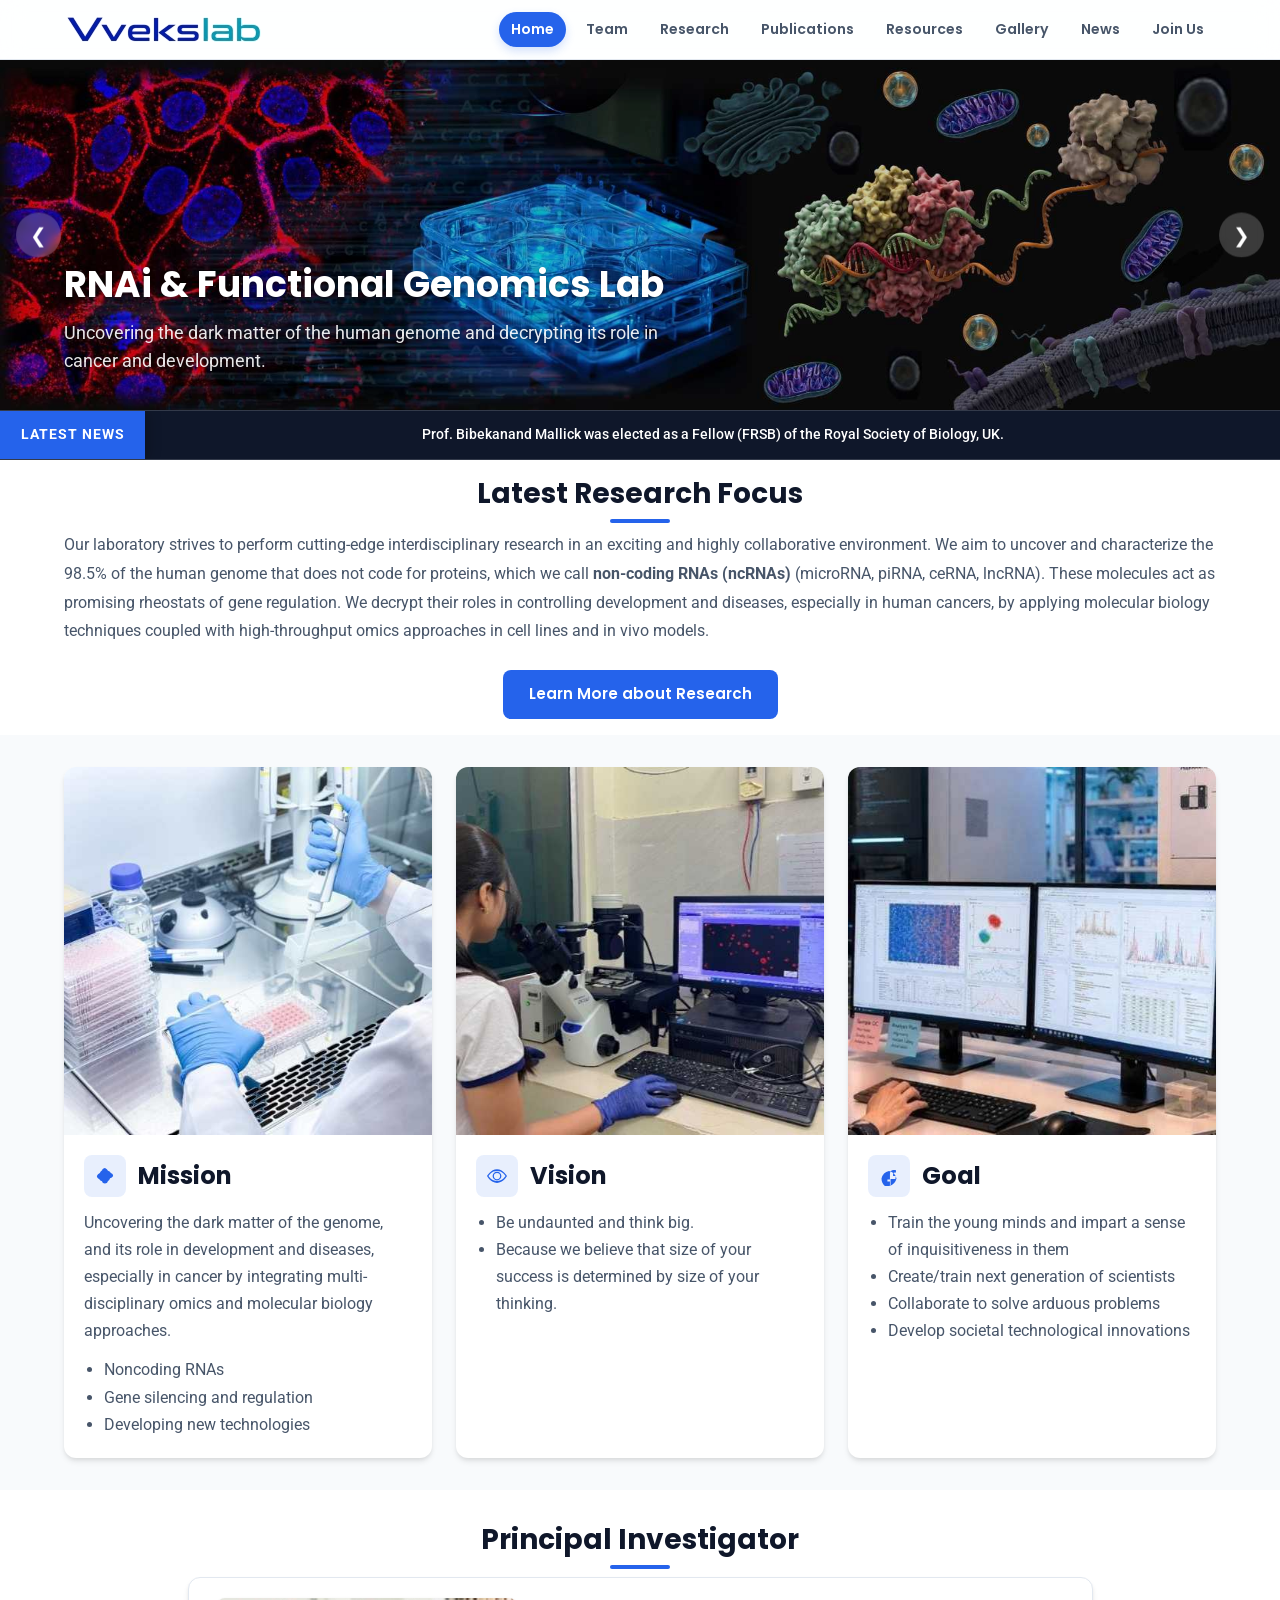
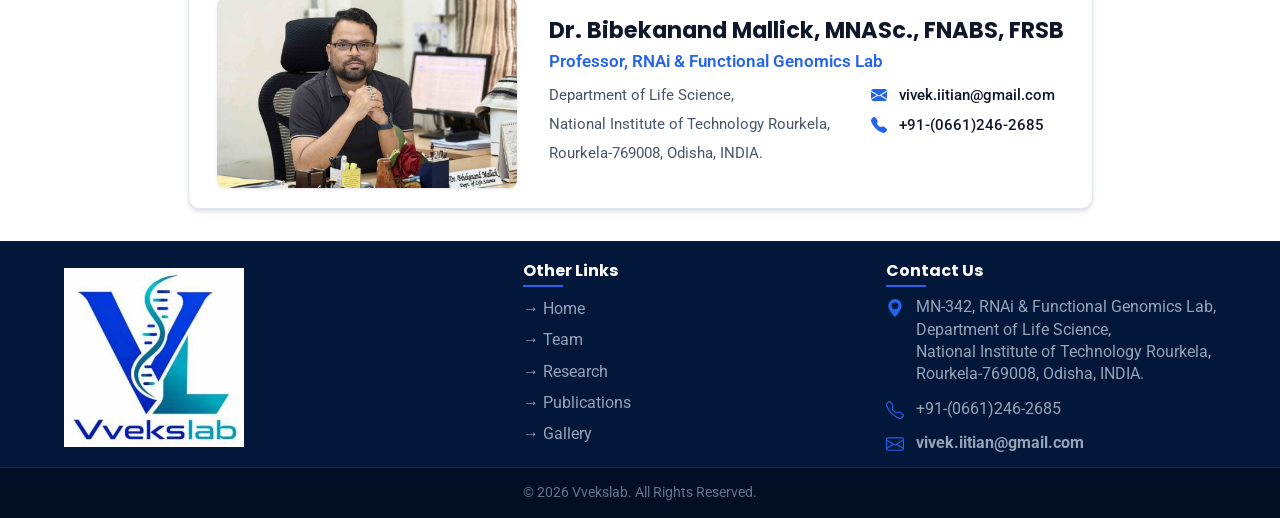
<file: index.html>
<!DOCTYPE html>
<html lang="en">

<head>
  <meta charset="UTF-8">
  <meta http-equiv="X-UA-Compatible" content="IE=edge">
  <meta name="viewport" content="width=device-width, initial-scale=1.0">
  <title>Vvekslab | RNAi & Functional Genomics Lab</title>

  <!-- Primary Meta Tags -->
  <meta name="title" content="Vvekslab | RNAi & Functional Genomics Lab">
  <meta name="description" content="Welcome to Vvekslab, the RNAi & Functional Genomics research laboratory. We investigate gene silencing mechanisms, non-coding RNA, genomics, and cellular pathways.">
  <meta name="keywords" content="Vvekslab, RNAi, Functional Genomics, Gene Silencing, Molecular Biology, Genetics, RNA Interference, Research Lab">
  <meta name="author" content="Vvekslab - RNAi & Functional Genomics Lab">
  <meta name="robots" content="index, follow">

  <!-- Canonical Link -->
  <link rel="canonical" href="https://www.vvekslab.in/">

  <!-- Open Graph / Facebook / WhatsApp -->
  <meta property="og:type" content="website">
  <meta property="og:url" content="https://www.vvekslab.in/">
  <meta property="og:title" content="Vvekslab | RNAi & Functional Genomics Lab">
  <meta property="og:description" content="Welcome to Vvekslab, the RNAi & Functional Genomics research laboratory. We investigate gene silencing mechanisms, non-coding RNA, genomics, and cellular pathways.">
  <meta property="og:image" content="https://www.vvekslab.in/assets/images/logo.jpg">
  <meta property="og:site_name" content="Vvekslab">

  <!-- Twitter / X -->
  <meta name="twitter:card" content="summary_large_image">
  <meta name="twitter:url" content="https://www.vvekslab.in/">
  <meta name="twitter:title" content="Vvekslab | RNAi & Functional Genomics Lab">
  <meta name="twitter:description" content="Welcome to Vvekslab, the RNAi & Functional Genomics research laboratory. We investigate gene silencing mechanisms, non-coding RNA, genomics, and cellular pathways.">
  <meta name="twitter:image" content="https://www.vvekslab.in/assets/images/logo.jpg">

  <!-- Favicon -->
  <link rel="shortcut icon" href="./assets/images/logo.jpg" type="image/jpeg">

  <!-- Fonts -->
  <link rel="preconnect" href="https://fonts.googleapis.com">
  <link rel="preconnect" href="https://fonts.gstatic.com" crossorigin>
  <link
    href="https://fonts.googleapis.com/css2?family=Poppins:wght@500;600;700;800&family=Roboto:wght@400;500;700&display=swap"
    rel="stylesheet">

  <!-- Main Stylesheet -->
  <link rel="stylesheet" href="./assets/css/style.css">

  <!-- JSON-LD Structured Data -->
  <script type="application/ld+json">
  {
    "@context": "https://schema.org",
    "@type": "ResearchOrganization",
    "name": "Vvekslab",
    "alternateName": "RNAi & Functional Genomics Lab",
    "url": "https://www.vvekslab.in/",
    "logo": "https://www.vvekslab.in/assets/images/logo.jpg",
    "description": "Research laboratory focusing on RNA interference, gene silencing mechanisms, and functional genomics."
  }
  </script>
</head>

<body id="top">

  <!-- Header -->
  <header class="header" data-header>
    <div class="container header-container">
      <a href="index.html" class="logo">
        <img src="./assets/images/vvekslab_text.png" alt="Vvekslab Logo">
      </a>

      <nav class="navbar" data-navbar>
        <ul class="navbar-list">
          <li><a href="index.html" class="navbar-link active">Home</a></li>
          <li class="dropdown">
            <a href="team.html" class="navbar-link dropdown-toggle" style="cursor: pointer;">Team</a>
            <div class="dropdown-content">
              <a href="team.html">Current Lab Members</a>
              <a href="alumni.html">Lab Alumni</a>
            </div>
          </li>
          <li><a href="research.html" class="navbar-link ">Research</a></li>
          <li><a href="publications.html" class="navbar-link ">Publications</a></li>
          <li><a href="resources.html" class="navbar-link ">Resources</a></li>
          <li><a href="gallery.html" class="navbar-link ">Gallery</a></li>
          <li><a href="news.html" class="navbar-link ">News</a></li>
          <li><a href="joinus.html" class="navbar-link ">Join Us</a></li>
        </ul>
      </nav>

      <button class="nav-toggle-btn" aria-label="Toggle menu" data-nav-toggler>
        <svg xmlns="http://www.w3.org/2000/svg" width="24" height="24" fill="currentColor" class="bi bi-list"
          viewBox="0 0 16 16">
          <path fill-rule="evenodd"
            d="M2.5 12a.5.5 0 0 1 .5-.5h10a.5.5 0 0 1 0 1H3a.5.5 0 0 1-.5-.5zm0-4a.5.5 0 0 1 .5-.5h10a.5.5 0 0 1 0 1H3a.5.5 0 0 1-.5-.5zm0-4a.5.5 0 0 1 .5-.5h10a.5.5 0 0 1 0 1H3a.5.5 0 0 1-.5-.5z" />
        </svg>
      </button>
    </div>
  </header>

  <!-- Carousel Hero Section -->
  <section class="hero-carousel">
    <div class="carousel-inner">
      <div class="carousel-item">
        <img src="assets/images/homepage/carousel_1.jpg" alt="Lab Research">
        <div class="carousel-caption">
          <h2>RNAi & Functional Genomics Lab</h2>
          <p>Uncovering the dark matter of the human genome and decrypting its role in cancer and development.</p>
        </div>
      </div>
      <div class="carousel-item">
        <img src="assets/images/homepage/carousel_2.jpg" alt="Computational Biology">
        <div class="carousel-caption">
          <h2>Cutting-Edge Research</h2>
          <p>Performing interdisciplinary studies by coupling molecular techniques with high-throughput omics.</p>
        </div>
      </div>
      <div class="carousel-item">
        <img src="assets/images/homepage/carousel_3.jpg" alt="Lab Members Work">
        <div class="carousel-caption">
          <h2>State-of-the-Art Facility</h2>
          <p>Nurturing young minds at the Department of Life Science, National Institute of Technology, Rourkela.</p>
        </div>
      </div>
      <div class="carousel-item">
        <img src="assets/images/homepage/carousel_4.jpg" alt="Lab Environment">
        <div class="carousel-caption">
          <h2>Join Our Journey</h2>
          <p>Training the next generation of scientists to solve complex molecular biology problems.</p>
        </div>
      </div>
    </div>
    <button class="carousel-btn prev" aria-label="Previous image">&#10094;</button>
    <button class="carousel-btn next" aria-label="Next image">&#10095;</button>
  </section>

  <!-- Ticker Banner with Static News Badge -->
  <a href="news.html" class="announcement-ticker" title="View all news">
    <div class="ticker-badge">LATEST NEWS</div>
    <div class="ticker-scroll-area">
      <div class="ticker-wrap">
        <div class="ticker-item">Prof. Bibekanand Mallick was elected as a Fellow (FRSB) of the Royal Society of
          Biology, UK.</div>
        <div class="ticker-item">Serving as Editor of Communications Biology (Nature Portfolio Journal).</div>
        <div class="ticker-item">Recent research on oral cancer published in the journal "BBA Gene Regulatory
          Mechanism".</div>
          <div class="ticker-item">New patent: Design, Synthesis, and Formulation of a Cotarnine derivative for Oral Cancer therapy.
        </div>
        </div>
      </div>
    </div>
  </a>

  <!-- Latest Research Section -->
  <section class="section section-bg" style="padding-top: 1rem; padding-bottom: 1rem;">
    <div class="container">
      <h2 class="section-title" style="font-size: 1.75rem;">Latest Research Focus</h2>
      <p class="text-muted" style="font-size: 1rem; line-height: 1.8; margin-bottom: 1.5rem;">
        Our laboratory strives to perform cutting-edge interdisciplinary research in an exciting and highly
        collaborative environment. We aim to uncover and characterize the 98.5% of the human genome that does not code
        for proteins, which we call <strong>non-coding RNAs (ncRNAs)</strong> (microRNA, piRNA, ceRNA, lncRNA).
        These molecules act as promising rheostats of gene regulation. We decrypt their roles in controlling development
        and diseases, especially in human cancers, by applying molecular biology techniques coupled with high-throughput
        omics approaches in cell lines and in vivo models.
      </p>
      <div style="display: flex; justify-content: center;">
        <a href="research.html" id="learn-more-research-btn" class="btn btn-primary"
          style="padding: 10px 24px; font-size: 0.95rem;">Learn More about
          Research</a>
      </div>
    </div>
  </section>

  <!-- Mission & Vision Section -->
  <section class="section">
    <div class="container">
      <div class="mvg-grid">

        <!-- Mission Card -->
        <div class="mvg-card">
          <div class="mvg-card-img">
            <img src="assets/images/homepage/mission.jpg" alt="Mission Illustration">
          </div>
          <div class="mvg-card-body">
            <div style="display: flex; align-items: center; gap: 0.75rem; margin-bottom: 0.75rem;">
              <div
                style="background-color: rgba(37, 99, 235, 0.1); color: var(--accent-color); width: 42px; height: 42px; border-radius: var(--radius-md); display: flex; align-items: center; justify-content: center; flex-shrink: 0;">
                <svg xmlns="http://www.w3.org/2000/svg" width="20" height="20" fill="currentColor"
                  class="bi bi-shield-check" viewBox="0 0 16 16">
                  <path
                    d="M8 1.5c-1.117 0-2.072.75-2.316 1.808a3.992 3.992 0 0 0-1.808 2.316A3.991 3.991 0 0 0 1.5 8c0 1.117.75 2.072 1.808 2.316a3.992 3.992 0 0 0 2.316 1.808c.244 1.058 1.2 1.808 2.316 1.808 1.117 0 2.072-.75 2.316-1.808a3.992 3.992 0 0 0 1.808-2.316A3.99 3.99 0 0 0 14.5 8c0-1.117-.75-2.072-1.808-2.316a3.992 3.992 0 0 0-2.316-1.808A3.993 3.993 0 0 0 8 1.5z" />
                </svg>
              </div>
              <h3 style="font-size: 1.5rem; margin: 0;">Mission</h3>
            </div>
            <p class="text-muted" style="font-size: 1rem; line-height: 1.7; margin-bottom: 0.75rem;">Uncovering the dark
              matter of the genome, and its role in development and diseases, especially in cancer by integrating
              multi-disciplinary omics and molecular biology approaches.</p>
            <ul class="text-muted"
              style="padding-left: 1.25rem; list-style: disc; font-size: 1rem; line-height: 1.7; margin-bottom: 0;">
              <li>Noncoding RNAs</li>
              <li>Gene silencing and regulation</li>
              <li>Developing new technologies</li>
            </ul>
          </div>
        </div>

        <!-- Vision Card -->
        <div class="mvg-card">
          <div class="mvg-card-img">
            <img src="assets/images/homepage/vision.jpg" alt="Vision Illustration">
          </div>
          <div class="mvg-card-body">
            <div style="display: flex; align-items: center; gap: 0.75rem; margin-bottom: 0.75rem;">
              <div
                style="background-color: rgba(37, 99, 235, 0.1); color: var(--accent-color); width: 42px; height: 42px; border-radius: var(--radius-md); display: flex; align-items: center; justify-content: center; flex-shrink: 0;">
                <svg xmlns="http://www.w3.org/2000/svg" width="20" height="20" fill="currentColor" class="bi bi-eye"
                  viewBox="0 0 16 16">
                  <path
                    d="M16 8s-3-5.5-8-5.5S0 8 0 8s3 5.5 8 5.5S16 8 16 8zM1.173 8a13.133 13.133 0 0 1 1.66-2.043C4.12 4.668 5.88 4 8 4s3.88.668 5.167 1.957A13.133 13.133 0 0 1 14.828 8c-.058.087-.122.183-.195.288-.335.48-.83 1.12-1.465 1.755C11.879 11.332 10.119 12 8 12s-3.879-.668-5.168-1.957A13.133 13.133 0 0 1 1.172 8z" />
                  <path d="M8 5.5a2.5 2.5 0 1 0 0 5 2.5 2.5 0 0 0 0-5zM4.5 8a3.5 3.5 0 1 1 7 0 3.5 3.5 0 0 1-7 0z" />
                </svg>
              </div>
              <h3 style="font-size: 1.5rem; margin: 0;">Vision</h3>
            </div>
            <ul class="text-muted"
              style="padding-left: 1.25rem; list-style: disc; font-size: 1rem; line-height: 1.7; margin-bottom: 0;">
              <li>Be undaunted and think big.</li>
              <li>Because we believe that size of your success is determined by size of your thinking.</li>
            </ul>
          </div>
        </div>

        <!-- Goals Card -->
        <div class="mvg-card">
          <div class="mvg-card-img">
            <img src="assets/images/homepage/goal.jpg" alt="Goals Illustration">
          </div>
          <div class="mvg-card-body">
            <div style="display: flex; align-items: center; gap: 0.75rem; margin-bottom: 0.75rem;">
              <div
                style="background-color: rgba(37, 99, 235, 0.1); color: var(--accent-color); width: 42px; height: 42px; border-radius: var(--radius-md); display: flex; align-items: center; justify-content: center; flex-shrink: 0;">
                <svg xmlns="http://www.w3.org/2000/svg" width="20" height="20" fill="currentColor" class="bi bi-compass"
                  viewBox="0 0 16 16">
                  <path
                    d="M8 16.016a7.969 7.969 0 0 0 6-6.016 7.968 7.968 0 0 0-6-6.016 7.968 7.968 0 0 0-6 6.016c0 4.025 2.935 7.359 6.75 7.951v-5.625h-2.03v-1.562h2.03V6.275c0-2.017 1.195-3.131 3.022-3.131.876 0 1.791.157 1.791.157v1.98h-1.009c-.993 0-1.303.621-1.303 1.258v1.51h2.218l-.354 2.326H9.25v5.625z" />
                </svg>
              </div>
              <h3 style="font-size: 1.5rem; margin: 0;">Goal</h3>
            </div>
            <ul class="text-muted"
              style="padding-left: 1.25rem; list-style: disc; font-size: 1rem; line-height: 1.7; margin-bottom: 0;">
              <li>Train the young minds and impart a sense of inquisitiveness in them</li>
              <li>Create/train next generation of scientists</li>
              <li>Collaborate to solve arduous problems</li>
              <li>Develop societal technological innovations</li>
            </ul>
          </div>
        </div>

      </div>
    </div>
  </section>

  <!-- Principal Investigator Profile Card -->
  <section class="section section-bg">
    <div class="container">
      <h2 class="section-title" style="font-size: 1.75rem;">Principal Investigator</h2>
      <div class="pi-card">
        <div>
          <img src="./assets/images/homepage/pi_wide.jpg" alt="Dr. Bibekanand Mallick" class="pi-img">
        </div>
        <div class="pi-info">
          <h3>Dr. Bibekanand Mallick, MNASc., FNABS, FRSB</h3>
          <p class="subtitle">Professor, RNAi & Functional Genomics Lab</p>
          <div class="pi-info-columns">
            <div class="pi-details" style="margin: 0;">
              <p>Department of Life Science,</p>
              <p>National Institute of Technology Rourkela,</p>
              <p>Rourkela-769008, Odisha, INDIA.</p>
            </div>
            <div class="contact-links-list">
              <div class="contact-link-item">
                <svg xmlns="http://www.w3.org/2000/svg" width="16" height="16" fill="currentColor"
                  class="bi bi-envelope-fill" viewBox="0 0 16 16">
                  <path
                    d="M.05 3.555A2 2 0 0 1 2 2h12a2 2 0 0 1 1.95 1.555L8 8.414.05 3.555zM0 4.697v7.104l5.803-3.558L0 4.697zm.192 8.159 6.57-4.027L8 9.586l1.239-.757.192.119 6.57 4.027A2 2 0 0 1 14 14H2a2 2 0 0 1-1.808-1.144zM16 11.801V4.697l-5.803 3.546L16 11.801z" />
                </svg>
                <a href="mailto:vivek.iitian@gmail.com">vivek.iitian@gmail.com</a>
              </div>
              <div class="contact-link-item">
                <svg xmlns="http://www.w3.org/2000/svg" width="16" height="16" fill="currentColor"
                  class="bi bi-telephone-fill" viewBox="0 0 16 16">
                  <path fill-rule="evenodd"
                    d="M1.885.511a1.745 1.745 0 0 1 2.61.163L6.29 2.98c.329.423.445.974.315 1.494l-.547 2.19a.678.678 0 0 0 .178.643l2.457 2.457a.678.678 0 0 0 .644.178l2.189-.547a1.745 1.745 0 0 1 1.494.315l2.306 1.794c.829.645.905 1.87.163 2.611l-1.034 1.034c-.74.74-1.846 1.065-2.877.702a18.634 18.634 0 0 1-7.01-4.42 18.634 18.634 0 0 1-4.42-7.009c-.362-1.03-.037-2.137.703-2.877L1.885.511z" />
                </svg>
                <a href="tel:+916612462685">+91-(0661)246-2685</a>
              </div>
            </div>
          </div>
        </div>
      </div>
    </div>
  </section>



  <!-- Footer -->
  <footer class="footer">
    <div class="container footer-grid">
      <div class="footer-col">
        <img src="assets/images/footer_logo.jpg" alt="Vvekslab Logo" class="footer-logo">
      </div>
      <div class="footer-col">
        <h3>Other Links</h3>
        <ul class="footer-links-list">
          <li><a href="index.html" class="footer-link-item">&rarr; Home</a></li>
          <li><a href="team.html" class="footer-link-item">&rarr; Team</a></li>
          <li><a href="research.html" class="footer-link-item">&rarr; Research</a></li>
          <li><a href="publications.html" class="footer-link-item">&rarr; Publications</a></li>
          <li><a href="gallery.html" class="footer-link-item">&rarr; Gallery</a></li>
        </ul>
      </div>
      <div class="footer-col">
        <h3>Contact Us</h3>
        <ul class="footer-links-list">
          <li class="footer-contact-item">
            <svg xmlns="http://www.w3.org/2000/svg" width="18" height="18" fill="currentColor" class="bi bi-geo-alt"
              viewBox="0 0 16 16">
              <path d="M8 16s6-5.686 6-10A6 6 0 0 0 2 6c0 4.314 6 10 6 10zm0-7a3 3 0 1 1 0-6 3 3 0 0 1 0 6z" />
            </svg>
            <span>MN-342, RNAi & Functional Genomics Lab,<br>Department of Life Science,<br>National Institute of
              Technology
              Rourkela,<br>Rourkela-769008, Odisha, INDIA.</span>
          </li>
          <li class="footer-contact-item">
            <svg xmlns="http://www.w3.org/2000/svg" width="18" height="18" fill="currentColor" class="bi bi-telephone"
              viewBox="0 0 16 16">
              <path
                d="M3.654 1.328a.678.678 0 0 0-1.015-.063L1.605 2.3c-.483.484-.661 1.169-.45 1.77a17.568 17.568 0 0 0 4.168 6.608 17.569 17.569 0 0 0 6.608 4.168c.601.211 1.286.033 1.77-.45l1.034-1.034a.678.678 0 0 0-.063-1.015l-2.307-1.794a.678.678 0 0 0-.58-.122l-2.19.547a1.745 1.745 0 0 1-1.657-.459L5.482 8.062a1.745 1.745 0 0 1-.46-1.657l.548-2.19a.678.678 0 0 0-.122-.58L3.654 1.328zM1.884.511a1.745 1.745 0 0 1 2.61.163L6.29 2.98c.329.423.445.974.315 1.494l-.547 2.19a.678.678 0 0 0 .178.643l2.457 2.457a.678.678 0 0 0 .644.178l2.189-.547a1.745 1.745 0 0 1 1.494.315l2.306 1.794c.829.645.905 1.87.163 2.611l-1.034 1.034c-.74.74-1.846 1.065-2.877.702a18.634 18.634 0 0 1-7.01-4.42 18.634 18.634 0 0 1-4.42-7.009c-.362-1.03-.037-2.137.703-2.877L1.885.511z" />
            </svg>
            <span>+91-(0661)246-2685</span>
          </li>
          <li class="footer-contact-item">
            <svg xmlns="http://www.w3.org/2000/svg" width="18" height="18" fill="currentColor" class="bi bi-envelope"
              viewBox="0 0 16 16">
              <path
                d="M0 4a2 2 0 0 1 2-2h12a2 2 0 0 1 2 2v8a2 2 0 0 1-2 2H2a2 2 0 0 1-2-2V4Zm2-1a1 1 0 0 0-1 1v.217l7 4.2 7-4.2V4a1 1 0 0 0-1-1H2Zm13 2.383-4.708 2.825L15 11.105V5.383Zm-.034 6.876-5.64-3.471L8 9.583l-1.326-.795-5.64 3.47A1 1 0 0 0 2 13h12a1 1 0 0 0 .966-.741ZM1 11.105l4.708-2.897L1 5.383v5.722Z" />
            </svg>
            <a href="mailto:vivek.iitian@gmail.com"
              style="text-decoration: none; color: inherit; font-weight: bold;">vivek.iitian@gmail.com</a>
          </li>
        </ul>
      </div>
    </div>
    <div class="footer-bottom">
      <div class="container">
        <p class="copyright">&copy; <span id="year"></span> Vvekslab. All Rights Reserved.</p>
      </div>
    </div>
    <script>
      document.getElementById('year').textContent = new Date().getFullYear();
    </script>
  </footer>

  <!-- Scroll Top Button -->
  <a href="#top" class="back-top-btn" aria-label="back to top" data-back-top-btn>
    <svg xmlns="http://www.w3.org/2000/svg" width="20" height="20" fill="currentColor" class="bi bi-chevron-up"
      viewBox="0 0 16 16">
      <path fill-rule="evenodd"
        d="M7.646 4.646a.5.5 0 0 1 .708 0l6 6a.5.5 0 0 1-.708.708L8 5.707l-5.646 5.647a.5.5 0 0 1-.708-.708l6-6z" />
    </svg>
  </a>

  <!-- JS Scripts -->
  <script src="./assets/js/script.js" defer></script>
</body>

</html>
</file>
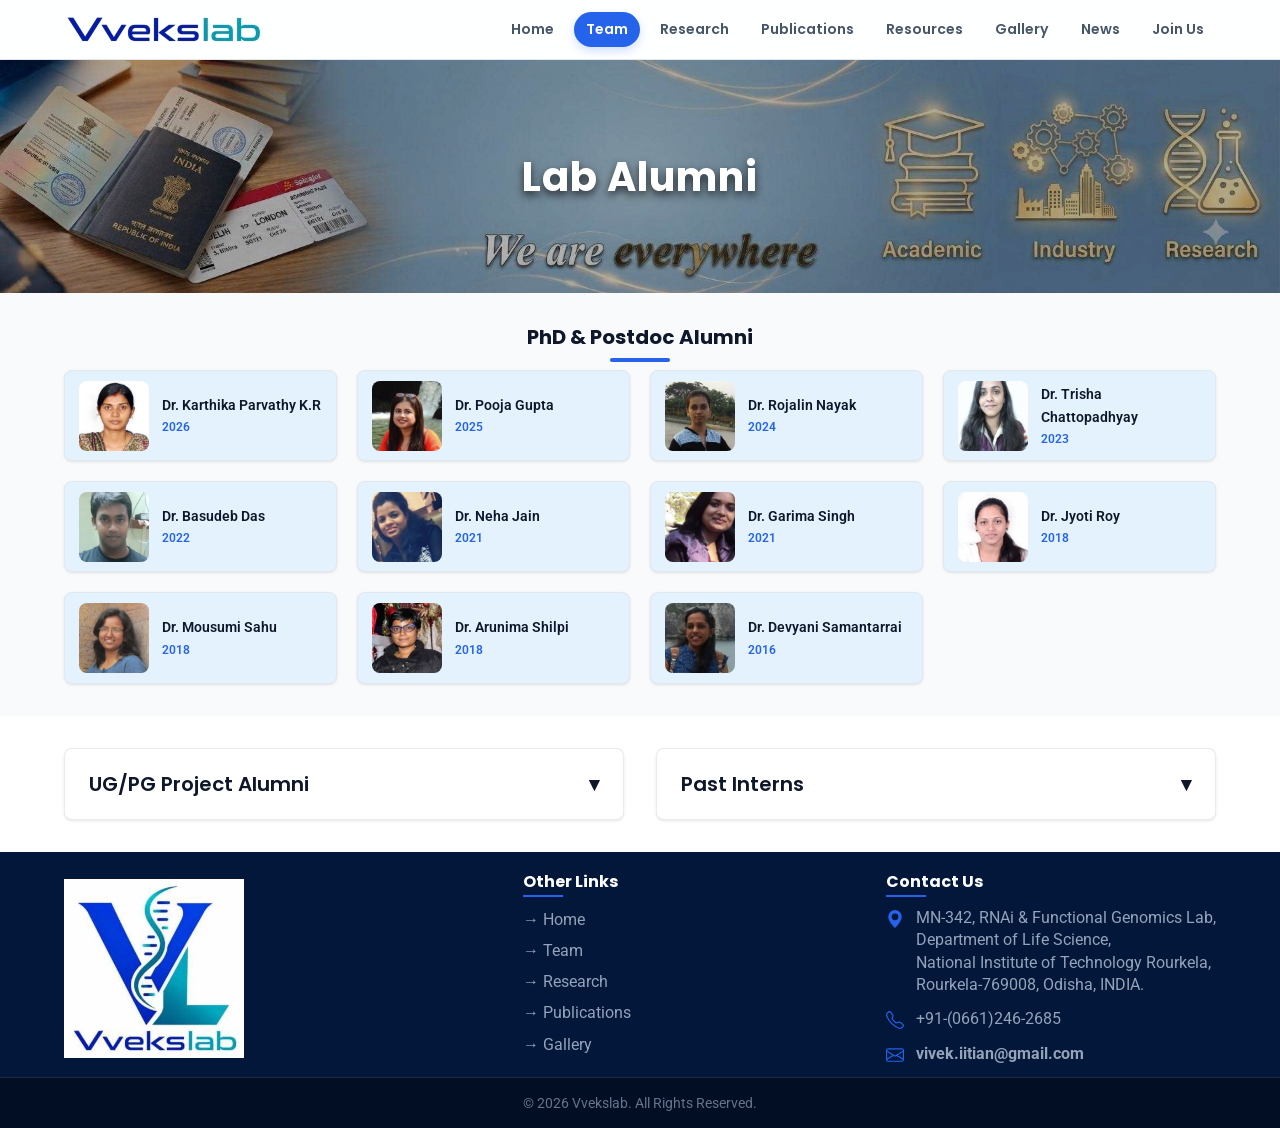
<file: alumni.html>
<!DOCTYPE html>
<html lang="en">

<head>
  <meta charset="UTF-8">
  <meta http-equiv="X-UA-Compatible" content="IE=edge">
  <meta name="viewport" content="width=device-width, initial-scale=1.0">
  <title>Lab Alumni | Vvekslab</title>

  <!-- Primary Meta Tags -->
  <meta name="title" content="Lab Alumni | Vvekslab">
  <meta name="description" content="Discover the former lab members, research scholars, postdocs, and alumni of Vvekslab (RNAi & Functional Genomics Lab) and their current affiliations.">
  <meta name="keywords" content="Vvekslab Alumni, Former Lab Members, Researchers, Postdocs, Research Scholars, RNAi Alumni">
  <meta name="author" content="Vvekslab - RNAi & Functional Genomics Lab">
  <meta name="robots" content="index, follow">

  <!-- Canonical Link -->
  <link rel="canonical" href="https://www.vvekslab.in/alumni.html">

  <!-- Open Graph / Facebook / WhatsApp -->
  <meta property="og:type" content="website">
  <meta property="og:url" content="https://www.vvekslab.in/alumni.html">
  <meta property="og:title" content="Lab Alumni | Vvekslab">
  <meta property="og:description" content="Discover the former lab members, research scholars, postdocs, and alumni of Vvekslab (RNAi & Functional Genomics Lab) and their current affiliations.">
  <meta property="og:image" content="https://www.vvekslab.in/assets/images/logo.jpg">
  <meta property="og:site_name" content="Vvekslab">

  <!-- Twitter / X -->
  <meta name="twitter:card" content="summary_large_image">
  <meta name="twitter:url" content="https://www.vvekslab.in/alumni.html">
  <meta name="twitter:title" content="Lab Alumni | Vvekslab">
  <meta name="twitter:description" content="Discover the former lab members, research scholars, postdocs, and alumni of Vvekslab (RNAi & Functional Genomics Lab) and their current affiliations.">
  <meta name="twitter:image" content="https://www.vvekslab.in/assets/images/logo.jpg">

  <!-- Favicon -->
  <link rel="shortcut icon" href="./assets/images/logo.jpg" type="image/jpeg">

  <!-- Fonts -->
  <link rel="preconnect" href="https://fonts.googleapis.com">
  <link rel="preconnect" href="https://fonts.gstatic.com" crossorigin>
  <link
    href="https://fonts.googleapis.com/css2?family=Poppins:wght@500;600;700;800&family=Roboto:wght@400;500;700&display=swap"
    rel="stylesheet">

  <!-- Main Stylesheet -->
  <link rel="stylesheet" href="./assets/css/style.css">

  <!-- JSON-LD Structured Data -->
  <script type="application/ld+json">
  {
    "@context": "https://schema.org",
    "@type": "WebPage",
    "name": "Lab Alumni - Vvekslab",
    "url": "https://www.vvekslab.in/alumni.html",
    "description": "Directory of former researchers and alumni of Vvekslab."
  }
  </script>
</head>

<body id="top">
  <!-- Header -->
  <header class="header" data-header>
    <div class="container header-container">
      <a href="index.html" class="logo">
        <img src="./assets/images/vvekslab_text.png" alt="Vvekslab Logo">
      </a>

      <nav class="navbar" data-navbar>
        <ul class="navbar-list">
          <li><a href="index.html" class="navbar-link ">Home</a></li>
          <li class="dropdown">
            <a href="team.html" class="navbar-link dropdown-toggle active" style="cursor: pointer;">Team</a>
            <div class="dropdown-content">
              <a href="team.html">Current Lab Members</a>
              <a href="alumni.html" class="active">Lab Alumni</a>
            </div>
          </li>
          <li><a href="research.html" class="navbar-link ">Research</a></li>
          <li><a href="publications.html" class="navbar-link ">Publications</a></li>
          <li><a href="resources.html" class="navbar-link ">Resources</a></li>
          <li><a href="gallery.html" class="navbar-link ">Gallery</a></li>
          <li><a href="news.html" class="navbar-link ">News</a></li>
          <li><a href="joinus.html" class="navbar-link ">Join Us</a></li>
        </ul>
      </nav>

      <button class="nav-toggle-btn" aria-label="Toggle menu" data-nav-toggler>
        <svg xmlns="http://www.w3.org/2000/svg" width="24" height="24" fill="currentColor" class="bi bi-list"
          viewBox="0 0 16 16">
          <path fill-rule="evenodd"
            d="M2.5 12a.5.5 0 0 1 .5-.5h10a.5.5 0 0 1 0 1H3a.5.5 0 0 1-.5-.5zm0-4a.5.5 0 0 1 .5-.5h10a.5.5 0 0 1 0 1H3a.5.5 0 0 1-.5-.5zm0-4a.5.5 0 0 1 .5-.5h10a.5.5 0 0 1 0 1H3a.5.5 0 0 1-.5-.5z" />
        </svg>
      </button>
    </div>
  </header>
  <!-- Page Header & Banner -->
  <section class="page-banner"
    style="position: relative; width: 100%; height: 233px; overflow: hidden; background-color: var(--primary-color); display: flex; align-items: center; justify-content: center;">
    <!-- Recommended image size: 1920x233 pixels -->
    <img src="assets/images/team/alumni/alumi_banner.jpg" alt="Doctoral & Post Doctoral Students Banner"
      style="position: absolute; top: 0; left: 0; width: 100%; height: 100%; object-fit: cover; filter: brightness(0.7); z-index: 1;"
      onerror="this.style.display='none'">
    <div class="container" style="position: relative; z-index: 2; text-align: center;">
      <h1 class="h1"
        style="color: var(--bg-white); font-size: 2.5rem; text-shadow: 0 4px 8px rgba(0,0,0,0.7); margin: 0; letter-spacing: 1px;">
        Lab Alumni</h1>
    </div>
  </section>
  <!-- Doctoral & Post Doctoral Students Section -->
  <section class="section">
    <div class="container">
      <h2 class="section-title" style="font-size: 1.25rem;"> PhD & Postdoc Alumni</h2>
      <div class="grid grid-4" style="gap: 1.25rem;">

        <div class="alumni-card" style="background-color: #e3f2fd;">
          <img src="./assets/images/team/alumni/kartika.jpg" alt="Dr. Karthika Parvathy K.R" class="alumni-avatar">
          <div>
            <div class="alumni-name">Dr. Karthika Parvathy K.R</div>
            <div class="alumni-year">2026</div>
          </div>
        </div>

        <div class="alumni-card" style="background-color: #e3f2fd;">
          <img src="./assets/images/team/alumni/pooja.jpg" alt="Dr. Puja Gupta" class="alumni-avatar">
          <div>
            <div class="alumni-name">Dr. Pooja Gupta</div>
            <div class="alumni-year">2025</div>
          </div>
        </div>

        <div class="alumni-card" style="background-color: #e3f2fd;">
          <img src="./assets/images/team/alumni/rojalin.jpg" alt="Dr. Rojalin Nayak" class="alumni-avatar">
          <div>
            <div class="alumni-name">Dr. Rojalin Nayak</div>
            <div class="alumni-year">2024</div>
          </div>
        </div>

        <div class="alumni-card" style="background-color: #e3f2fd;">
          <img src="./assets/images/team/alumni/trisha.jpg" alt="Dr. Trisha Chattopadhyay" class="alumni-avatar">
          <div>
            <div class="alumni-name">Dr. Trisha Chattopadhyay</div>
            <div class="alumni-year">2023</div>
          </div>
        </div>

        <div class="alumni-card" style="background-color: #e3f2fd;">
          <img src="./assets/images/team/alumni/basudev.jpg" alt="Dr. Basudeb Das" class="alumni-avatar">
          <div>
            <div class="alumni-name">Dr. Basudeb Das</div>
            <div class="alumni-year">2022</div>
          </div>
        </div>

        <div class="alumni-card" style="background-color: #e3f2fd;">
          <img src="./assets/images/team/alumni/neha.jpg" alt="Dr. Neha Jain" class="alumni-avatar">
          <div>
            <div class="alumni-name">Dr. Neha Jain</div>
            <div class="alumni-year">2021</div>
          </div>
        </div>

        <div class="alumni-card" style="background-color: #e3f2fd;">
          <img src="./assets/images/team/alumni/garima.jpg" alt="Dr. Garima Singh" class="alumni-avatar">
          <div>
            <div class="alumni-name">Dr. Garima Singh</div>
            <div class="alumni-year">2021</div>
          </div>
        </div>

        <div class="alumni-card" style="background-color: #e3f2fd;">
          <img src="./assets/images/team/alumni/jyoti.jpg" alt="Dr. Jyoti Roy" class="alumni-avatar">
          <div>
            <div class="alumni-name">Dr. Jyoti Roy</div>
            <div class="alumni-year">2018</div>
          </div>
        </div>

        <div class="alumni-card" style="background-color: #e3f2fd;">
          <img src="./assets/images/team/alumni/mousumi.jpg" alt="Dr. Mousumi Sahu" class="alumni-avatar">
          <div>
            <div class="alumni-name">Dr. Mousumi Sahu</div>
            <div class="alumni-year">2018</div>
          </div>
        </div>

        <div class="alumni-card" style="background-color: #e3f2fd;">
          <img src="./assets/images/team/alumni/arunima.jpg" alt="Dr. Arunima Shilpi" class="alumni-avatar">
          <div>
            <div class="alumni-name">Dr. Arunima Shilpi</div>
            <div class="alumni-year">2018</div>
          </div>
        </div>

        <div class="alumni-card" style="background-color: #e3f2fd;">
          <img src="./assets/images/team/alumni/devyani.jpg" alt="Dr. Devyani Samantarrai" class="alumni-avatar">
          <div>
            <div class="alumni-name">Dr. Devyani Samantarrai</div>
            <div class="alumni-year">2016</div>
          </div>
        </div>

      </div>
    </div>
  </section>

  <!-- Past Project Students & Interns History -->
  <section class="section section-bg">
    <div class="container">

      <div
        style="display: grid; grid-template-columns: repeat(auto-fit, minmax(320px, 1fr)); gap: 2rem; align-items: start;">

        <!-- Left Column: Past UG/PG Project Students Dropdown -->
        <div class="accordion-item"
          style="background-color: var(--bg-white); border-radius: var(--radius-md, 8px); box-shadow: var(--shadow-sm); border: 1px solid rgba(0, 0, 0, 0.08); overflow: hidden;">
          <button class="accordion-header" style="font-size: 1.25rem; padding: 1.25rem 1.5rem;">
            <span>UG/PG Project Alumni</span>
            <span class="accordion-icon">&#9662;</span>
          </button>
          <div class="accordion-content">
            <div class="accordion-body" style="padding: 1.5rem;">
              <ul
                style="padding-left: 1.25rem; list-style: disc; line-height: 1.8; color: var(--text-muted); font-size: 0.95rem;">
                <li>Mansi Nehra, Project Student (2025 - 2026)</li>
                <li>Abhishek Kumar Patel, Project Student (2025 - 2026)</li>
                <li>Sushree Minakshi Sahu, Project Student (2025 - 2026)</li>
                <li>Mukesh Kumar Patra, Project Student (2024 - 2025)</li>
                <li>Bipasha Behura, Project Student (2024 - 2025)</li>
                <li>Bibhuti Bhusan Pradhan, Project Student (2024 - 2025)</li>
                <li>Subhajit Khan, Project Student (2024 - 2025)</li>
                <li>Yadav Akash Rambahardur, Project Student (2023 - 2024)</li>
                <li>Sohani Nayak, Project Student (2023 - 2024)</li>
                <li>Devika A J, Project Student (2022 - 2023)</li>
                <li>Saloni Garg, Project Student (2022 - 2023)</li>
                <li>Kundhanathan R, Project Student (2022 - 2023)</li>
                <li>Rakesh Kumar Bhue, Project Student (2021 - 2022)</li>
                <li>Deeksha Yadav, Project Student (2021 - 2022)</li>
                <li>Ranadeep Das, Project Student (2021 - 2022)</li>
                <li>Swapnil Sahoo, Project Student (2020 - 2021)</li>
                <li>Oindrila Sengupta, Project Student (2020 - 2021)</li>
                <li>S.S. Smita, Project Student (2020 - 2021)</li>
                <li>Ansalna Ansari, Project Student (2019 - 2020)</li>
                <li>Madhusmita Subudhi, Project Student (2019 - 2020)</li>
                <li>Srija Roy, Project Student (2019 - 2020)</li>
                <li>Swati Mohapatra, Project Student (2018 - 2019)</li>
                <li>Madhusmita Sethy, Project Student (2018 - 2019)</li>
                <li>Jyotirmayee Talapatra, Project Student (2018 - 2019)</li>
                <li>Sheetal Sahu, Project Student (2017 - 2018)</li>
                <li>Venu Pandit, Project Student (2017 - 2018)</li>
                <li>Keerthi Priya, Project Student (2017 - 2018)</li>
                <li>Arjun Arya, Project Student (2016 - 2017)</li>
                <li>Pratiti Rout, Project Student (2016 - 2017)</li>
                <li>Prasanjeet Kumar Biswas, Project Student (2015 - 2016)</li>
                <li>Rojali Sethy, Project Student (2014 - 2015)</li>
                <li>Seba Das, Project Student (2014 - 2015)</li>
                <li>Subhashree Priyadarsini, Project Student (2014 - 2015)</li>
                <li>Kalpana Das, Project Student (2013 - 2014)</li>
                <li>Pragyan Paramita Sahoo, Project Student (2013 - 2014)</li>
                <li>Jyoti Roy, Project Student (2013 - 2014)</li>
                <li>Tapaswini Singh, Project Student (2013 - 2014)</li>
                <li>Anshu Kumari, Project Student (2013 - 2014)</li>
                <li>Bibhudutta Mishra, Project Student (2012 - 2013)</li>
                <li>Subhrata Jena, Project Student (2012 - 2013)</li>
                <li>Bini Chhetri, Project Student (2012 - 2013)</li>
                <li>Mitali Rana, Project Student (2012 - 2013)</li>
              </ul>
            </div>
          </div>
        </div>

        <!-- Right Column: Past Interns Dropdown -->
        <div class="accordion-item"
          style="background-color: var(--bg-white); border-radius: var(--radius-md, 8px); box-shadow: var(--shadow-sm); border: 1px solid rgba(0, 0, 0, 0.08); overflow: hidden;">
          <button class="accordion-header" style="font-size: 1.25rem; padding: 1.25rem 1.5rem;">
            <span>Past Interns</span>
            <span class="accordion-icon">&#9662;</span>
          </button>
          <div class="accordion-content">
            <div class="accordion-body" style="padding: 1.5rem;">
              <ul
                style="padding-left: 1.25rem; list-style: disc; line-height: 1.8; color: var(--text-muted); font-size: 0.95rem;">
                <li>Roncy Patel, IASc-INSA-NASI Summer Fellow (2025)</li>
                <li>A Sarankumar, IASc-INSA-NASI Summer Fellow (2024)</li>
                <li>Shree Srinivasan, IASc-INSA-NASI Summer Fellow (2023)</li>
                <li>Piyush Porwal, IASc-INSA-NASI Summer Fellow (2022)</li>
                <li>Huda Ansari, IASc-INSA-NASI Summer Fellow (2019)</li>
                <li>Kalyani Anand, IASc-INSA-NASI Summer Fellow (2018)</li>
                <li>Satyabrata Mahakud, Project Intern (2018)</li>
                <li>Vandana Bharadia, IASc-INSA-NASI Summer Fellow (2017)</li>
                <li>Sourabh Tiwari, NNMCB Summer Intern (2016)</li>
                <li>Arpit Chandan Swain, Summer Intern (2016)</li>
                <li>Nikita Janakarajan, IASc-INSA-NASI Summer Fellow (2016)</li>
                <li>Yoshika Janapala, IASc-INSA-NASI Summer Fellow (2014)</li>
                <li>Subhra Dash, Summer Intern (2012)</li>
              </ul>
            </div>
          </div>
        </div>

      </div>
    </div>
  </section>


  <!-- Footer -->
  <footer class="footer">
    <div class="container footer-grid">
      <div class="footer-col">
        <img src="assets/images/footer_logo.jpg" alt="Vvekslab Logo" class="footer-logo">
      </div>
      <div class="footer-col">
        <h3>Other Links</h3>
        <ul class="footer-links-list">
          <li><a href="index.html" class="footer-link-item">&rarr; Home</a></li>
          <li><a href="team.html" class="footer-link-item">&rarr; Team</a></li>
          <li><a href="research.html" class="footer-link-item">&rarr; Research</a></li>
          <li><a href="publications.html" class="footer-link-item">&rarr; Publications</a></li>
          <li><a href="gallery.html" class="footer-link-item">&rarr; Gallery</a></li>
        </ul>
      </div>
      <div class="footer-col">
        <h3>Contact Us</h3>
        <ul class="footer-links-list">
          <li class="footer-contact-item">
            <svg xmlns="http://www.w3.org/2000/svg" width="18" height="18" fill="currentColor" class="bi bi-geo-alt"
              viewBox="0 0 16 16">
              <path d="M8 16s6-5.686 6-10A6 6 0 0 0 2 6c0 4.314 6 10 6 10zm0-7a3 3 0 1 1 0-6 3 3 0 0 1 0 6z" />
            </svg>
            <span>MN-342, RNAi & Functional Genomics Lab,<br>Department of Life Science,<br>National Institute of
              Technology Rourkela,<br>Rourkela-769008, Odisha, INDIA.</span>
          </li>
          <li class="footer-contact-item">
            <svg xmlns="http://www.w3.org/2000/svg" width="18" height="18" fill="currentColor" class="bi bi-telephone"
              viewBox="0 0 16 16">
              <path
                d="M3.654 1.328a.678.678 0 0 0-1.015-.063L1.605 2.3c-.483.484-.661 1.169-.45 1.77a17.568 17.568 0 0 0 4.168 6.608 17.569 17.569 0 0 0 6.608 4.168c.601.211 1.286.033 1.77-.45l1.034-1.034a.678.678 0 0 0-.063-1.015l-2.307-1.794a.678.678 0 0 0-.58-.122l-2.19.547a1.745 1.745 0 0 1-1.657-.459L5.482 8.062a1.745 1.745 0 0 1-.46-1.657l.548-2.19a.678.678 0 0 0-.122-.58L3.654 1.328zM1.884.511a1.745 1.745 0 0 1 2.61.163L6.29 2.98c.329.423.445.974.315 1.494l-.547 2.19a.678.678 0 0 0 .178.643l2.457 2.457a.678.678 0 0 0 .644.178l2.189-.547a1.745 1.745 0 0 1 1.494.315l2.306 1.794c.829.645.905 1.87.163 2.611l-1.034 1.034c-.74.74-1.846 1.065-2.877.702a18.634 18.634 0 0 1-7.01-4.42 18.634 18.634 0 0 1-4.42-7.009c-.362-1.03-.037-2.137.703-2.877L1.885.511z" />
            </svg>
            <span>+91-(0661)246-2685</span>
          </li>
          <li class="footer-contact-item">
            <svg xmlns="http://www.w3.org/2000/svg" width="18" height="18" fill="currentColor" class="bi bi-envelope"
              viewBox="0 0 16 16">
              <path
                d="M0 4a2 2 0 0 1 2-2h12a2 2 0 0 1 2 2v8a2 2 0 0 1-2 2H2a2 2 0 0 1-2-2V4Zm2-1a1 1 0 0 0-1 1v.217l7 4.2 7-4.2V4a1 1 0 0 0-1-1H2Zm13 2.383-4.708 2.825L15 11.105V5.383Zm-.034 6.876-5.64-3.471L8 9.583l-1.326-.795-5.64 3.47A1 1 0 0 0 2 13h12a1 1 0 0 0 .966-.741ZM1 11.105l4.708-2.897L1 5.383v5.722Z" />
            </svg>
            <a href="mailto:vivek.iitian@gmail.com"
              style="text-decoration: none; color: inherit; font-weight: bold;">vivek.iitian@gmail.com</a>
          </li>
        </ul>
      </div>
    </div>
    <div class="footer-bottom">
      <div class="container">
        <p class="copyright">&copy; <span id="year"></span> Vvekslab. All Rights Reserved.</p>
      </div>
    </div>
    <script>
      document.getElementById('year').textContent = new Date().getFullYear();
    </script>
  </footer>

  <!-- Scroll Top Button -->
  <a href="#top" class="back-top-btn" aria-label="back to top" data-back-top-btn>
    <svg xmlns="http://www.w3.org/2000/svg" width="20" height="20" fill="currentColor" class="bi bi-chevron-up"
      viewBox="0 0 16 16">
      <path fill-rule="evenodd"
        d="M7.646 4.646a.5.5 0 0 1 .708 0l6 6a.5.5 0 0 1-.708.708L8 5.707l-5.646 5.647a.5.5 0 0 1-.708-.708l6-6z" />
    </svg>
  </a>

  <!-- JS Scripts -->
  <link rel="stylesheet" href="https://cdnjs.cloudflare.com/ajax/libs/font-awesome/6.5.1/css/all.min.css"
    integrity="sha512-DTOQO9RWCH3ppGqcWaEA1BIZOC6xxalwEsw9c2QQeAIftl+Vegovlnee1c9QX4TctnWMn13TZye+giMm8e2LwA=="
    crossorigin="anonymous" referrerpolicy="no-referrer" />
  <script src="./assets/js/script.js" defer></script>
</body>

</html>
</file>
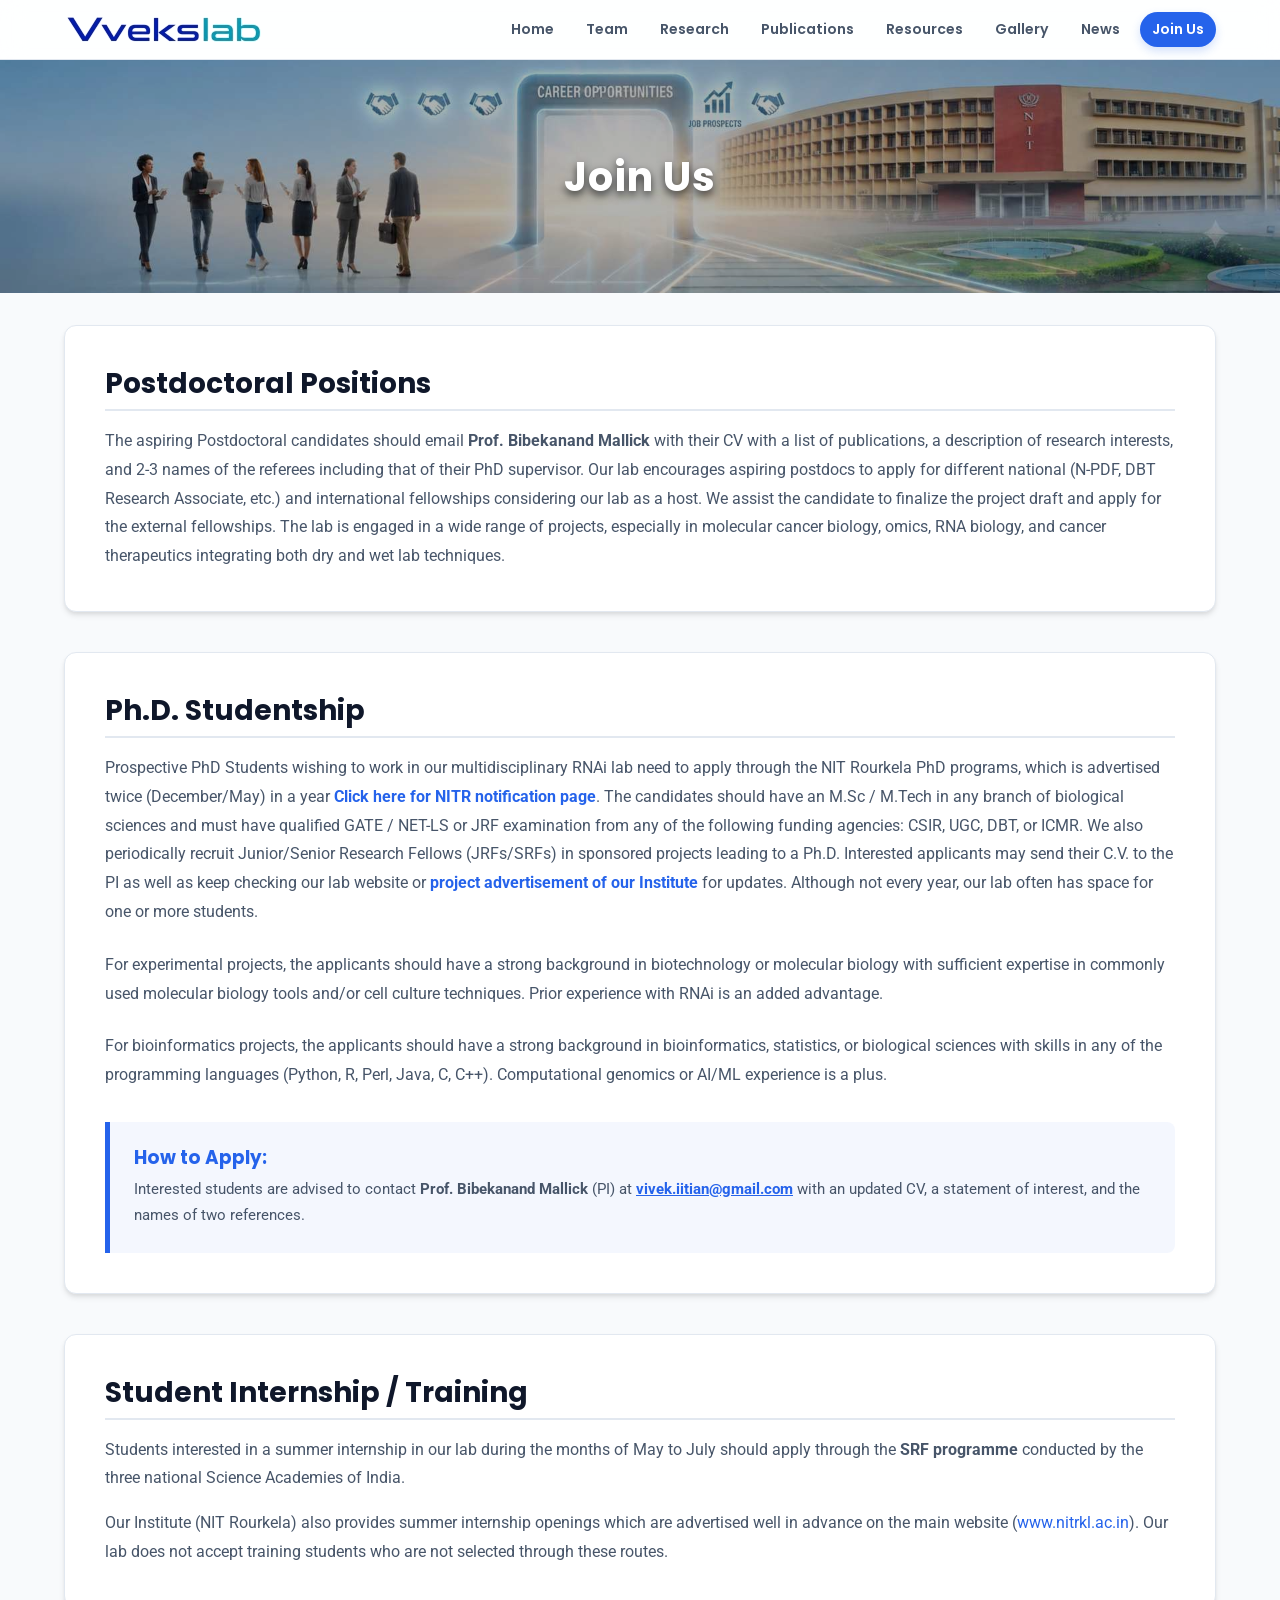
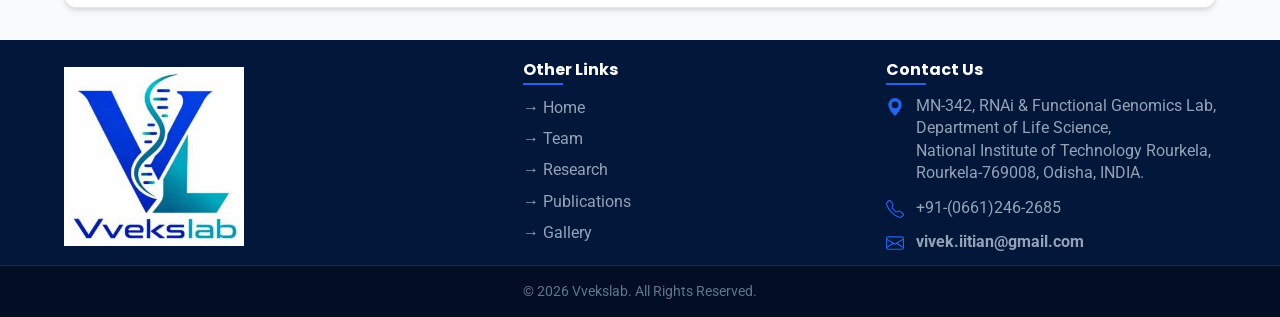
<file: joinus.html>
<!DOCTYPE html>
<html lang="en">

<head>
  <meta charset="UTF-8">
  <meta http-equiv="X-UA-Compatible" content="IE=edge">
  <meta name="viewport" content="width=device-width, initial-scale=1.0">
  <title>Join Us | Vvekslab</title>

  <!-- Primary Meta Tags -->
  <meta name="title" content="Join Us | Vvekslab">
  <meta name="description" content="Interested in joining Vvekslab? Explore PhD positions, Postdoctoral fellowships, research assistant positions, and internship opportunities in RNAi & Functional Genomics.">
  <meta name="keywords" content="Join Vvekslab, PhD Positions, Postdoctoral Fellowship, Research Internships, Genomics Jobs, RNAi Research Careers">
  <meta name="author" content="Vvekslab - RNAi & Functional Genomics Lab">
  <meta name="robots" content="index, follow">

  <!-- Canonical Link -->
  <link rel="canonical" href="https://www.vvekslab.in/joinus.html">

  <!-- Open Graph / Facebook / WhatsApp -->
  <meta property="og:type" content="website">
  <meta property="og:url" content="https://www.vvekslab.in/joinus.html">
  <meta property="og:title" content="Join Us | Vvekslab">
  <meta property="og:description" content="Interested in joining Vvekslab? Explore PhD positions, Postdoctoral fellowships, research assistant positions, and internship opportunities in RNAi & Functional Genomics.">
  <meta property="og:image" content="https://www.vvekslab.in/assets/images/logo.jpg">
  <meta property="og:site_name" content="Vvekslab">

  <!-- Twitter / X -->
  <meta name="twitter:card" content="summary_large_image">
  <meta name="twitter:url" content="https://www.vvekslab.in/joinus.html">
  <meta name="twitter:title" content="Join Us | Vvekslab">
  <meta name="twitter:description" content="Interested in joining Vvekslab? Explore PhD positions, Postdoctoral fellowships, research assistant positions, and internship opportunities in RNAi & Functional Genomics.">
  <meta name="twitter:image" content="https://www.vvekslab.in/assets/images/logo.jpg">

  <!-- Favicon -->
  <link rel="shortcut icon" href="./assets/images/logo.jpg" type="image/jpeg">

  <!-- Fonts -->
  <link rel="preconnect" href="https://fonts.googleapis.com">
  <link rel="preconnect" href="https://fonts.gstatic.com" crossorigin>
  <link
    href="https://fonts.googleapis.com/css2?family=Poppins:wght@500;600;700;800&family=Roboto:wght@400;500;700&display=swap"
    rel="stylesheet">

  <!-- Main Stylesheet -->
  <link rel="stylesheet" href="./assets/css/style.css">

  <!-- JSON-LD Structured Data -->
  <script type="application/ld+json">
  {
    "@context": "https://schema.org",
    "@type": "WebPage",
    "name": "Join Us - Vvekslab Opportunities",
    "url": "https://www.vvekslab.in/joinus.html",
    "description": "Career and research opportunities for prospective PhD students, postdocs, and interns at Vvekslab."
  }
  </script>
</head>

<body id="top">

  <!-- Header -->
  <header class="header" data-header>
    <div class="container header-container">
      <a href="index.html" class="logo">
        <img src="./assets/images/vvekslab_text.png" alt="Vvekslab Logo">
      </a>

      <nav class="navbar" data-navbar>
        <ul class="navbar-list">
          <li><a href="index.html" class="navbar-link ">Home</a></li>
          <li class="dropdown">
            <a href="team.html" class="navbar-link dropdown-toggle" style="cursor: pointer;">Team</a>
            <div class="dropdown-content">
              <a href="team.html">Current Lab Members</a>
              <a href="alumni.html">Lab Alumni</a>
            </div>
          </li>
          <li><a href="research.html" class="navbar-link ">Research</a></li>
          <li><a href="publications.html" class="navbar-link ">Publications</a></li>
          <li><a href="resources.html" class="navbar-link ">Resources</a></li>
          <li><a href="gallery.html" class="navbar-link ">Gallery</a></li>
          <li><a href="news.html" class="navbar-link ">News</a></li>
          <li><a href="joinus.html" class="navbar-link active">Join Us</a></li>
        </ul>
      </nav>

      <button class="nav-toggle-btn" aria-label="Toggle menu" data-nav-toggler>
        <svg xmlns="http://www.w3.org/2000/svg" width="24" height="24" fill="currentColor" class="bi bi-list"
          viewBox="0 0 16 16">
          <path fill-rule="evenodd"
            d="M2.5 12a.5.5 0 0 1 .5-.5h10a.5.5 0 0 1 0 1H3a.5.5 0 0 1-.5-.5zm0-4a.5.5 0 0 1 .5-.5h10a.5.5 0 0 1 0 1H3a.5.5 0 0 1-.5-.5zm0-4a.5.5 0 0 1 .5-.5h10a.5.5 0 0 1 0 1H3a.5.5 0 0 1-.5-.5z" />
        </svg>
      </button>
    </div>
  </header>

  <!-- Page Header & Banner -->
  <section class="page-banner"
    style="position: relative; width: 100%; height: 233px; overflow: hidden; background-color: var(--primary-color); display: flex; align-items: center; justify-content: center;">
    <!-- Recommended image size: 1920x233 pixels -->
    <img src="assets/images/joinus/joinus_banner.jpg" alt="Research Opportunities Banner"
      style="position: absolute; top: 0; left: 0; width: 100%; height: 100%; object-fit: cover; filter: brightness(0.7); z-index: 1;"
      onerror="this.style.display='none'">
    <div class="container" style="position: relative; z-index: 2; text-align: center;">
      <h1 class="h1"
        style="color: var(--bg-white); font-size: 2.5rem; text-shadow: 0 4px 8px rgba(0,0,0,0.7); margin: 0; letter-spacing: 1px;">
        Join Us</h1>
    </div>
  </section>

  <!-- Join Us Content -->
  <section class="section">
    <div class="container">

      <!-- ================================================================= -->
      <!-- Current Project Vacancies (Comment out this block when no openings) -->
      <!-- ================================================================= -->

      <!-- 

      <div
        style="background-color: var(--bg-white); padding: 2.5rem; border-radius: var(--radius-lg); border: 1px solid var(--border-color); box-shadow: var(--shadow-md); margin-bottom: 2.5rem;">
        <div
          style="display: flex; align-items: center; justify-content: space-between; border-bottom: 2px solid var(--border-color); padding-bottom: 0.5rem; margin-bottom: 1rem; flex-wrap: wrap; gap: 0.5rem;">
          <h2 style="color: var(--primary-color); font-size: 1.75rem; margin: 0;">Current Project Vacancies</h2>
          <span
            style="background-color: var(--accent-color); color: var(--bg-white); font-size: 0.8rem; font-weight: 600; padding: 0.3rem 0.8rem; border-radius: var(--radius-full); text-transform: uppercase; letter-spacing: 0.5px;">Active
            Opening</span>
        </div>
        <p class="text-muted" style="font-size: 1rem; line-height: 1.8; margin-bottom: 1rem;">
          We are looking for a suitable candidate to join as a <strong>JRF (leading to Ph.D.)</strong> in a CSIR –
          funded project titled <em>“xxxxxxxxxx”</em>.
        </p>
        <p class="text-muted" style="font-size: 1rem; line-height: 1.8; margin-bottom: 0;">
          Refer to the <a href="https://www.nitrkl.ac.in/SRICCE/Career/" target="_blank" rel="noopener noreferrer"
            style="color: var(--accent-color); font-weight: bold;">Advertisement</a> and
          apply. <strong>Last date:</strong> xx.xx.xxxx.
        </p>
      </div>

       -->

      <!-- ================================================================= -->
      <!-- Postdoctoral Positions  -->
      <!-- ================================================================= -->
      <div
        style="background-color: var(--bg-white); padding: 2.5rem; border-radius: var(--radius-lg); border: 1px solid var(--border-color); box-shadow: var(--shadow-md); margin-bottom: 2.5rem;">
        <h2
          style="color: var(--primary-color); font-size: 1.75rem; margin-bottom: 1rem; border-bottom: 2px solid var(--border-color); padding-bottom: 0.5rem;">
          Postdoctoral Positions</h2>
        <p class="text-muted" style="font-size: 1rem; line-height: 1.8; margin-bottom: 0;">
          The aspiring Postdoctoral candidates should email <strong>Prof. Bibekanand Mallick</strong> with their CV with
          a list of publications, a description of research interests, and 2-3 names of the referees including that of
          their PhD supervisor. Our lab encourages aspiring postdocs to apply for different national (N-PDF, DBT
          Research Associate, etc.) and international fellowships considering our lab as a host. We assist the candidate
          to finalize the project draft and apply for the external fellowships. The lab is engaged in a wide range of
          projects, especially in molecular cancer biology, omics, RNA biology, and cancer therapeutics integrating both
          dry and wet lab techniques.
        </p>
      </div>



      <!-- ================================================================= -->
      <!-- Ph.D. Studentship  -->
      <!-- ================================================================= -->
      <div
        style="background-color: var(--bg-white); padding: 2.5rem; border-radius: var(--radius-lg); border: 1px solid var(--border-color); box-shadow: var(--shadow-md); margin-bottom: 2.5rem;">
        <h2
          style="color: var(--primary-color); font-size: 1.75rem; margin-bottom: 1rem; border-bottom: 2px solid var(--border-color); padding-bottom: 0.5rem;">
          Ph.D. Studentship</h2>
        <p class="text-muted" style="font-size: 1rem; line-height: 1.8; margin-bottom: 1.5rem;">
          Prospective PhD Students wishing to work in our multidisciplinary RNAi lab need to apply through the NIT
          Rourkela PhD programs, which is advertised twice (December/May) in a year <a
            href="https://www.nitrkl.ac.in/Home/AllNotice/" target="_blank" rel="noopener noreferrer"
            style="color: var(--accent-color); font-weight: bold;">Click here for NITR notification page</a>. The
          candidates should have an M.Sc
          / M.Tech in any branch of biological sciences and must have qualified GATE / NET-LS or JRF examination from
          any of the following funding agencies: CSIR, UGC, DBT, or ICMR. We also periodically recruit Junior/Senior
          Research Fellows (JRFs/SRFs) in sponsored projects leading to a Ph.D. Interested applicants may send their
          C.V. to the PI as well as keep checking our lab website or <a href="https://www.nitrkl.ac.in/SRICCE/Career/"
            target="_blank" rel="noopener noreferrer" style="color: var(--accent-color); font-weight: bold;">project
            advertisement of our Institute</a> for updates. Although not every
          year, our lab often has space for one or more students.
        </p>

        <p class="text-muted" style="font-size: 1rem; line-height: 1.8; margin-bottom: 1.5rem;">
          For experimental projects, the applicants should have a strong background in biotechnology or molecular
          biology with sufficient expertise in commonly used molecular biology tools and/or cell culture techniques.
          Prior experience with RNAi is an added advantage.
        </p>

        <p class="text-muted" style="font-size: 1rem; line-height: 1.8; margin-bottom: 1.5rem;">
          For bioinformatics projects, the applicants should have a strong background in bioinformatics, statistics, or
          biological sciences with skills in any of the programming languages (Python, R, Perl, Java, C, C++).
          Computational genomics or AI/ML experience is a plus.
        </p>

        <div
          style="background-color: rgba(37, 99, 235, 0.05); border-left: 5px solid var(--accent-color); padding: 1.5rem; border-radius: 0 var(--radius-md) var(--radius-md) 0; margin-top: 2rem;">
          <h3 style="font-size: 1.15rem; color: var(--accent-color); margin-bottom: 0.5rem;">How to Apply:</h3>
          <p class="text-muted" style="line-height: 1.7; font-size: 0.95rem;">
            Interested students are advised to contact <strong>Prof. Bibekanand Mallick</strong> (PI) at <a
              href="mailto:vivek.iitian@gmail.com"
              style="color: var(--accent-color); font-weight: bold; text-decoration: underline;">vivek.iitian@gmail.com</a>
            with an updated CV, a statement of interest, and the names of two references.
          </p>
        </div>
      </div>

      <!-- ================================================================= -->
      <!-- Student Internship / Training  -->
      <!-- ================================================================= -->
      <div
        style="background-color: var(--bg-white); padding: 2.5rem; border-radius: var(--radius-lg); border: 1px solid var(--border-color); box-shadow: var(--shadow-md);">
        <h2
          style="color: var(--primary-color); font-size: 1.75rem; margin-bottom: 1rem; border-bottom: 2px solid var(--border-color); padding-bottom: 0.5rem;">
          Student Internship / Training</h2>
        <p class="text-muted" style="font-size: 1rem; line-height: 1.8; margin-bottom: 1rem;">
          Students interested in a summer internship in our lab during the months of May to July should apply through
          the <strong>SRF programme</strong> conducted by the three national Science Academies of India.
        </p>
        <p class="text-muted" style="font-size: 1rem; line-height: 1.8; margin-bottom: 0;">
          Our Institute (NIT Rourkela) also provides summer internship openings which are advertised well in advance on
          the main website (<a href="https://www.nitrkl.ac.in" target="_blank"
            style="color: var(--accent-color);">www.nitrkl.ac.in</a>). Our lab does not accept training students who are
          not selected through these routes.
        </p>
      </div>

    </div>
  </section>

  <!-- Footer -->
  <footer class="footer">
    <div class="container footer-grid">
      <div class="footer-col">
        <img src="assets/images/footer_logo.jpg" alt="Vvekslab Logo" class="footer-logo">
      </div>
      <div class="footer-col">
        <h3>Other Links</h3>
        <ul class="footer-links-list">
          <li><a href="index.html" class="footer-link-item">&rarr; Home</a></li>
          <li><a href="team.html" class="footer-link-item">&rarr; Team</a></li>
          <li><a href="research.html" class="footer-link-item">&rarr; Research</a></li>
          <li><a href="publications.html" class="footer-link-item">&rarr; Publications</a></li>
          <li><a href="gallery.html" class="footer-link-item">&rarr; Gallery</a></li>
        </ul>
      </div>
      <div class="footer-col">
        <h3>Contact Us</h3>
        <ul class="footer-links-list">
          <li class="footer-contact-item">
            <svg xmlns="http://www.w3.org/2000/svg" width="18" height="18" fill="currentColor" class="bi bi-geo-alt"
              viewBox="0 0 16 16">
              <path d="M8 16s6-5.686 6-10A6 6 0 0 0 2 6c0 4.314 6 10 6 10zm0-7a3 3 0 1 1 0-6 3 3 0 0 1 0 6z" />
            </svg>
            <span>MN-342, RNAi & Functional Genomics Lab,<br>Department of Life Science,<br>National Institute of
              Technology Rourkela,<br>Rourkela-769008, Odisha, INDIA.</span>
          </li>
          <li class="footer-contact-item">
            <svg xmlns="http://www.w3.org/2000/svg" width="18" height="18" fill="currentColor" class="bi bi-telephone"
              viewBox="0 0 16 16">
              <path
                d="M3.654 1.328a.678.678 0 0 0-1.015-.063L1.605 2.3c-.483.484-.661 1.169-.45 1.77a17.568 17.568 0 0 0 4.168 6.608 17.569 17.569 0 0 0 6.608 4.168c.601.211 1.286.033 1.77-.45l1.034-1.034a.678.678 0 0 0-.063-1.015l-2.307-1.794a.678.678 0 0 0-.58-.122l-2.19.547a1.745 1.745 0 0 1-1.657-.459L5.482 8.062a1.745 1.745 0 0 1-.46-1.657l.548-2.19a.678.678 0 0 0-.122-.58L3.654 1.328zM1.884.511a1.745 1.745 0 0 1 2.61.163L6.29 2.98c.329.423.445.974.315 1.494l-.547 2.19a.678.678 0 0 0 .178.643l2.457 2.457a.678.678 0 0 0 .644.178l2.189-.547a1.745 1.745 0 0 1 1.494.315l2.306 1.794c.829.645.905 1.87.163 2.611l-1.034 1.034c-.74.74-1.846 1.065-2.877.702a18.634 18.634 0 0 1-7.01-4.42 18.634 18.634 0 0 1-4.42-7.009c-.362-1.03-.037-2.137.703-2.877L1.885.511z" />
            </svg>
            <span>+91-(0661)246-2685</span>
          </li>
          <li class="footer-contact-item">
            <svg xmlns="http://www.w3.org/2000/svg" width="18" height="18" fill="currentColor" class="bi bi-envelope"
              viewBox="0 0 16 16">
              <path
                d="M0 4a2 2 0 0 1 2-2h12a2 2 0 0 1 2 2v8a2 2 0 0 1-2 2H2a2 2 0 0 1-2-2V4Zm2-1a1 1 0 0 0-1 1v.217l7 4.2 7-4.2V4a1 1 0 0 0-1-1H2Zm13 2.383-4.708 2.825L15 11.105V5.383Zm-.034 6.876-5.64-3.471L8 9.583l-1.326-.795-5.64 3.47A1 1 0 0 0 2 13h12a1 1 0 0 0 .966-.741ZM1 11.105l4.708-2.897L1 5.383v5.722Z" />
            </svg>
            <a href="mailto:vivek.iitian@gmail.com"
              style="text-decoration: none; color: inherit; font-weight: bold;">vivek.iitian@gmail.com</a>
          </li>
        </ul>
      </div>
    </div>
    <div class="footer-bottom">
      <div class="container">
        <p class="copyright">&copy; <span id="year"></span> Vvekslab. All Rights Reserved.</p>
      </div>
    </div>
    <script>
      document.getElementById('year').textContent = new Date().getFullYear();
    </script>
  </footer>

  <!-- Scroll Top Button -->
  <a href="#top" class="back-top-btn" aria-label="back to top" data-back-top-btn>
    <svg xmlns="http://www.w3.org/2000/svg" width="20" height="20" fill="currentColor" class="bi bi-chevron-up"
      viewBox="0 0 16 16">
      <path fill-rule="evenodd"
        d="M7.646 4.646a.5.5 0 0 1 .708 0l6 6a.5.5 0 0 1-.708.708L8 5.707l-5.646 5.647a.5.5 0 0 1-.708-.708l6-6z" />
    </svg>
  </a>

  <!-- JS Scripts -->
  <script src="./assets/js/script.js" defer></script>
</body>

</html>
</file>
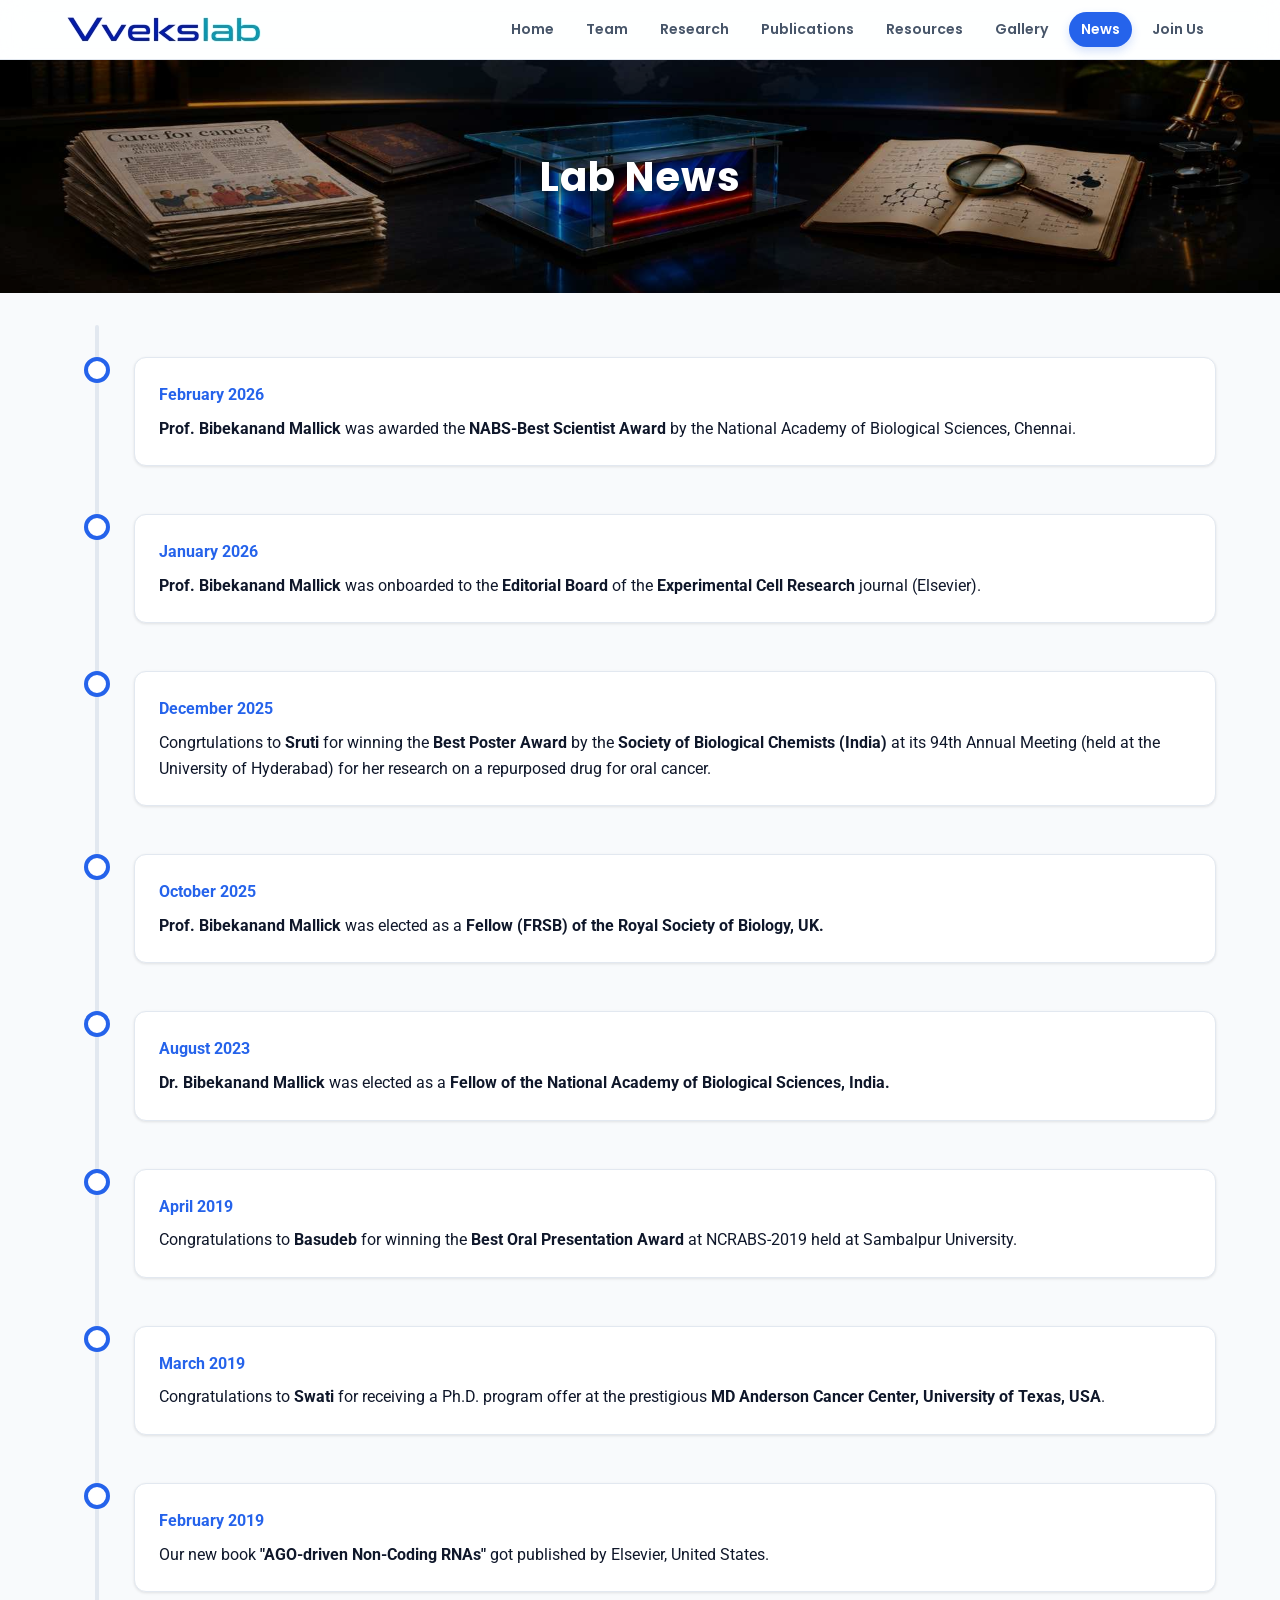
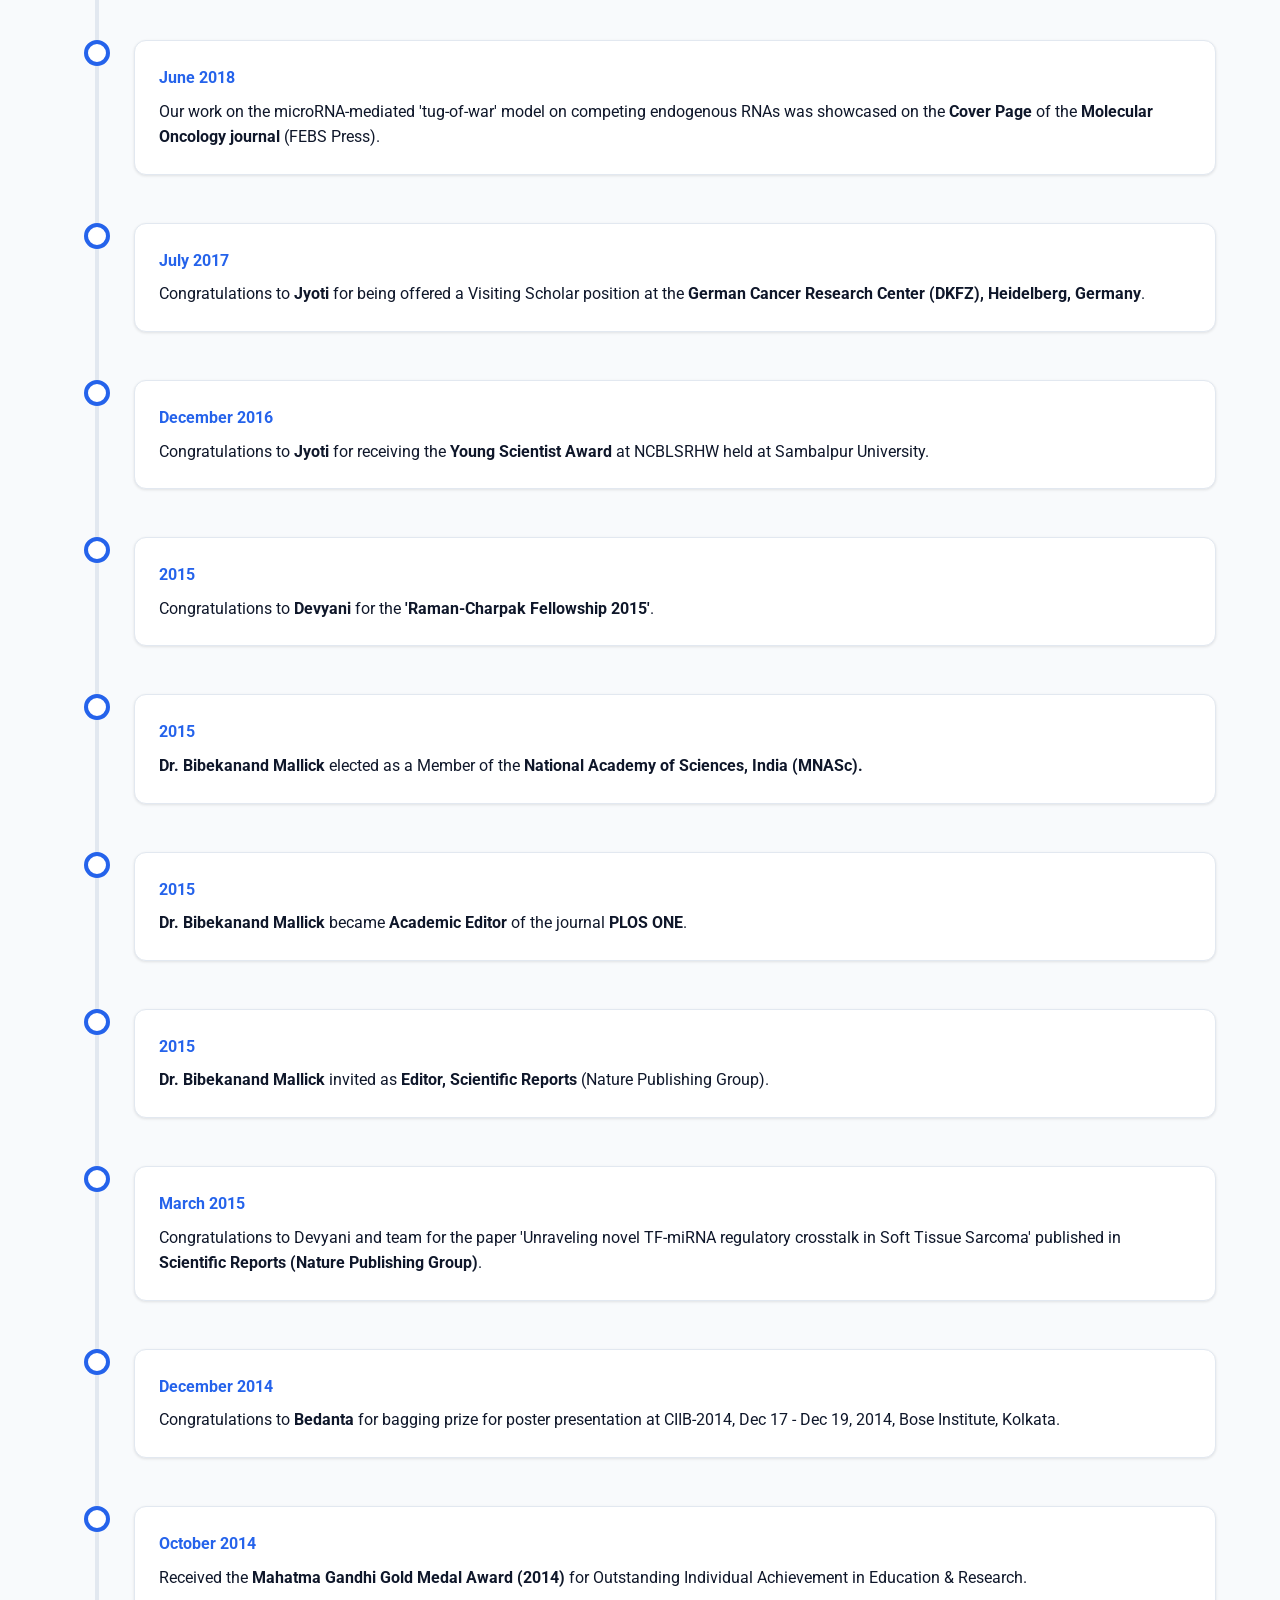
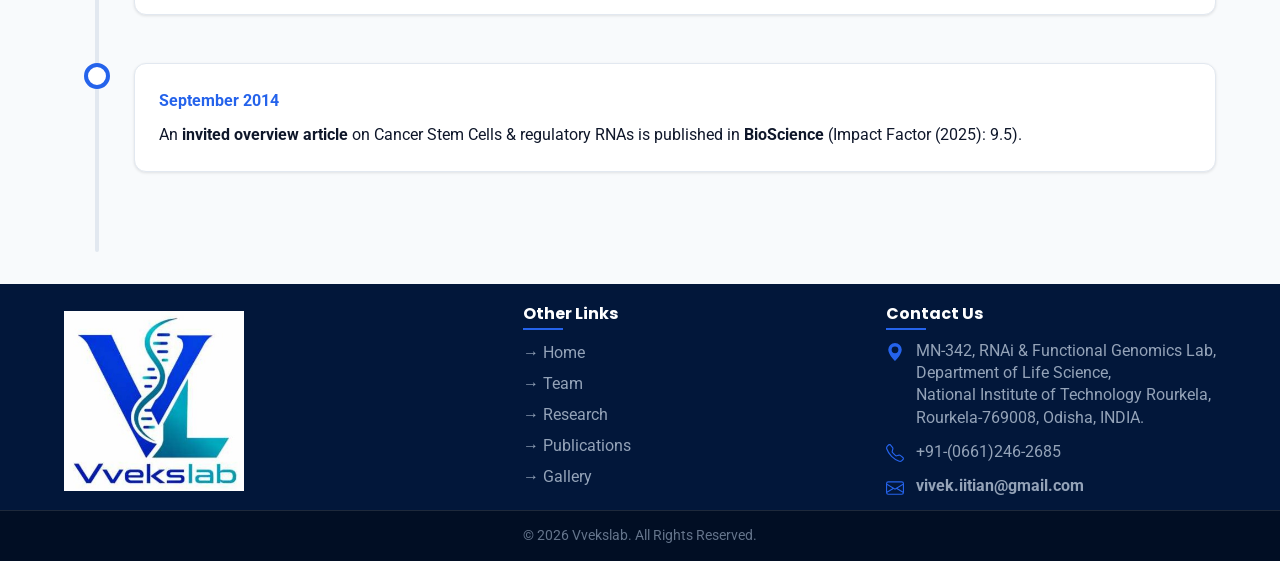
<file: news.html>
<!DOCTYPE html>
<html lang="en">

<head>
  <meta charset="UTF-8">
  <meta http-equiv="X-UA-Compatible" content="IE=edge">
  <meta name="viewport" content="width=device-width, initial-scale=1.0">
  <title>Lab News | Vvekslab</title>

  <!-- Primary Meta Tags -->
  <meta name="title" content="Lab News | Vvekslab">
  <meta name="description" content="Stay updated with the latest news, scientific achievements, grants, awards, and paper publications from Vvekslab (RNAi & Functional Genomics Lab).">
  <meta name="keywords" content="Vvekslab News, Lab Updates, Scientific Achievements, Research Awards, RNAi News, Genomics Announcements">
  <meta name="author" content="Vvekslab - RNAi & Functional Genomics Lab">
  <meta name="robots" content="index, follow">

  <!-- Canonical Link -->
  <link rel="canonical" href="https://www.vvekslab.in/news.html">

  <!-- Open Graph / Facebook / WhatsApp -->
  <meta property="og:type" content="website">
  <meta property="og:url" content="https://www.vvekslab.in/news.html">
  <meta property="og:title" content="Lab News | Vvekslab">
  <meta property="og:description" content="Stay updated with the latest news, scientific achievements, grants, awards, and paper publications from Vvekslab (RNAi & Functional Genomics Lab).">
  <meta property="og:image" content="https://www.vvekslab.in/assets/images/logo.jpg">
  <meta property="og:site_name" content="Vvekslab">

  <!-- Twitter / X -->
  <meta name="twitter:card" content="summary_large_image">
  <meta name="twitter:url" content="https://www.vvekslab.in/news.html">
  <meta name="twitter:title" content="Lab News | Vvekslab">
  <meta name="twitter:description" content="Stay updated with the latest news, scientific achievements, grants, awards, and paper publications from Vvekslab (RNAi & Functional Genomics Lab).">
  <meta name="twitter:image" content="https://www.vvekslab.in/assets/images/logo.jpg">

  <!-- Favicon -->
  <link rel="shortcut icon" href="./assets/images/logo.jpg" type="image/jpeg">

  <!-- Fonts -->
  <link rel="preconnect" href="https://fonts.googleapis.com">
  <link rel="preconnect" href="https://fonts.gstatic.com" crossorigin>
  <link
    href="https://fonts.googleapis.com/css2?family=Poppins:wght@500;600;700;800&family=Roboto:wght@400;500;700&display=swap"
    rel="stylesheet">

  <!-- Main Stylesheet -->
  <link rel="stylesheet" href="./assets/css/style.css">

  <!-- JSON-LD Structured Data -->
  <script type="application/ld+json">
  {
    "@context": "https://schema.org",
    "@type": "WebPage",
    "name": "Lab News - Vvekslab",
    "url": "https://www.vvekslab.in/news.html",
    "description": "Latest announcements, research news, and achievements from Vvekslab."
  }
  </script>
</head>

<body id="top">

  <!-- Header -->
  <header class="header" data-header>
    <div class="container header-container">
      <a href="index.html" class="logo">
        <img src="./assets/images/vvekslab_text.png" alt="Vvekslab Logo">
      </a>

      <nav class="navbar" data-navbar>
        <ul class="navbar-list">
          <li><a href="index.html" class="navbar-link ">Home</a></li>
          <li class="dropdown">
            <a href="team.html" class="navbar-link dropdown-toggle" style="cursor: pointer;">Team</a>
            <div class="dropdown-content">
              <a href="team.html">Current Lab Members</a>
              <a href="alumni.html">Lab Alumni</a>
            </div>
          </li>
          <li><a href="research.html" class="navbar-link ">Research</a></li>
          <li><a href="publications.html" class="navbar-link ">Publications</a></li>
          <li><a href="resources.html" class="navbar-link ">Resources</a></li>
          <li><a href="gallery.html" class="navbar-link ">Gallery</a></li>
          <li><a href="news.html" class="navbar-link active">News</a></li>
          <li><a href="joinus.html" class="navbar-link ">Join Us</a></li>
        </ul>
      </nav>

      <button class="nav-toggle-btn" aria-label="Toggle menu" data-nav-toggler>
        <svg xmlns="http://www.w3.org/2000/svg" width="24" height="24" fill="currentColor" class="bi bi-list"
          viewBox="0 0 16 16">
          <path fill-rule="evenodd"
            d="M2.5 12a.5.5 0 0 1 .5-.5h10a.5.5 0 0 1 0 1H3a.5.5 0 0 1-.5-.5zm0-4a.5.5 0 0 1 .5-.5h10a.5.5 0 0 1 0 1H3a.5.5 0 0 1-.5-.5zm0-4a.5.5 0 0 1 .5-.5h10a.5.5 0 0 1 0 1H3a.5.5 0 0 1-.5-.5z" />
        </svg>
      </button>
    </div>
  </header>

  <!-- Page Header & Banner -->
  <section class="page-banner"
    style="position: relative; width: 100%; height: 233px; overflow: hidden; background-color: var(--primary-color); display: flex; align-items: center; justify-content: center;">
    <!-- Recommended image size: 1920x233 pixels -->
    <img src="assets/images/news/news_banner.jpg" alt="Lab News & Updates Banner"
      style="position: absolute; top: 0; left: 0; width: 100%; height: 100%; object-fit: cover; filter: brightness(0.7); z-index: 1;"
      onerror="this.style.display='none'">
    <div class="container" style="position: relative; z-index: 2; text-align: center;">
      <h1 class="h1"
        style="color: var(--bg-white); font-size: 2.5rem; text-shadow: 0 4px 8px rgba(0,0,0,0.7); margin: 0; letter-spacing: 1px;">
        Lab News</h1>
    </div>
  </section>

  <!-- Timeline Section -->
  <section class="section">
    <div class="container">
      <div class="timeline">

        <div class="timeline-item">
          <div class="timeline-dot"></div>
          <div class="timeline-content">
                  
            <span class="timeline-date">February 2026</span>
            <p class="timeline-text"><strong>Prof. Bibekanand Mallick</strong> was awarded the <strong>NABS-Best
                Scientist Award</strong> by the National Academy of Biological Sciences, Chennai.</p>
          </div>
        </div>

        <div class="timeline-item">
          <div class="timeline-dot"></div>
          <div class="timeline-content">
            <span class="timeline-date">January 2026</span>
            <p class="timeline-text"><strong>Prof. Bibekanand Mallick</strong> was onboarded to the <strong>Editorial
                Board</strong> of the <strong>Experimental Cell Research</strong> journal (Elsevier).</p>
          </div>
        </div>

        <div class="timeline-item">
          <div class="timeline-dot"></div>
          <div class="timeline-content">
            <span class="timeline-date">December 2025</span>
            <p class="timeline-text">Congrtulations to <strong>Sruti</strong> for winning the <strong>Best Poster
                Award</strong> by
              the <strong>Society of Biological Chemists (India)</strong> at its 94th Annual Meeting (held at the
              University of Hyderabad) for her research on a repurposed drug for oral cancer.</p>
          </div>
        </div>

        <div class="timeline-item">
          <div class="timeline-dot"></div>
          <div class="timeline-content">
            <span class="timeline-date">October 2025</span>
            <p class="timeline-text"><strong>Prof. Bibekanand Mallick</strong> was elected as a <strong>Fellow (FRSB) of
                the Royal Society of Biology, UK.</strong></p>
          </div>
        </div>

        <div class="timeline-item">
          <div class="timeline-dot"></div>
          <div class="timeline-content">
            <span class="timeline-date">August 2023</span>
            <p class="timeline-text"><strong>Dr. Bibekanand Mallick</strong> was elected as a <strong>Fellow of the
                National Academy of Biological Sciences, India.</strong></p>
          </div>
        </div>

        <div class="timeline-item">
          <div class="timeline-dot"></div>
          <div class="timeline-content">
            <span class="timeline-date">April 2019</span>
            <p class="timeline-text">Congratulations to <strong>Basudeb</strong> for winning the <strong>Best Oral
                Presentation Award</strong> at NCRABS-2019 held at Sambalpur University.</p>
          </div>
        </div>

        <div class="timeline-item">
          <div class="timeline-dot"></div>
          <div class="timeline-content">
            <span class="timeline-date">March 2019</span>
            <p class="timeline-text">Congratulations to <strong>Swati</strong> for receiving a Ph.D. program offer at
              the prestigious <strong>MD Anderson Cancer Center, University of Texas, USA</strong>.</p>
          </div>
        </div>

        <div class="timeline-item">
          <div class="timeline-dot"></div>
          <div class="timeline-content">
            <span class="timeline-date">February 2019</span>
            <p class="timeline-text">Our new book <strong>"AGO-driven Non-Coding RNAs"</strong> got published by
              Elsevier, United States.</p>
          </div>
        </div>

        <div class="timeline-item">
          <div class="timeline-dot"></div>
          <div class="timeline-content">
            <span class="timeline-date">June 2018</span>
            <p class="timeline-text">Our work on the microRNA-mediated 'tug-of-war' model on competing endogenous RNAs
              was showcased on the <a href="https://febs.onlinelibrary.wiley.com/doi/epdf/10.1002/1878-0261.12125"
                target="_blank" rel="noopener noreferrer"><strong>Cover Page</strong></a> of the <strong>Molecular
                Oncology journal</strong> (FEBS
              Press).</p>
          </div>
        </div>

        <div class="timeline-item">
          <div class="timeline-dot"></div>
          <div class="timeline-content">
            <span class="timeline-date">July 2017</span>
            <p class="timeline-text">Congratulations to <strong>Jyoti</strong> for being offered a Visiting Scholar
              position at the <strong>German Cancer Research Center (DKFZ), Heidelberg, Germany</strong>.</p>
          </div>
        </div>

        <div class="timeline-item">
          <div class="timeline-dot"></div>
          <div class="timeline-content">
            <span class="timeline-date">December 2016</span>
            <p class="timeline-text">Congratulations to <strong>Jyoti</strong> for receiving the <strong>Young Scientist
                Award</strong> at NCBLSRHW held at Sambalpur University.</p>
          </div>
        </div>


        <div class="timeline-item">
          <div class="timeline-dot"></div>
          <div class="timeline-content">
            <span class="timeline-date">2015</span>
            <p class="timeline-text">Congratulations to <strong>Devyani</strong> for the <strong>'Raman-Charpak
                Fellowship 2015'</strong>.</p>
          </div>
        </div>

        <div class="timeline-item">
          <div class="timeline-dot"></div>
          <div class="timeline-content">
            <span class="timeline-date">2015</span>
            <p class="timeline-text"><strong>Dr. Bibekanand Mallick</strong> elected as a Member of the <strong>National
                Academy of Sciences, India (MNASc).</strong></p>
          </div>
        </div>

        <div class="timeline-item">
          <div class="timeline-dot"></div>
          <div class="timeline-content">
            <span class="timeline-date">2015</span>
            <p class="timeline-text"><strong>Dr. Bibekanand Mallick</strong> became <strong>Academic Editor</strong> of
              the journal <strong>PLOS ONE</strong>.</p>
          </div>
        </div>

        <div class="timeline-item">
          <div class="timeline-dot"></div>
          <div class="timeline-content">
            <span class="timeline-date">2015</span>
            <p class="timeline-text"><strong>Dr. Bibekanand Mallick</strong> invited as <strong>Editor, Scientific
                Reports</strong> (Nature Publishing Group).</p>
          </div>
        </div>


        <div class="timeline-item">
          <div class="timeline-dot"></div>
          <div class="timeline-content">
            <span class="timeline-date">March 2015</span>
            <p class="timeline-text">Congratulations to Devyani and team for the paper 'Unraveling novel TF-miRNA
              regulatory crosstalk in Soft Tissue Sarcoma' published in <strong>Scientific Reports (Nature Publishing
                Group)</strong>.</p>
          </div>
        </div>

        <div class="timeline-item">
          <div class="timeline-dot"></div>
          <div class="timeline-content">
            <span class="timeline-date">December 2014</span>
            <p class="timeline-text">Congratulations to <Strong>Bedanta</Strong> for bagging prize for poster
              presentation at CIIB-2014,
              Dec 17 - Dec 19, 2014, Bose Institute, Kolkata.</p>
          </div>
        </div>

        <div class="timeline-item">
          <div class="timeline-dot"></div>
          <div class="timeline-content">
            <span class="timeline-date">October 2014</span>
            <p class="timeline-text">Received the <strong>Mahatma Gandhi Gold Medal Award (2014)</strong> for
              Outstanding Individual Achievement in Education & Research.</p>
          </div>
        </div>

        <div class="timeline-item">
          <div class="timeline-dot"></div>
          <div class="timeline-content">
            <span class="timeline-date">September 2014</span>
            <p class="timeline-text">An <a href="https://doi.org/10.1093/biosci/biu149" target="_blank"
                rel="noopener noreferrer"><strong>invited overview article</strong></a> on Cancer Stem
              Cells & regulatory RNAs is published in <strong>BioScience</strong> (Impact Factor (2025): 9.5).</p>
          </div>
        </div>

      </div>
    </div>
  </section>

  <!-- Footer -->
  <footer class="footer">
    <div class="container footer-grid">
      <div class="footer-col">
        <img src="assets/images/footer_logo.jpg" alt="Vvekslab Logo" class="footer-logo">
      </div>
      <div class="footer-col">
        <h3>Other Links</h3>
        <ul class="footer-links-list">
          <li><a href="index.html" class="footer-link-item">&rarr; Home</a></li>
          <li><a href="team.html" class="footer-link-item">&rarr; Team</a></li>
          <li><a href="research.html" class="footer-link-item">&rarr; Research</a></li>
          <li><a href="publications.html" class="footer-link-item">&rarr; Publications</a></li>
          <li><a href="gallery.html" class="footer-link-item">&rarr; Gallery</a></li>
        </ul>
      </div>
      <div class="footer-col">
        <h3>Contact Us</h3>
        <ul class="footer-links-list">
          <li class="footer-contact-item">
            <svg xmlns="http://www.w3.org/2000/svg" width="18" height="18" fill="currentColor" class="bi bi-geo-alt"
              viewBox="0 0 16 16">
              <path d="M8 16s6-5.686 6-10A6 6 0 0 0 2 6c0 4.314 6 10 6 10zm0-7a3 3 0 1 1 0-6 3 3 0 0 1 0 6z" />
            </svg>
            <span>MN-342, RNAi & Functional Genomics Lab,<br>Department of Life Science,<br>National Institute of
              Technology Rourkela,<br>Rourkela-769008, Odisha, INDIA.</span>
          </li>
          <li class="footer-contact-item">
            <svg xmlns="http://www.w3.org/2000/svg" width="18" height="18" fill="currentColor" class="bi bi-telephone"
              viewBox="0 0 16 16">
              <path
                d="M3.654 1.328a.678.678 0 0 0-1.015-.063L1.605 2.3c-.483.484-.661 1.169-.45 1.77a17.568 17.568 0 0 0 4.168 6.608 17.569 17.569 0 0 0 6.608 4.168c.601.211 1.286.033 1.77-.45l1.034-1.034a.678.678 0 0 0-.063-1.015l-2.307-1.794a.678.678 0 0 0-.58-.122l-2.19.547a1.745 1.745 0 0 1-1.657-.459L5.482 8.062a1.745 1.745 0 0 1-.46-1.657l.548-2.19a.678.678 0 0 0-.122-.58L3.654 1.328zM1.884.511a1.745 1.745 0 0 1 2.61.163L6.29 2.98c.329.423.445.974.315 1.494l-.547 2.19a.678.678 0 0 0 .178.643l2.457 2.457a.678.678 0 0 0 .644.178l2.189-.547a1.745 1.745 0 0 1 1.494.315l2.306 1.794c.829.645.905 1.87.163 2.611l-1.034 1.034c-.74.74-1.846 1.065-2.877.702a18.634 18.634 0 0 1-7.01-4.42 18.634 18.634 0 0 1-4.42-7.009c-.362-1.03-.037-2.137.703-2.877L1.885.511z" />
            </svg>
            <span>+91-(0661)246-2685</span>
          </li>
          <li class="footer-contact-item">
            <svg xmlns="http://www.w3.org/2000/svg" width="18" height="18" fill="currentColor" class="bi bi-envelope"
              viewBox="0 0 16 16">
              <path
                d="M0 4a2 2 0 0 1 2-2h12a2 2 0 0 1 2 2v8a2 2 0 0 1-2 2H2a2 2 0 0 1-2-2V4Zm2-1a1 1 0 0 0-1 1v.217l7 4.2 7-4.2V4a1 1 0 0 0-1-1H2Zm13 2.383-4.708 2.825L15 11.105V5.383Zm-.034 6.876-5.64-3.471L8 9.583l-1.326-.795-5.64 3.47A1 1 0 0 0 2 13h12a1 1 0 0 0 .966-.741ZM1 11.105l4.708-2.897L1 5.383v5.722Z" />
            </svg>
            <a href="mailto:vivek.iitian@gmail.com"
              style="text-decoration: none; color: inherit; font-weight: bold;">vivek.iitian@gmail.com</a>
          </li>
        </ul>
      </div>
    </div>
    <div class="footer-bottom">
      <div class="container">
        <p class="copyright">&copy; <span id="year"></span> Vvekslab. All Rights Reserved.</p>
      </div>
    </div>
    <script>
      document.getElementById('year').textContent = new Date().getFullYear();
    </script>
  </footer>

  <!-- Scroll Top Button -->
  <a href="#top" class="back-top-btn" aria-label="back to top" data-back-top-btn>
    <svg xmlns="http://www.w3.org/2000/svg" width="20" height="20" fill="currentColor" class="bi bi-chevron-up"
      viewBox="0 0 16 16">
      <path fill-rule="evenodd"
        d="M7.646 4.646a.5.5 0 0 1 .708 0l6 6a.5.5 0 0 1-.708.708L8 5.707l-5.646 5.647a.5.5 0 0 1-.708-.708l6-6z" />
    </svg>
  </a>

  <!-- JS Scripts -->
  <script src="./assets/js/script.js" defer></script>
</body>

</html>
</file>
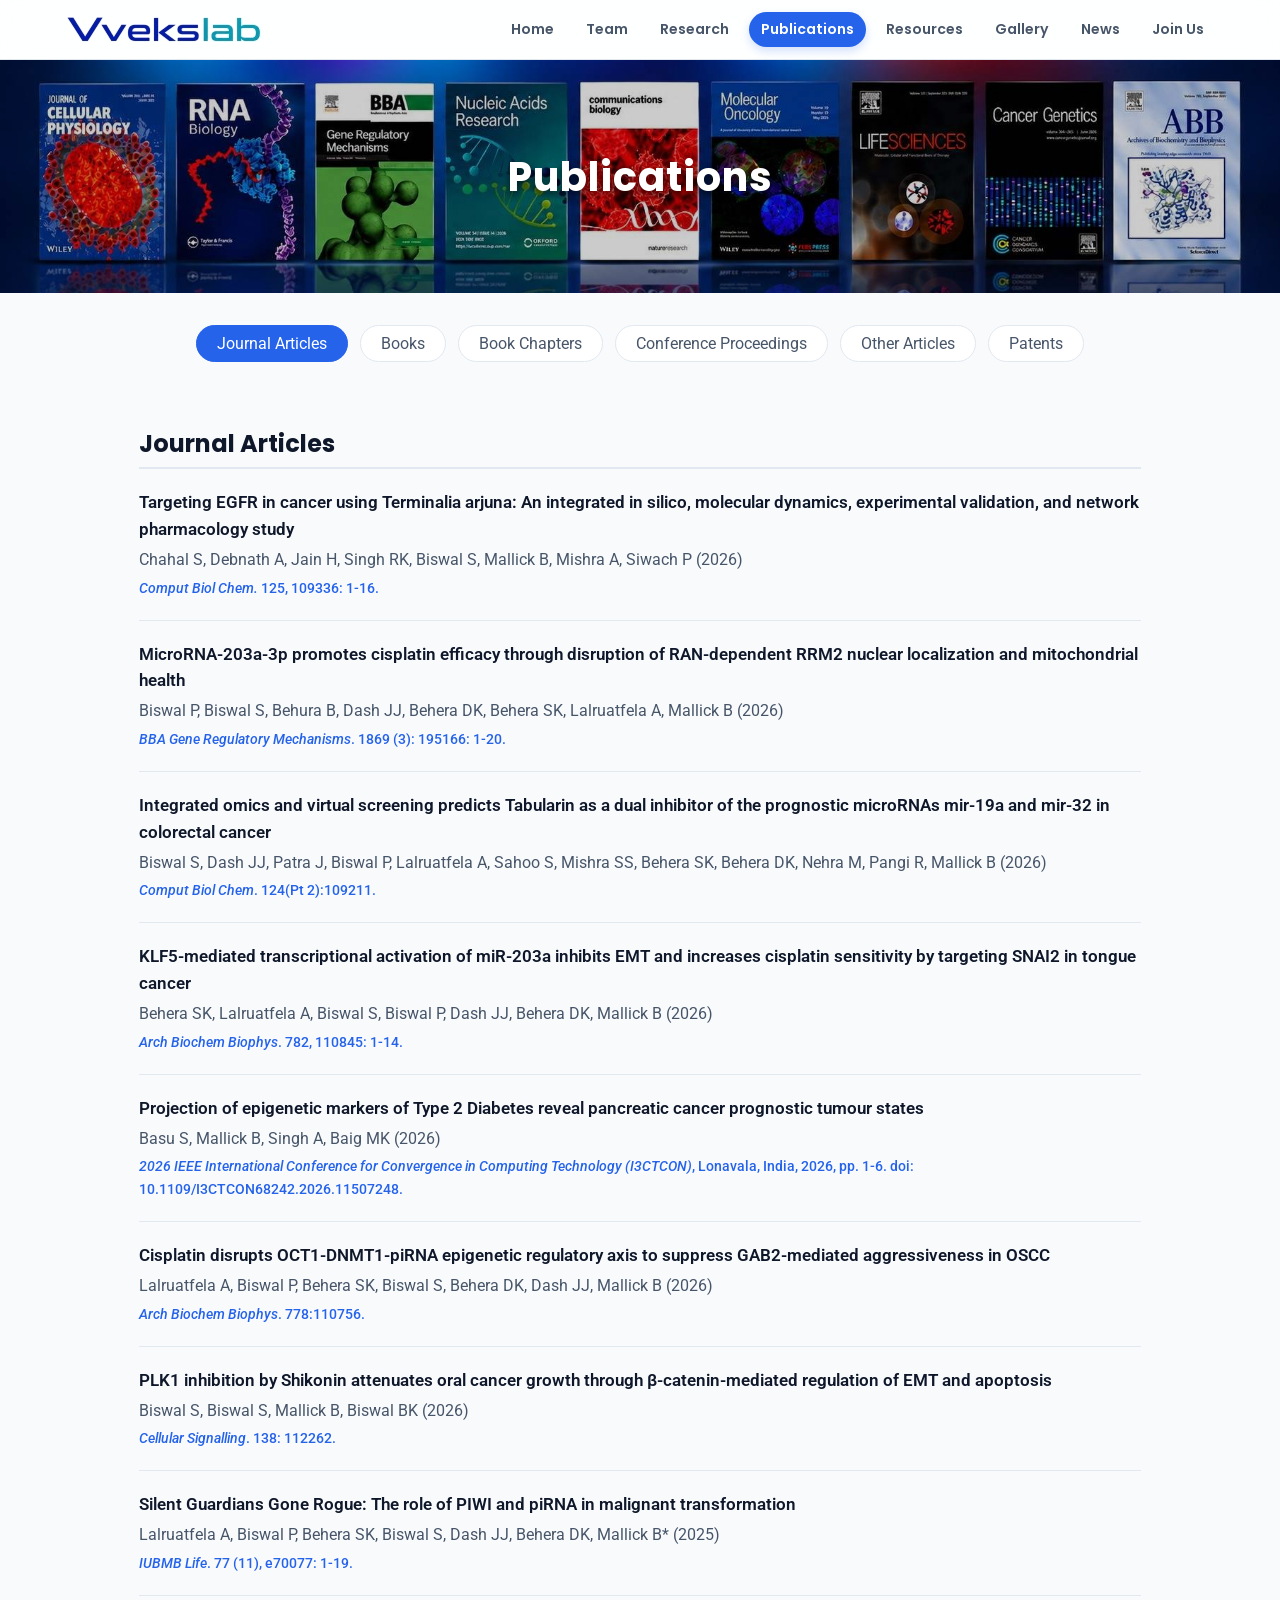
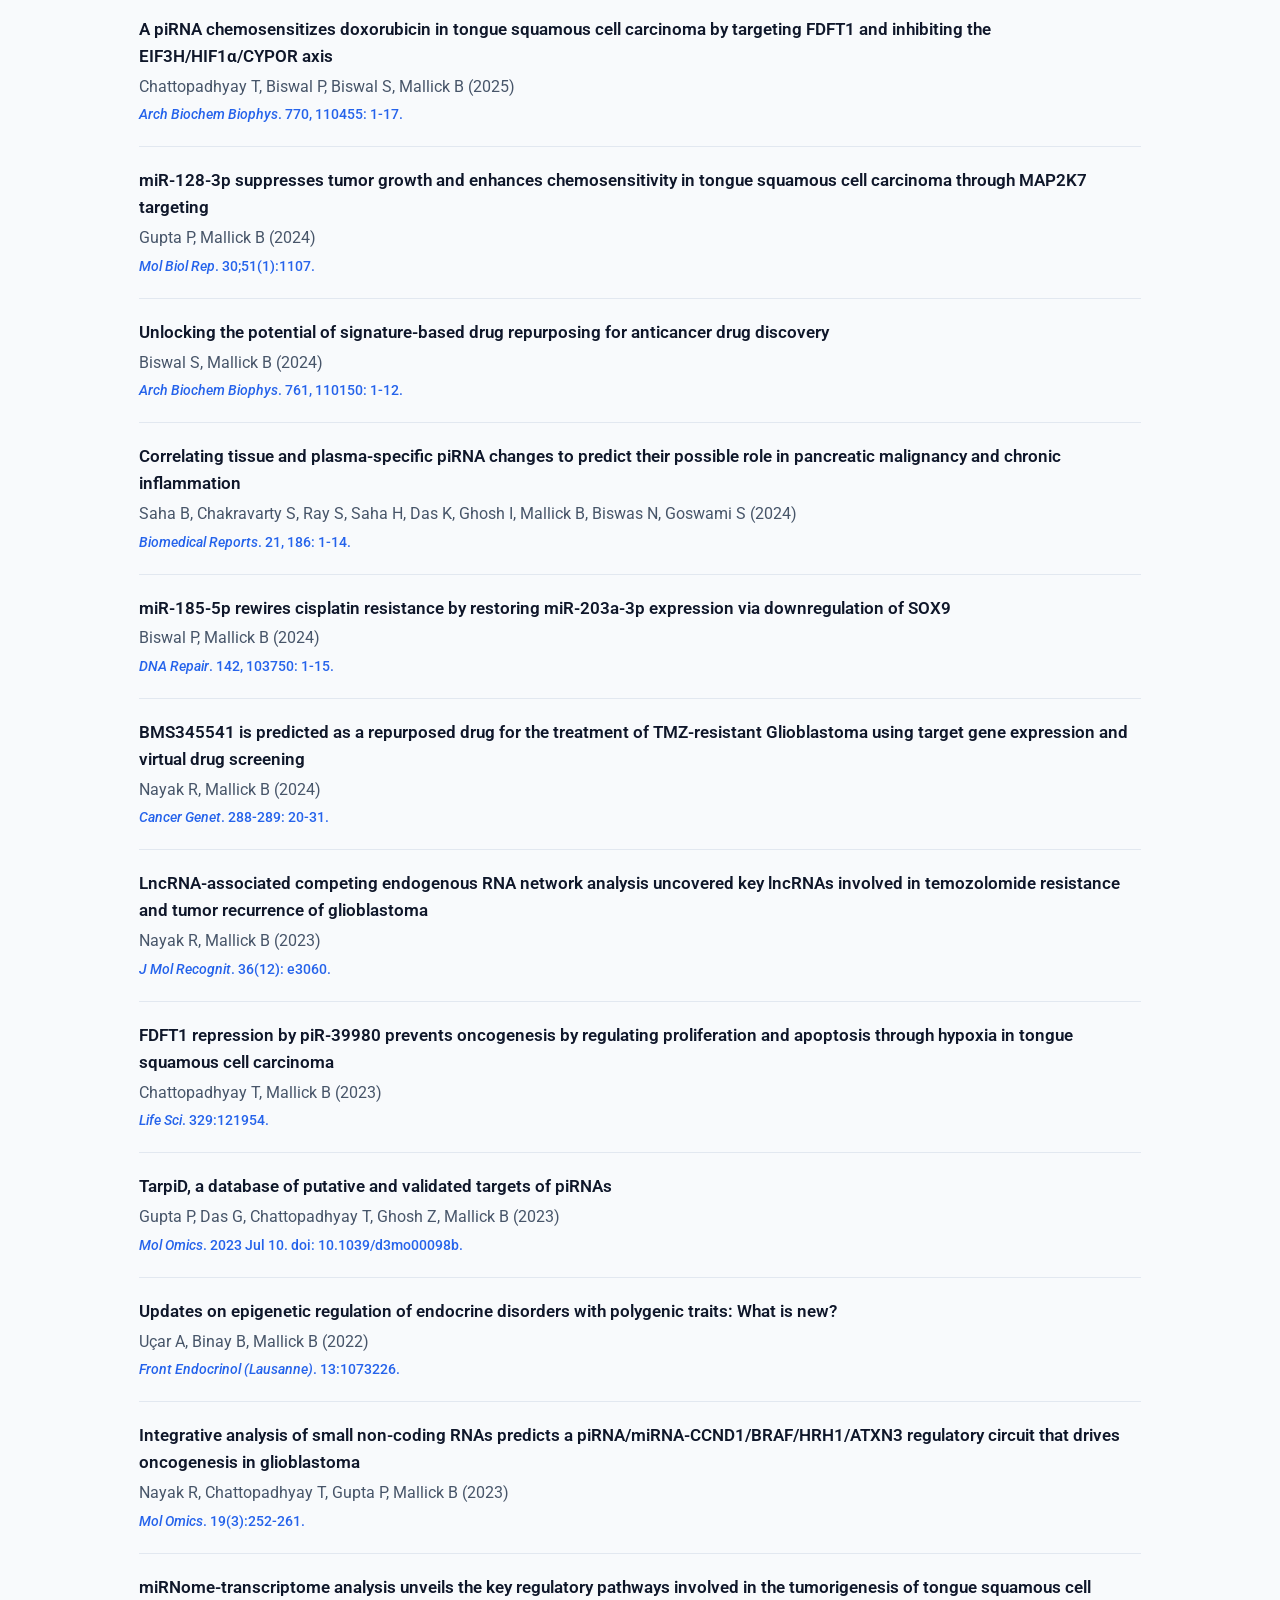
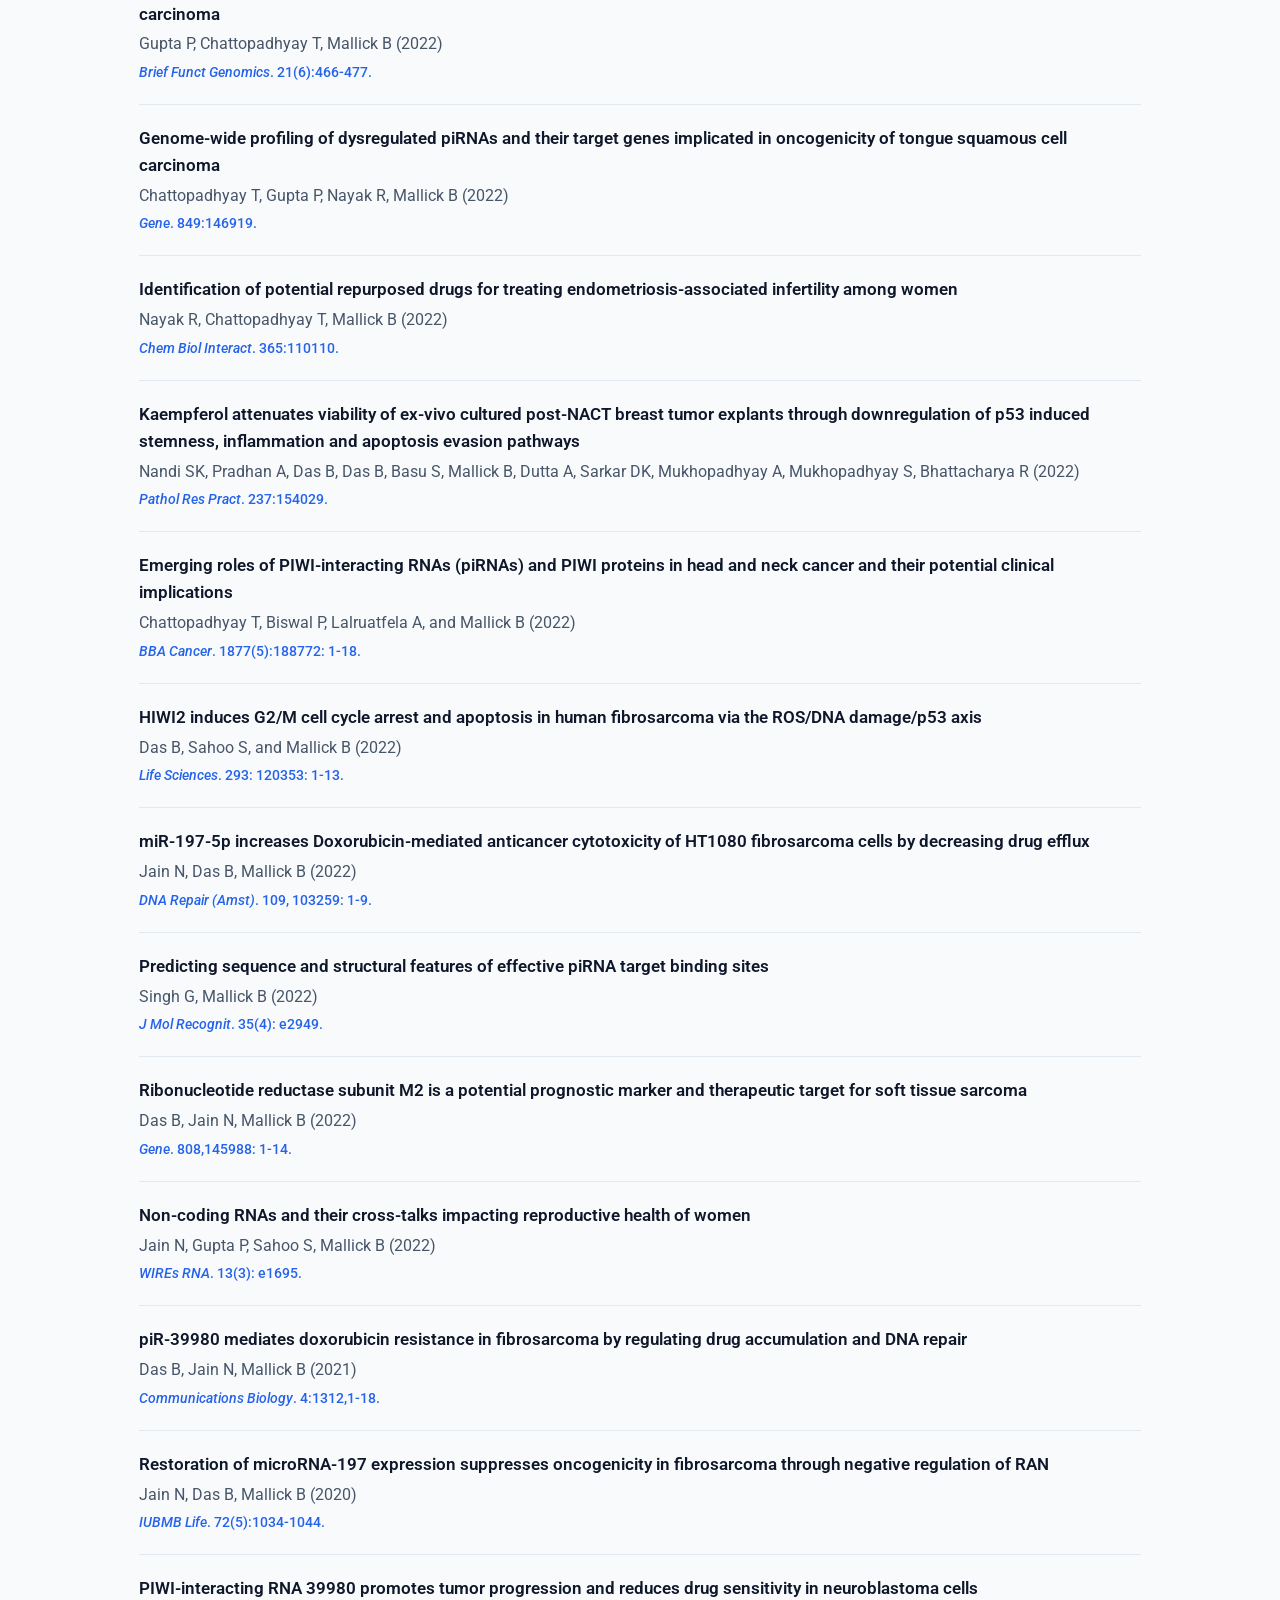
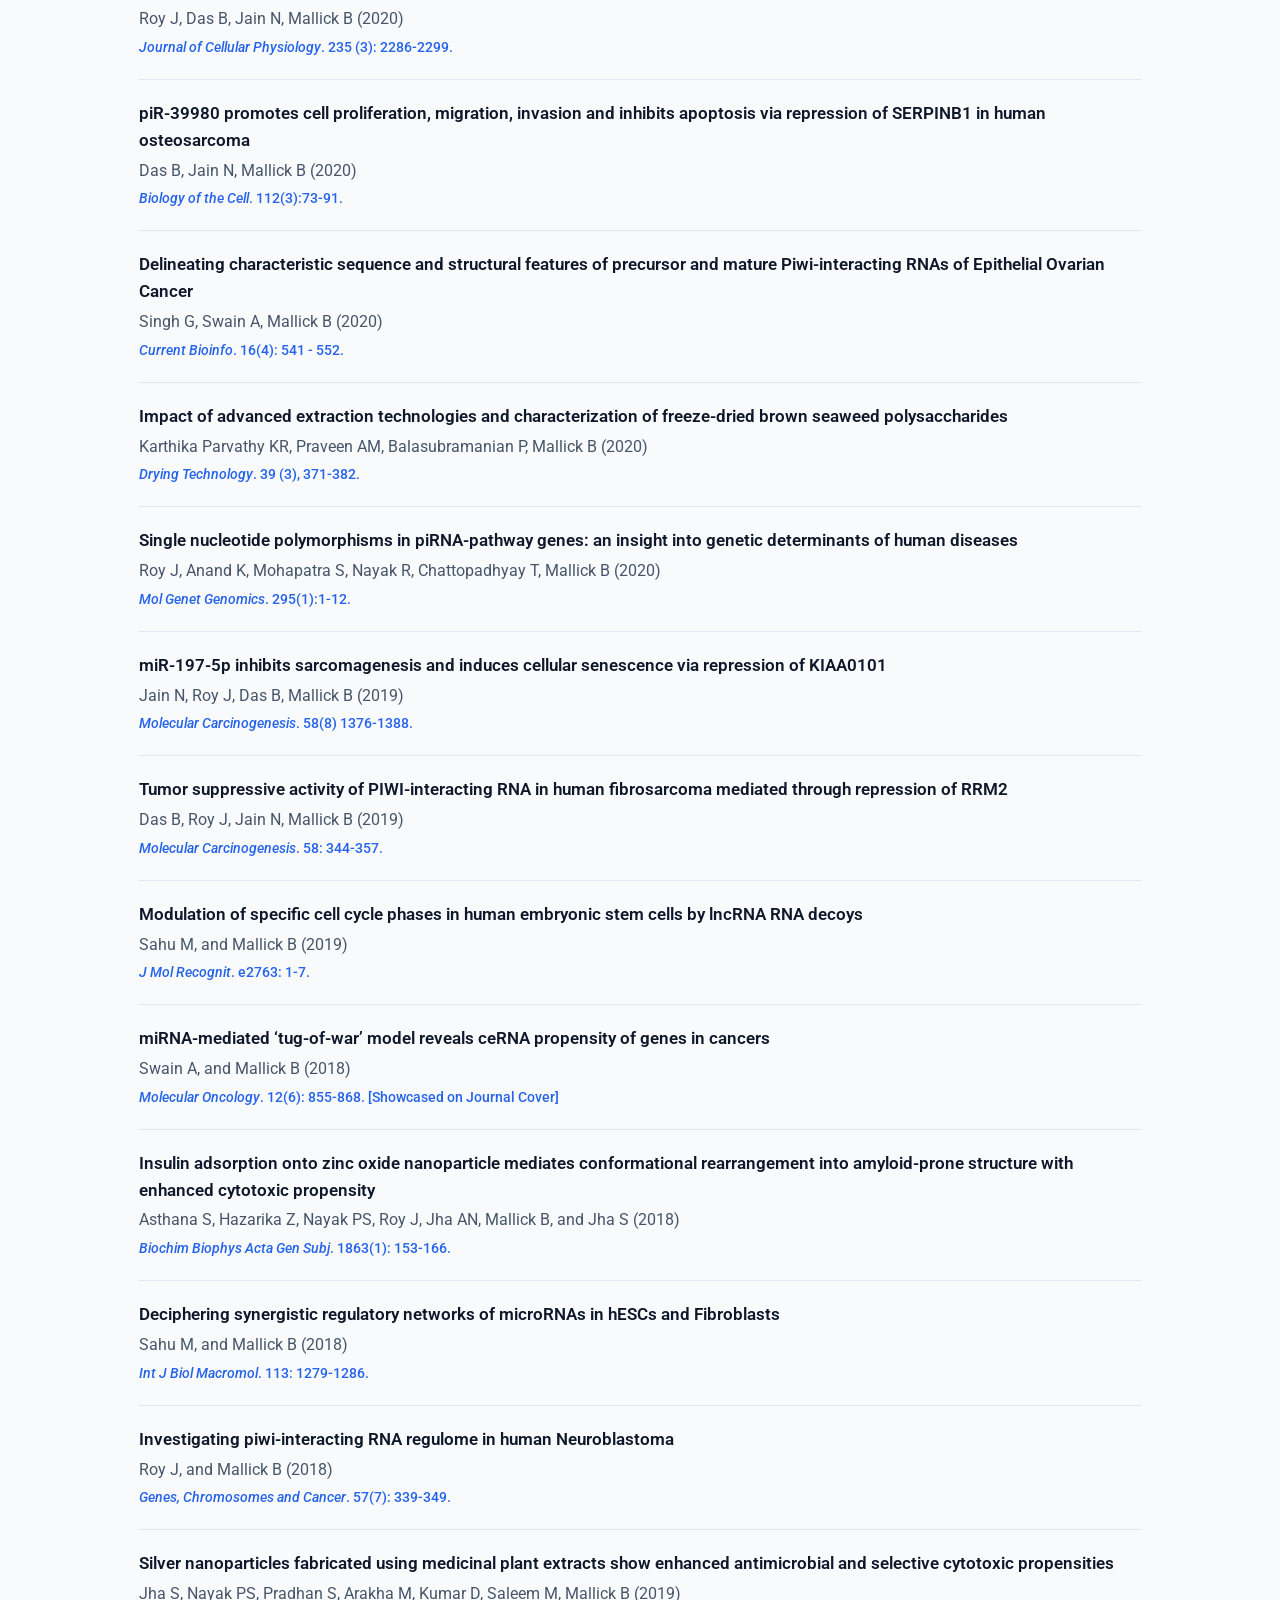
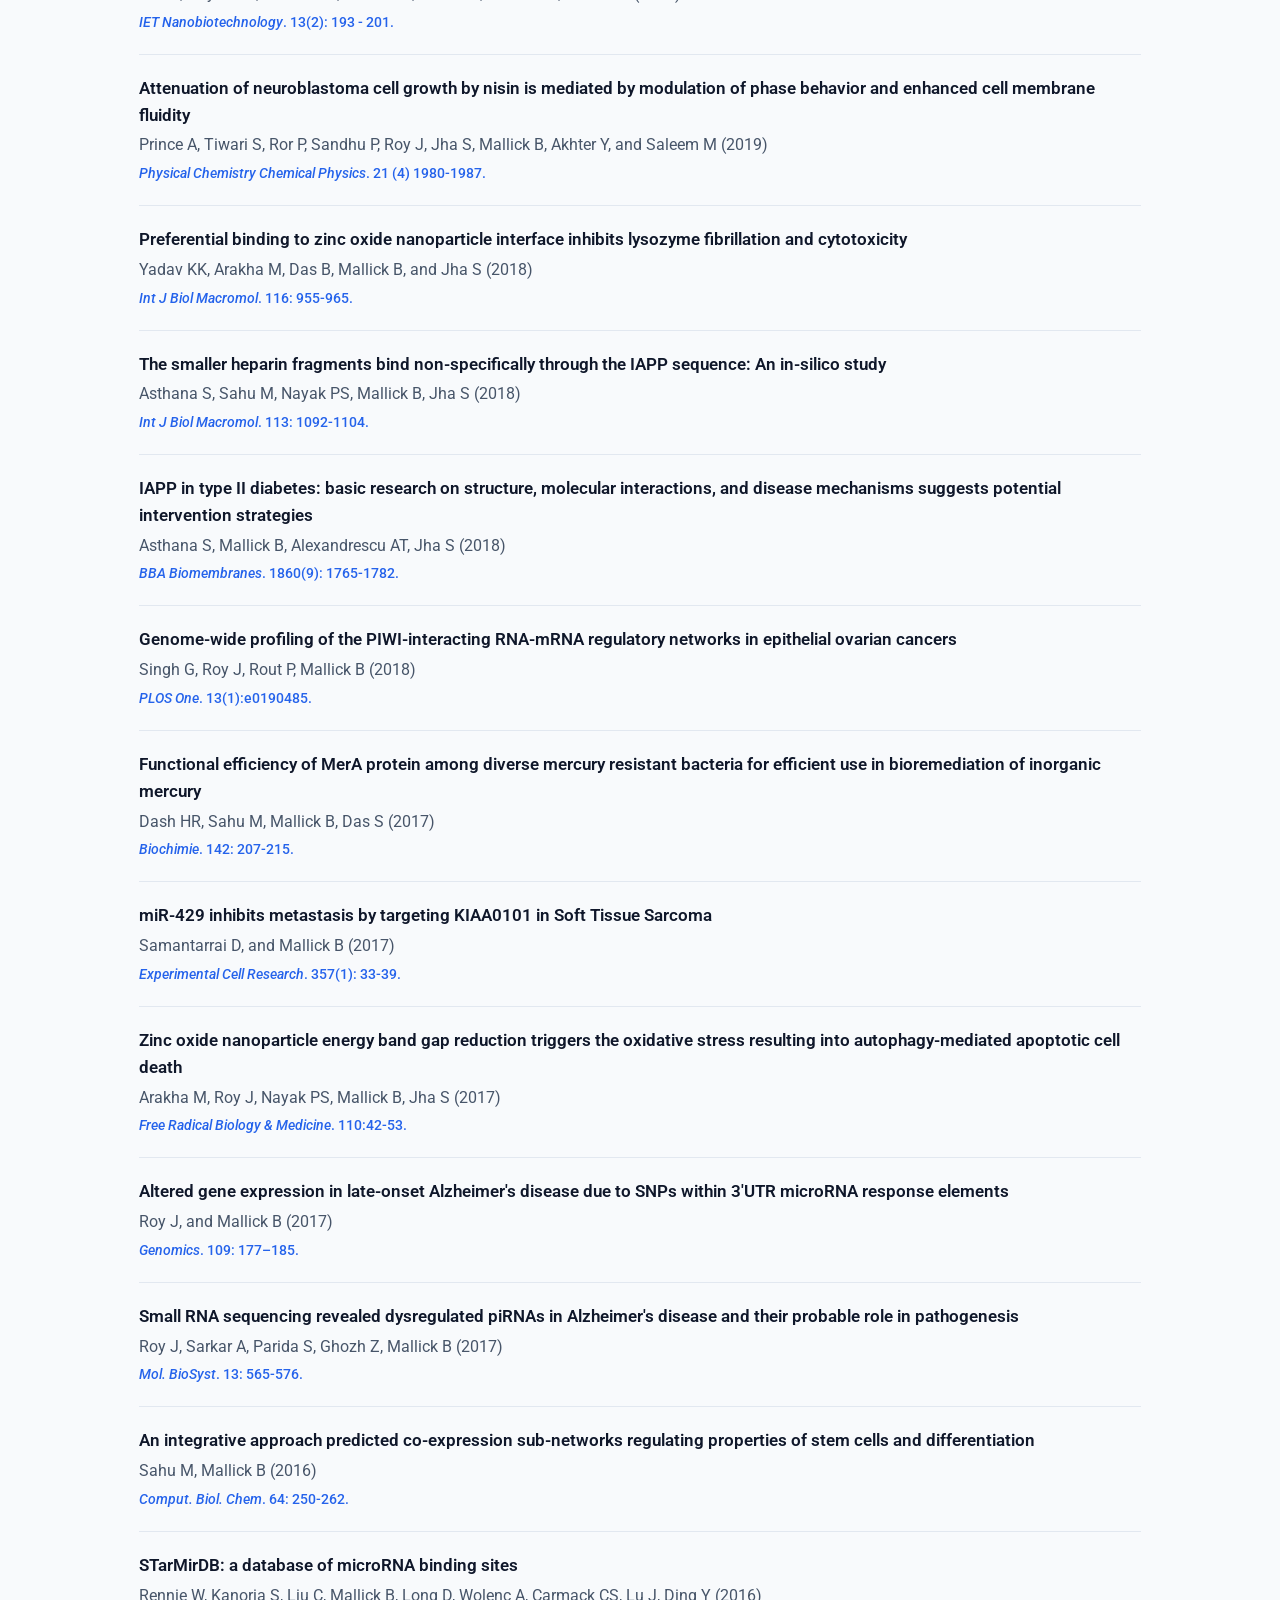
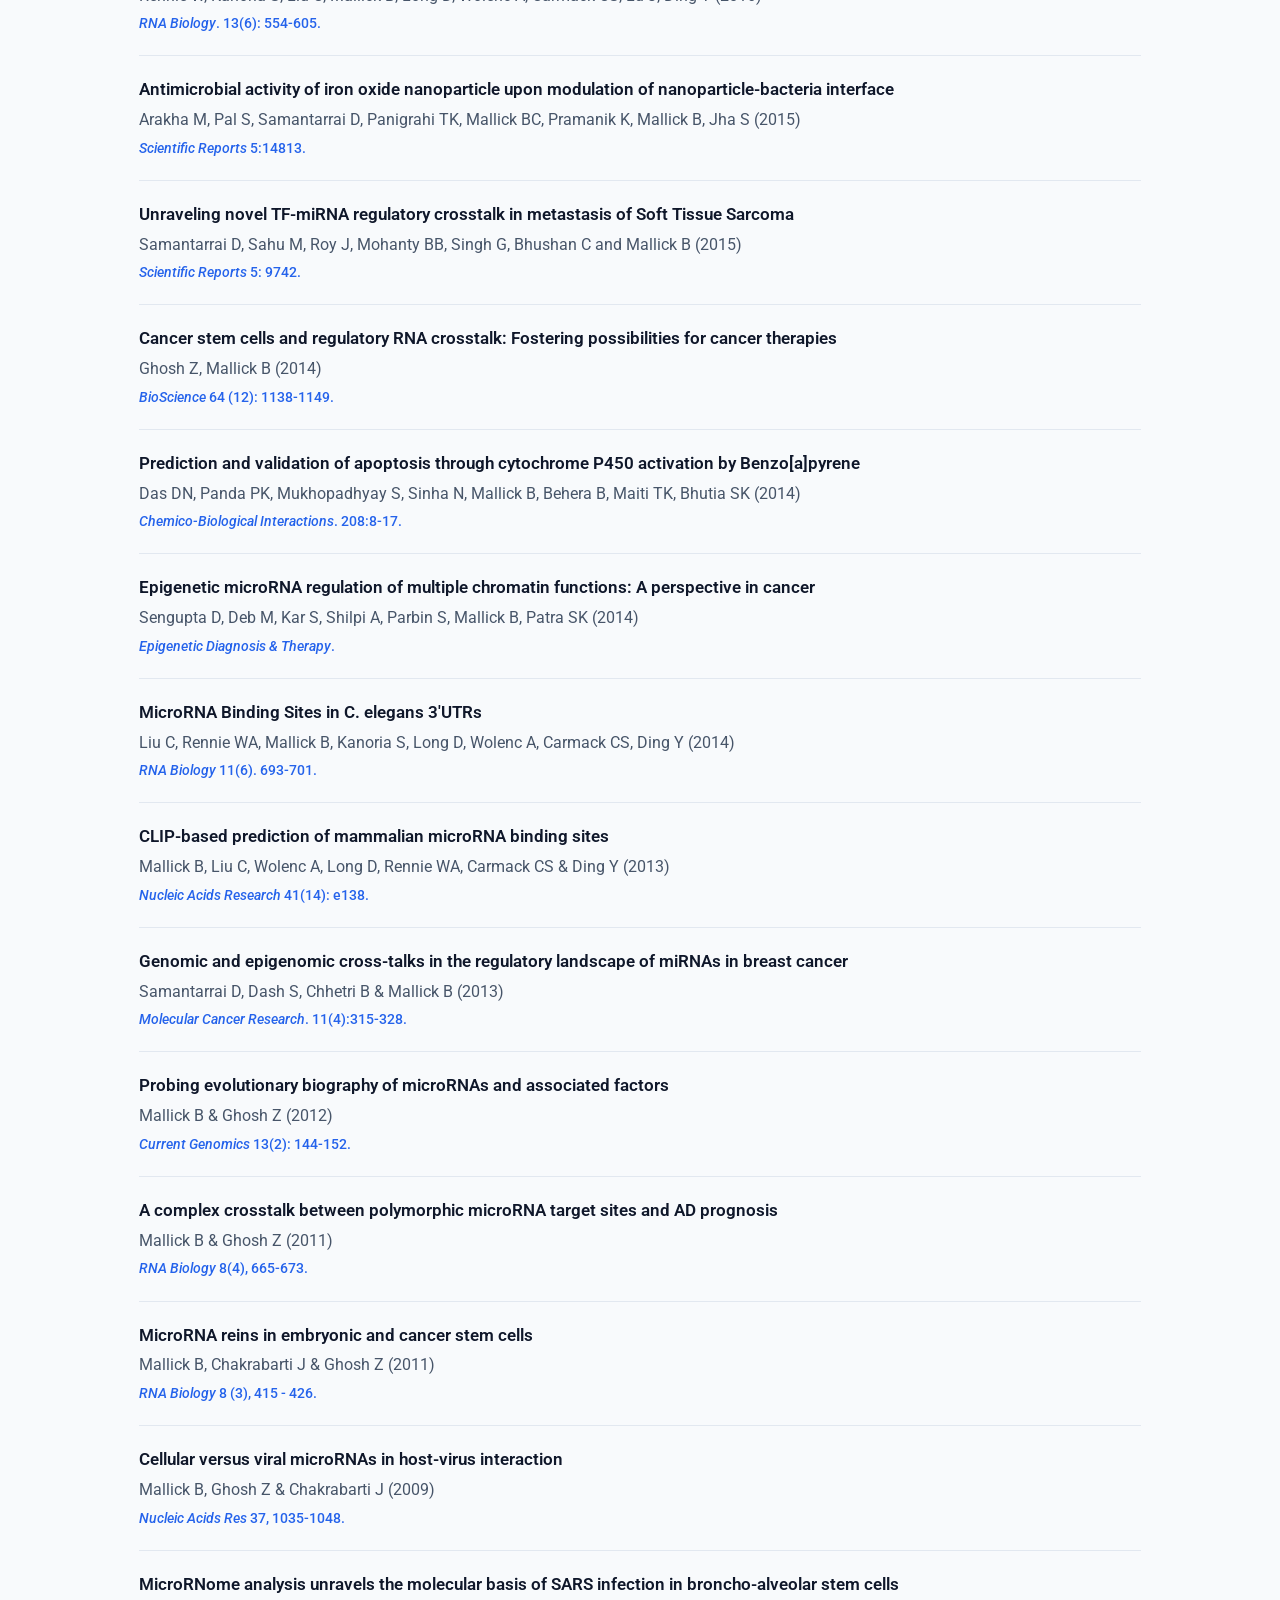
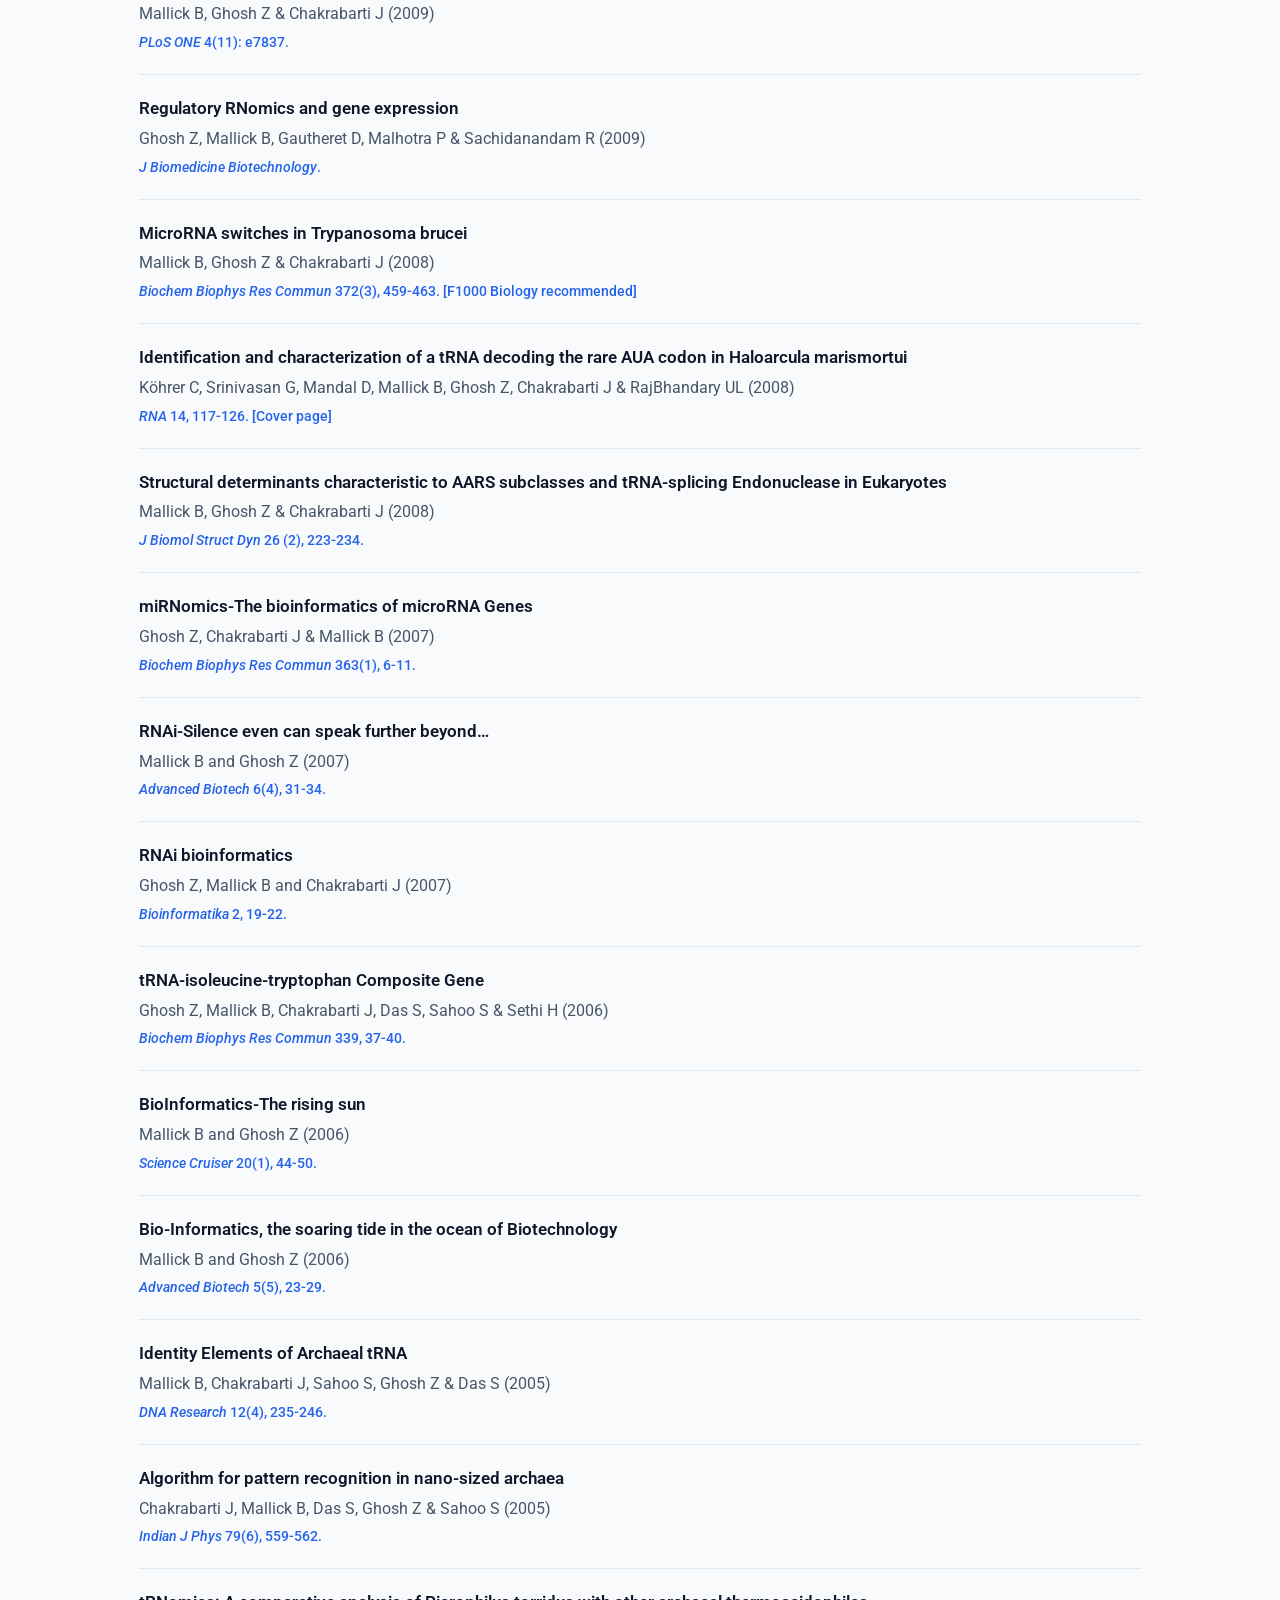
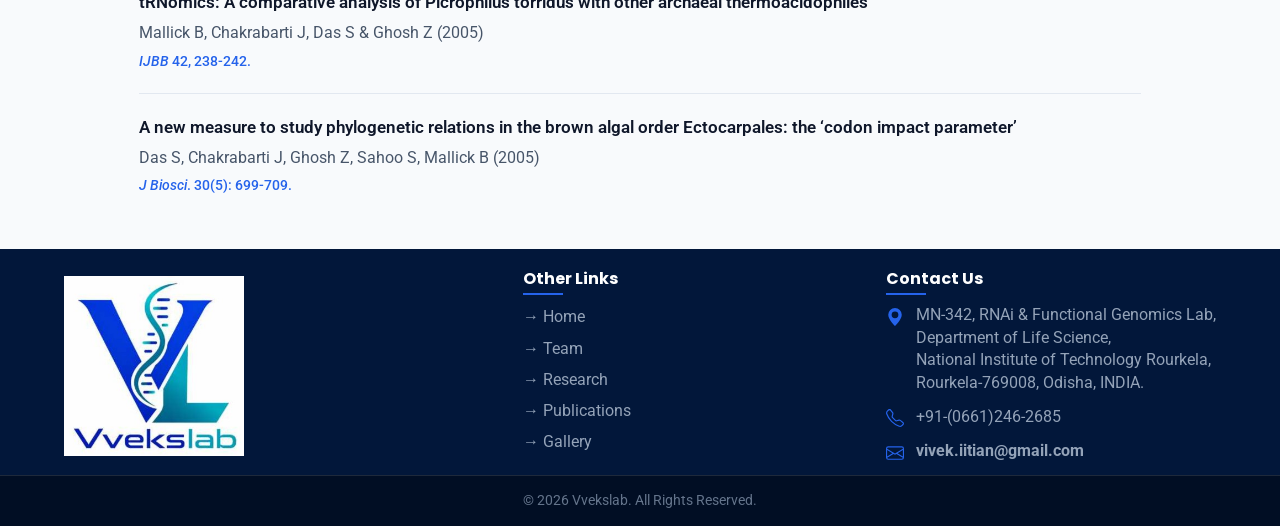
<file: publications.html>
<!DOCTYPE html>
<html lang="en">

<head>
  <meta charset="UTF-8">
  <meta http-equiv="X-UA-Compatible" content="IE=edge">
  <meta name="viewport" content="width=device-width, initial-scale=1.0">
  <title>Publications | Vvekslab</title>

  <!-- Primary Meta Tags -->
  <meta name="title" content="Publications | Vvekslab">
  <meta name="description"
    content="Academic publications, journal papers, books, book chapters, conference proceedings, and news articles published by Vvekslab (RNAi & Functional Genomics Lab).">
  <meta name="keywords"
    content="Vvekslab Publications, RNAi Research Papers, Journal Articles, Books, Book Chapters, Functional Genomics Papers, Research Publications">
  <meta name="author" content="Vvekslab - RNAi & Functional Genomics Lab">
  <meta name="robots" content="index, follow">

  <!-- Canonical Link -->
  <link rel="canonical" href="https://www.vvekslab.in/publications.html">

  <!-- Open Graph / Facebook / WhatsApp -->
  <meta property="og:type" content="website">
  <meta property="og:url" content="https://www.vvekslab.in/publications.html">
  <meta property="og:title" content="Publications | Vvekslab">
  <meta property="og:description"
    content="Academic publications, journal papers, books, book chapters, conference proceedings, and news articles published by Vvekslab (RNAi & Functional Genomics Lab).">
  <meta property="og:image" content="https://www.vvekslab.in/assets/images/logo.jpg">
  <meta property="og:site_name" content="Vvekslab">

  <!-- Twitter / X -->
  <meta name="twitter:card" content="summary_large_image">
  <meta name="twitter:url" content="https://www.vvekslab.in/publications.html">
  <meta name="twitter:title" content="Publications | Vvekslab">
  <meta name="twitter:description"
    content="Academic publications, journal papers, books, book chapters, conference proceedings, and news articles published by Vvekslab (RNAi & Functional Genomics Lab).">
  <meta name="twitter:image" content="https://www.vvekslab.in/assets/images/logo.jpg">

  <!-- Favicon -->
  <link rel="shortcut icon" href="./assets/images/logo.jpg" type="image/jpeg">

  <!-- Fonts -->
  <link rel="preconnect" href="https://fonts.googleapis.com">
  <link rel="preconnect" href="https://fonts.gstatic.com" crossorigin>
  <link
    href="https://fonts.googleapis.com/css2?family=Poppins:wght@500;600;700;800&family=Roboto:wght@400;500;700&display=swap"
    rel="stylesheet">

  <!-- Main Stylesheet -->
  <link rel="stylesheet" href="./assets/css/style.css">

  <!-- JSON-LD Structured Data -->
  <script type="application/ld+json">
  {
    "@context": "https://schema.org",
    "@type": "CollectionPage",
    "name": "Publications - Vvekslab",
    "url": "https://www.vvekslab.in/publications.html",
    "description": "Collection of scientific publications, journal papers, and articles from Vvekslab."
  }
  </script>
</head>

<body id="top">

  <!-- Header -->
  <header class="header" data-header>
    <div class="container header-container">
      <a href="index.html" class="logo">
        <img src="./assets/images/vvekslab_text.png" alt="Vvekslab Logo">
      </a>

      <nav class="navbar" data-navbar>
        <ul class="navbar-list">
          <li><a href="index.html" class="navbar-link ">Home</a></li>
          <li class="dropdown">
            <a href="team.html" class="navbar-link dropdown-toggle" style="cursor: pointer;">Team</a>
            <div class="dropdown-content">
              <a href="team.html">Current Lab Members</a>
              <a href="alumni.html">Lab Alumni</a>
            </div>
          </li>
          <li><a href="research.html" class="navbar-link ">Research</a></li>
          <li><a href="publications.html" class="navbar-link active">Publications</a></li>
          <li><a href="resources.html" class="navbar-link ">Resources</a></li>
          <li><a href="gallery.html" class="navbar-link ">Gallery</a></li>
          <li><a href="news.html" class="navbar-link ">News</a></li>
          <li><a href="joinus.html" class="navbar-link ">Join Us</a></li>
        </ul>
      </nav>

      <button class="nav-toggle-btn" aria-label="Toggle menu" data-nav-toggler>
        <svg xmlns="http://www.w3.org/2000/svg" width="24" height="24" fill="currentColor" class="bi bi-list"
          viewBox="0 0 16 16">
          <path fill-rule="evenodd"
            d="M2.5 12a.5.5 0 0 1 .5-.5h10a.5.5 0 0 1 0 1H3a.5.5 0 0 1-.5-.5zm0-4a.5.5 0 0 1 .5-.5h10a.5.5 0 0 1 0 1H3a.5.5 0 0 1-.5-.5zm0-4a.5.5 0 0 1 .5-.5h10a.5.5 0 0 1 0 1H3a.5.5 0 0 1-.5-.5z" />
        </svg>
      </button>
    </div>
  </header>

  <!-- Page Header & Banner -->
  <section class="page-banner"
    style="position: relative; width: 100%; height: 233px; overflow: hidden; background-color: var(--primary-color); display: flex; align-items: center; justify-content: center;">
    <!-- Recommended image size: 1920x233 pixels -->
    <img src="assets/images/publications/publication_banner.jpg" alt="Publications Banner"
      style="position: absolute; top: 0; left: 0; width: 100%; height: 100%; object-fit: cover; filter: brightness(0.8); z-index: 1;"
      onerror="this.style.display='none'">
    <div class="container" style="position: relative; z-index: 2; text-align: center;">
      <h1 class="h1"
        style="color: var(--bg-white); font-size: 2.5rem; text-shadow: 0 4px 8px rgba(0,0,0,0.7); margin: 0; letter-spacing: 1px;">
        Publications</h1>
    </div>
  </section>

  <!-- Filter Buttons -->
  <div class="container" style="max-width: 1050px; margin-top: 2rem; margin-bottom: 0;">
    <div class="pub-filter-buttons">
      <button class="pub-filter-btn active" data-filter="journals">Journal Articles</button>
      <button class="pub-filter-btn" data-filter="books">Books</button>
      <button class="pub-filter-btn" data-filter="chapters">Book Chapters</button>
      <button class="pub-filter-btn" data-filter="conferences">Conference Proceedings</button>
      <button class="pub-filter-btn" data-filter="news">Other Articles</button>
      <button class="pub-filter-btn" data-filter="patents">Patents</button>
    </div>
  </div>

  <!-- Publications Lists -->
  <section class="section" style="padding-top: 1.2rem;">
    <div class="container" style="max-width: 1050px;">

      <!-- 1. Journal Articles Section (Visible by Default) -->
      <div id="journals" class="pub-section" style="display: block;">
        <h2
          style="margin-bottom: 0; color: var(--primary-color); border-bottom: 2px solid var(--border-color); padding-bottom: 0.5rem;">
          Journal Articles</h2>

          <div class="publication-item">
          <div class="pub-content">
            <div class="pub-title"><a href="https://doi.org/10.1016/j.compbiolchem.2026.109336" target="_blank"
                rel="noopener noreferrer">Targeting EGFR in cancer using Terminalia arjuna: An integrated in silico, molecular dynamics, experimental validation, and network pharmacology study</a></div>
            <div class="pub-authors">Chahal S, Debnath A, Jain H, Singh RK, Biswal S, Mallick B, Mishra A, Siwach P (2026)
            </div>
            <div class="pub-meta"><em>Comput Biol Chem. </em> 125, 109336: 1-16.</div>
          </div>
        </div>
      
        <div class="publication-item">
          <div class="pub-content">
            <div class="pub-title"><a href="https://doi.org/10.1016/j.bbagrm.2026.195166" target="_blank"
                rel="noopener noreferrer">MicroRNA-203a-3p promotes
                cisplatin efficacy through disruption of RAN-dependent RRM2 nuclear localization and mitochondrial
                health</a></div>
            <div class="pub-authors">Biswal P, Biswal S, Behura B, Dash JJ, Behera DK, Behera SK, Lalruatfela A, Mallick
              B (2026)</div>
            <div class="pub-meta"><em>BBA Gene Regulatory Mechanisms</em>. 1869 (3): 195166: 1-20.</div>
          </div>
        </div>

        <div class="publication-item">
          <div class="pub-content">
            <div class="pub-title"><a href="https://doi.org/10.1016/j.compbiolchem.2026.109211" target="_blank"
                rel="noopener noreferrer">Integrated omics and virtual
                screening predicts Tabularin as a dual inhibitor of the prognostic microRNAs mir-19a and mir-32 in
                colorectal cancer</a></div>
            <div class="pub-authors">Biswal S, Dash JJ, Patra J, Biswal P, Lalruatfela A, Sahoo S, Mishra SS, Behera SK,
              Behera DK, Nehra M, Pangi R, Mallick B (2026)</div>
            <div class="pub-meta"><em>Comput Biol Chem</em>. 124(Pt 2):109211.</div>
          </div>
        </div>

        <div class="publication-item">
          <div class="pub-content">
            <div class="pub-title"><a href="https://doi.org/10.1016/j.abb.2026.110845" target="_blank"
                rel="noopener noreferrer">KLF5-mediated transcriptional
                activation of miR-203a inhibits EMT and increases cisplatin sensitivity by targeting SNAI2 in tongue
                cancer</a></div>
            <div class="pub-authors">Behera SK, Lalruatfela A, Biswal S, Biswal P, Dash JJ, Behera DK, Mallick B (2026)
            </div>
            <div class="pub-meta"><em>Arch Biochem Biophys</em>. 782, 110845: 1-14.</div>
          </div>
        </div>

        <div class="publication-item">
          <div class="pub-content">
            <div class="pub-title"><a href="https://doi.org/10.1109/I3CTCON68242.2026.11507248" target="_blank"
                rel="noopener noreferrer">Projection of epigenetic
                markers of Type 2 Diabetes reveal pancreatic cancer prognostic tumour states</a></div>
            <div class="pub-authors">Basu S, Mallick B, Singh A, Baig MK (2026)</div>
            <div class="pub-meta"><em>2026 IEEE International Conference for Convergence in Computing Technology
                (I3CTCON)</em>, Lonavala, India, 2026, pp. 1-6. doi: 10.1109/I3CTCON68242.2026.11507248.</div>
          </div>
        </div>

        <div class="publication-item">
          <div class="pub-content">
            <div class="pub-title"><a href="https://doi.org/10.1016/j.abb.2026.110756" target="_blank"
                rel="noopener noreferrer">Cisplatin disrupts
                OCT1-DNMT1-piRNA epigenetic regulatory axis to suppress GAB2-mediated aggressiveness in OSCC</a></div>
            <div class="pub-authors">Lalruatfela A, Biswal P, Behera SK, Biswal S, Behera DK, Dash JJ, Mallick B (2026)
            </div>
            <div class="pub-meta"><em>Arch Biochem Biophys</em>. 778:110756.</div>
          </div>
        </div>

        <div class="publication-item">
          <div class="pub-content">
            <div class="pub-title"><a href="https://doi.org/10.1016/j.cellsig.2025.112262" target="_blank"
                rel="noopener noreferrer">PLK1 inhibition by Shikonin
                attenuates oral cancer growth through β-catenin-mediated regulation of EMT and apoptosis</a></div>
            <div class="pub-authors">Biswal S, Biswal S, Mallick B, Biswal BK (2026)</div>
            <div class="pub-meta"><em>Cellular Signalling</em>. 138: 112262.</div>
          </div>
        </div>

        <div class="publication-item">
          <div class="pub-content">
            <div class="pub-title"><a href="https://doi.org/10.1002/iub.70077" target="_blank"
                rel="noopener noreferrer">Silent Guardians Gone Rogue:
                The role of PIWI and piRNA in malignant transformation</a></div>
            <div class="pub-authors">Lalruatfela A, Biswal P, Behera SK, Biswal S, Dash JJ, Behera DK, Mallick B* (2025)
            </div>
            <div class="pub-meta"><em>IUBMB Life</em>. 77 (11), e70077: 1-19.</div>
          </div>
        </div>

        <div class="publication-item">
          <div class="pub-content">
            <div class="pub-title"><a href="https://doi.org/10.1016/j.abb.2025.110455" target="_blank"
                rel="noopener noreferrer">A piRNA chemosensitizes
                doxorubicin in tongue squamous cell carcinoma by targeting FDFT1 and inhibiting the EIF3H/HIF1α/CYPOR
                axis</a></div>
            <div class="pub-authors">Chattopadhyay T, Biswal P, Biswal S, Mallick B (2025)</div>
            <div class="pub-meta"><em>Arch Biochem Biophys</em>. 770, 110455: 1-17.</div>
          </div>
        </div>

        <div class="publication-item">
          <div class="pub-content">
            <div class="pub-title"><a href="https://doi.org/10.1007/s11033-024-10040-7" target="_blank"
                rel="noopener noreferrer">miR-128-3p suppresses tumor
                growth and enhances chemosensitivity in tongue squamous cell carcinoma through MAP2K7 targeting</a>
            </div>
            <div class="pub-authors">Gupta P, Mallick B (2024)</div>
            <div class="pub-meta"><em>Mol Biol Rep</em>. 30;51(1):1107.</div>
          </div>
        </div>

        <div class="publication-item">
          <div class="pub-content">
            <div class="pub-title"><a href="https://doi.org/10.1016/j.abb.2024.110150" target="_blank"
                rel="noopener noreferrer">Unlocking the potential of
                signature-based drug repurposing for anticancer drug discovery</a></div>
            <div class="pub-authors">Biswal S, Mallick B (2024)</div>
            <div class="pub-meta"><em>Arch Biochem Biophys</em>. 761, 110150: 1-12.</div>
          </div>
        </div>

        <div class="publication-item">
          <div class="pub-content">
            <div class="pub-title"><a href="https://doi.org/10.3892/br.2024.1874" target="_blank"
                rel="noopener noreferrer">Correlating tissue and
                plasma‑specific piRNA changes to predict their possible role in pancreatic malignancy and chronic
                inflammation</a></div>
            <div class="pub-authors">Saha B, Chakravarty S, Ray S, Saha H, Das K, Ghosh I, Mallick B, Biswas N, Goswami
              S (2024)</div>
            <div class="pub-meta"><em>Biomedical Reports</em>. 21, 186: 1-14.</div>
          </div>
        </div>

        <div class="publication-item">
          <div class="pub-content">
            <div class="pub-title"><a href="https://doi.org/10.1016/j.dnarep.2024.103750" target="_blank"
                rel="noopener noreferrer">miR-185-5p rewires cisplatin
                resistance by restoring miR-203a-3p expression via downregulation of SOX9</a></div>
            <div class="pub-authors">Biswal P, Mallick B (2024)</div>
            <div class="pub-meta"><em>DNA Repair</em>. 142, 103750: 1-15.</div>
          </div>
        </div>

        <div class="publication-item">
          <div class="pub-content">
            <div class="pub-title"><a href="https://doi.org/10.1016/j.cancergen.2024.08.082" target="_blank"
                rel="noopener noreferrer">BMS345541 is predicted as a
                repurposed drug for the treatment of TMZ-resistant Glioblastoma using target gene expression and virtual
                drug screening</a></div>
            <div class="pub-authors">Nayak R, Mallick B (2024)</div>
            <div class="pub-meta"><em>Cancer Genet</em>. 288-289: 20-31.</div>
          </div>
        </div>

        <div class="publication-item">
          <div class="pub-content">
            <div class="pub-title"><a href="https://doi.org/10.1002/jmr.3060" target="_blank"
                rel="noopener noreferrer">LncRNA-associated competing
                endogenous RNA network analysis uncovered key lncRNAs involved in temozolomide resistance and tumor
                recurrence of glioblastoma</a></div>
            <div class="pub-authors">Nayak R, Mallick B (2023)</div>
            <div class="pub-meta"><em>J Mol Recognit</em>. 36(12): e3060.</div>
          </div>
        </div>

        <div class="publication-item">
          <div class="pub-content">
            <div class="pub-title"><a href="https://doi.org/10.1016/j.lfs.2023.121954" target="_blank"
                rel="noopener noreferrer">FDFT1 repression by piR-39980
                prevents oncogenesis by regulating proliferation and apoptosis through hypoxia in tongue squamous cell
                carcinoma</a></div>
            <div class="pub-authors">Chattopadhyay T, Mallick B (2023)</div>
            <div class="pub-meta"><em>Life Sci</em>. 329:121954.</div>
          </div>
        </div>

        <div class="publication-item">
          <div class="pub-content">
            <div class="pub-title"><a href="https://doi.org/10.1039/D3MO00098B" target="_blank"
                rel="noopener noreferrer">TarpiD, a database of putative
                and validated targets of piRNAs</a></div>
            <div class="pub-authors">Gupta P, Das G, Chattopadhyay T, Ghosh Z, Mallick B (2023)</div>
            <div class="pub-meta"><em>Mol Omics</em>. 2023 Jul 10. doi: 10.1039/d3mo00098b.</div>
          </div>
        </div>

        <div class="publication-item">
          <div class="pub-content">
            <div class="pub-title"><a href="https://doi.org/10.3389/fendo.2022.1073226" target="_blank"
                rel="noopener noreferrer">Updates on epigenetic
                regulation of endocrine disorders with polygenic traits: What is new?</a></div>
            <div class="pub-authors">Uçar A, Binay B, Mallick B (2022)</div>
            <div class="pub-meta"><em>Front Endocrinol (Lausanne)</em>. 13:1073226.</div>
          </div>
        </div>

        <div class="publication-item">
          <div class="pub-content">
            <div class="pub-title"><a href="https://doi.org/10.1039/D2MO00245K" target="_blank"
                rel="noopener noreferrer">Integrative analysis of small
                non-coding RNAs predicts a piRNA/miRNA-CCND1/BRAF/HRH1/ATXN3 regulatory circuit that drives oncogenesis
                in glioblastoma</a></div>
            <div class="pub-authors">Nayak R, Chattopadhyay T, Gupta P, Mallick B (2023)</div>
            <div class="pub-meta"><em>Mol Omics</em>. 19(3):252-261.</div>
          </div>
        </div>

        <div class="publication-item">
          <div class="pub-content">
            <div class="pub-title"><a href="https://doi.org/10.1093/bfgp/elac031" target="_blank"
                rel="noopener noreferrer">miRNome-transcriptome analysis
                unveils the key regulatory pathways involved in the tumorigenesis of tongue squamous cell carcinoma</a>
            </div>
            <div class="pub-authors">Gupta P, Chattopadhyay T, Mallick B (2022)</div>
            <div class="pub-meta"><em>Brief Funct Genomics</em>. 21(6):466-477.</div>
          </div>
        </div>

        <div class="publication-item">
          <div class="pub-content">
            <div class="pub-title"><a href="https://doi.org/10.1016/j.gene.2022.146919" target="_blank"
                rel="noopener noreferrer">Genome-wide profiling of
                dysregulated piRNAs and their target genes implicated in oncogenicity of tongue squamous cell
                carcinoma</a></div>
            <div class="pub-authors">Chattopadhyay T, Gupta P, Nayak R, Mallick B (2022)</div>
            <div class="pub-meta"><em>Gene</em>. 849:146919.</div>
          </div>
        </div>

        <div class="publication-item">
          <div class="pub-content">
            <div class="pub-title"><a href="https://doi.org/10.1016/j.cbi.2022.110110" target="_blank"
                rel="noopener noreferrer">Identification of potential
                repurposed drugs for treating endometriosis-associated infertility among women</a></div>
            <div class="pub-authors">Nayak R, Chattopadhyay T, Mallick B (2022)</div>
            <div class="pub-meta"><em>Chem Biol Interact</em>. 365:110110.</div>
          </div>
        </div>

        <div class="publication-item">
          <div class="pub-content">
            <div class="pub-title"><a href="https://doi.org/10.1016/j.prp.2022.154029" target="_blank"
                rel="noopener noreferrer">Kaempferol attenuates viability
                of ex-vivo cultured post-NACT breast tumor explants through downregulation of p53 induced stemness,
                inflammation and apoptosis evasion pathways</a></div>
            <div class="pub-authors">Nandi SK, Pradhan A, Das B, Das B, Basu S, Mallick B, Dutta A, Sarkar DK,
              Mukhopadhyay A, Mukhopadhyay S, Bhattacharya R (2022)</div>
            <div class="pub-meta"><em>Pathol Res Pract</em>. 237:154029.</div>
          </div>
        </div>

        <div class="publication-item">
          <div class="pub-content">
            <div class="pub-title"><a href="https://doi.org/10.1016/j.bbcan.2022.188772" target="_blank"
                rel="noopener noreferrer">Emerging roles of
                PIWI-interacting RNAs (piRNAs) and PIWI proteins in head and neck cancer and their potential clinical
                implications</a></div>
            <div class="pub-authors">Chattopadhyay T, Biswal P, Lalruatfela A, and Mallick B (2022)</div>
            <div class="pub-meta"><em>BBA Cancer</em>. 1877(5):188772: 1-18.</div>
          </div>
        </div>

        <div class="publication-item">
          <div class="pub-content">
            <div class="pub-title"><a href="https://doi.org/10.1016/j.lfs.2022.120353" target="_blank"
                rel="noopener noreferrer">HIWI2 induces G2/M cell cycle
                arrest and apoptosis in human fibrosarcoma via the ROS/DNA damage/p53 axis</a></div>
            <div class="pub-authors">Das B, Sahoo S, and Mallick B (2022)</div>
            <div class="pub-meta"><em>Life Sciences</em>. 293: 120353: 1-13.</div>
          </div>
        </div>

        <div class="publication-item">
          <div class="pub-content">
            <div class="pub-title"><a href="https://doi.org/10.1016/j.dnarep.2021.103259" target="_blank"
                rel="noopener noreferrer">miR-197-5p increases
                Doxorubicin-mediated anticancer cytotoxicity of HT1080 fibrosarcoma cells by decreasing drug efflux</a>
            </div>
            <div class="pub-authors">Jain N, Das B, Mallick B (2022)</div>
            <div class="pub-meta"><em>DNA Repair (Amst)</em>. 109, 103259: 1-9.</div>
          </div>
        </div>

        <div class="publication-item">
          <div class="pub-content">
            <div class="pub-title"><a href="https://doi.org/10.1002/jmr.2949" target="_blank"
                rel="noopener noreferrer">Predicting sequence and
                structural features of effective piRNA target binding sites</a></div>
            <div class="pub-authors">Singh G, Mallick B (2022)</div>
            <div class="pub-meta"><em>J Mol Recognit</em>. 35(4): e2949.</div>
          </div>
        </div>

        <div class="publication-item">
          <div class="pub-content">
            <div class="pub-title"><a href="https://doi.org/10.1016/j.gene.2021.145988" target="_blank"
                rel="noopener noreferrer">Ribonucleotide reductase
                subunit M2 is a potential prognostic marker and therapeutic target for soft tissue sarcoma</a></div>
            <div class="pub-authors">Das B, Jain N, Mallick B (2022)</div>
            <div class="pub-meta"><em>Gene</em>. 808,145988: 1-14.</div>
          </div>
        </div>

        <div class="publication-item">
          <div class="pub-content">
            <div class="pub-title"><a href="https://doi.org/10.1002/wrna.1695" target="_blank"
                rel="noopener noreferrer">Non-coding RNAs and their
                cross-talks impacting reproductive health of women</a></div>
            <div class="pub-authors">Jain N, Gupta P, Sahoo S, Mallick B (2022)</div>
            <div class="pub-meta"><em>WIREs RNA</em>. 13(3): e1695.</div>
          </div>
        </div>

        <div class="publication-item">
          <div class="pub-content">
            <div class="pub-title"><a href="https://doi.org/10.1038/s42003-021-02844-1" target="_blank"
                rel="noopener noreferrer">piR-39980 mediates doxorubicin
                resistance in fibrosarcoma by regulating drug accumulation and DNA repair</a></div>
            <div class="pub-authors">Das B, Jain N, Mallick B (2021)</div>
            <div class="pub-meta"><em>Communications Biology</em>. 4:1312,1-18.</div>
          </div>
        </div>

        <div class="publication-item">
          <div class="pub-content">
            <div class="pub-title"><a href="https://doi.org/10.1002/iub.2240" target="_blank"
                rel="noopener noreferrer">Restoration of microRNA-197
                expression suppresses oncogenicity in fibrosarcoma through negative regulation of RAN</a></div>
            <div class="pub-authors">Jain N, Das B, Mallick B (2020)</div>
            <div class="pub-meta"><em>IUBMB Life</em>. 72(5):1034-1044.</div>
          </div>
        </div>

        <div class="publication-item">
          <div class="pub-content">
            <div class="pub-title"><a href="https://doi.org/10.1002/jcp.29136" target="_blank"
                rel="noopener noreferrer">PIWI-interacting RNA 39980
                promotes tumor progression and reduces drug sensitivity in neuroblastoma cells</a></div>
            <div class="pub-authors">Roy J, Das B, Jain N, Mallick B (2020)</div>
            <div class="pub-meta"><em>Journal of Cellular Physiology</em>. 235 (3): 2286-2299.</div>
          </div>
        </div>

        <div class="publication-item">
          <div class="pub-content">
            <div class="pub-title"><a href="https://doi.org/10.1111/boc.201900063" target="_blank"
                rel="noopener noreferrer">piR-39980 promotes cell
                proliferation, migration, invasion and inhibits apoptosis via repression of SERPINB1 in human
                osteosarcoma</a></div>
            <div class="pub-authors">Das B, Jain N, Mallick B (2020)</div>
            <div class="pub-meta"><em>Biology of the Cell</em>. 112(3):73-91.</div>
          </div>
        </div>

        <div class="publication-item">
          <div class="pub-content">
            <div class="pub-title"><a href="https://doi.org/10.2174/1574893615999200715164755" target="_blank"
                rel="noopener noreferrer">Delineating characteristic
                sequence and structural features of precursor and mature Piwi-interacting RNAs of Epithelial Ovarian
                Cancer</a></div>
            <div class="pub-authors">Singh G, Swain A, Mallick B (2020)</div>
            <div class="pub-meta"><em>Current Bioinfo</em>. 16(4): 541 - 552.</div>
          </div>
        </div>

        <div class="publication-item">
          <div class="pub-content">
            <div class="pub-title"><a href="https://doi.org/10.1080/07373937.2020.1842440" target="_blank"
                rel="noopener noreferrer">Impact of advanced extraction
                technologies and characterization of freeze-dried brown seaweed polysaccharides</a></div>
            <div class="pub-authors">Karthika Parvathy KR, Praveen AM, Balasubramanian P, Mallick B (2020)</div>
            <div class="pub-meta"><em>Drying Technology</em>. 39 (3), 371-382.</div>
          </div>
        </div>

        <div class="publication-item">
          <div class="pub-content">
            <div class="pub-title"><a href="https://doi.org/10.1007/s00438-019-01612-5" target="_blank"
                rel="noopener noreferrer">Single nucleotide polymorphisms
                in piRNA-pathway genes: an insight into genetic determinants of human diseases</a></div>
            <div class="pub-authors">Roy J, Anand K, Mohapatra S, Nayak R, Chattopadhyay T, Mallick B (2020)</div>
            <div class="pub-meta"><em>Mol Genet Genomics</em>. 295(1):1-12.</div>
          </div>
        </div>

        <div class="publication-item">
          <div class="pub-content">
            <div class="pub-title"><a href="https://doi.org/10.1002/mc.23021" target="_blank"
                rel="noopener noreferrer">miR-197-5p inhibits
                sarcomagenesis and induces cellular senescence via repression of KIAA0101</a></div>
            <div class="pub-authors">Jain N, Roy J, Das B, Mallick B (2019)</div>
            <div class="pub-meta"><em>Molecular Carcinogenesis</em>. 58(8) 1376-1388.</div>
          </div>
        </div>

        <div class="publication-item">
          <div class="pub-content">
            <div class="pub-title"><a href="https://doi.org/10.1002/mc.22932" target="_blank"
                rel="noopener noreferrer">Tumor suppressive activity of
                PIWI-interacting RNA in human fibrosarcoma mediated through repression of RRM2</a></div>
            <div class="pub-authors">Das B, Roy J, Jain N, Mallick B (2019)</div>
            <div class="pub-meta"><em>Molecular Carcinogenesis</em>. 58: 344-357.</div>
          </div>
        </div>

        <div class="publication-item">
          <div class="pub-content">
            <div class="pub-title"><a href="https://doi.org/10.1002/jmr.2763" target="_blank"
                rel="noopener noreferrer">Modulation of specific cell
                cycle phases in human embryonic stem cells by lncRNA RNA decoys</a></div>
            <div class="pub-authors">Sahu M, and Mallick B (2019)</div>
            <div class="pub-meta"><em>J Mol Recognit</em>. e2763: 1-7.</div>
          </div>
        </div>

        <div class="publication-item">
          <div class="pub-content">
            <div class="pub-title"><a href="https://doi.org/10.1002/1878-0261.12198" target="_blank"
                rel="noopener noreferrer">miRNA-mediated ‘tug-of-war’
                model reveals ceRNA propensity of genes in cancers</a></div>
            <div class="pub-authors">Swain A, and Mallick B (2018)</div>
            <div class="pub-meta"><em>Molecular Oncology</em>. 12(6): 855-868. [Showcased on Journal Cover]</div>
          </div>
        </div>

        <div class="publication-item">
          <div class="pub-content">
            <div class="pub-title"><a href="https://doi.org/10.1016/j.bbagen.2018.10.004" target="_blank"
                rel="noopener noreferrer">Insulin adsorption onto zinc
                oxide nanoparticle mediates conformational rearrangement into amyloid-prone structure with enhanced
                cytotoxic propensity</a></div>
            <div class="pub-authors">Asthana S, Hazarika Z, Nayak PS, Roy J, Jha AN, Mallick B, and Jha S (2018)</div>
            <div class="pub-meta"><em>Biochim Biophys Acta Gen Subj</em>. 1863(1): 153-166.</div>
          </div>
        </div>

        <div class="publication-item">
          <div class="pub-content">
            <div class="pub-title"><a href="https://doi.org/10.1016/j.ijbiomac.2018.03.061" target="_blank"
                rel="noopener noreferrer">Deciphering synergistic
                regulatory networks of microRNAs in hESCs and Fibroblasts</a></div>
            <div class="pub-authors">Sahu M, and Mallick B (2018)</div>
            <div class="pub-meta"><em>Int J Biol Macromol</em>. 113: 1279-1286.</div>
          </div>
        </div>

        <div class="publication-item">
          <div class="pub-content">
            <div class="pub-title"><a href="https://doi.org/10.1002/gcc.22535" target="_blank"
                rel="noopener noreferrer">Investigating piwi-interacting
                RNA regulome in human Neuroblastoma</a></div>
            <div class="pub-authors">Roy J, and Mallick B (2018)</div>
            <div class="pub-meta"><em>Genes, Chromosomes and Cancer</em>. 57(7): 339-349.</div>
          </div>
        </div>

        <div class="publication-item">
          <div class="pub-content">
            <div class="pub-title"><a href="https://doi.org/10.1049/iet-nbt.2018.5025" target="_blank"
                rel="noopener noreferrer">Silver nanoparticles fabricated
                using medicinal plant extracts show enhanced antimicrobial and selective cytotoxic propensities</a>
            </div>
            <div class="pub-authors">Jha S, Nayak PS, Pradhan S, Arakha M, Kumar D, Saleem M, Mallick B (2019)</div>
            <div class="pub-meta"><em>IET Nanobiotechnology</em>. 13(2): 193 - 201.</div>
          </div>
        </div>

        <div class="publication-item">
          <div class="pub-content">
            <div class="pub-title"><a href="https://doi.org/10.1039/c8cp06378h" target="_blank"
                rel="noopener noreferrer">Attenuation of neuroblastoma
                cell growth by nisin is mediated by modulation of phase behavior and enhanced cell membrane fluidity</a>
            </div>
            <div class="pub-authors">Prince A, Tiwari S, Ror P, Sandhu P, Roy J, Jha S, Mallick B, Akhter Y, and Saleem
              M (2019)</div>
            <div class="pub-meta"><em>Physical Chemistry Chemical Physics</em>. 21 (4) 1980-1987.</div>
          </div>
        </div>

        <div class="publication-item">
          <div class="pub-content">
            <div class="pub-title"><a href="https://doi.org/10.1016/j.ijbiomac.2018.05.098" target="_blank"
                rel="noopener noreferrer">Preferential binding to zinc
                oxide nanoparticle interface inhibits lysozyme fibrillation and cytotoxicity</a></div>
            <div class="pub-authors">Yadav KK, Arakha M, Das B, Mallick B, and Jha S (2018)</div>
            <div class="pub-meta"><em>Int J Biol Macromol</em>. 116: 955-965.</div>
          </div>
        </div>

        <div class="publication-item">
          <div class="pub-content">
            <div class="pub-title"><a href="https://doi.org/10.1016/j.ijbiomac.2018.03.001" target="_blank"
                rel="noopener noreferrer">The smaller heparin fragments
                bind non-specifically through the IAPP sequence: An in-silico study</a></div>
            <div class="pub-authors">Asthana S, Sahu M, Nayak PS, Mallick B, Jha S (2018)</div>
            <div class="pub-meta"><em>Int J Biol Macromol</em>. 113: 1092-1104.</div>
          </div>
        </div>

        <div class="publication-item">
          <div class="pub-content">
            <div class="pub-title"><a href="https://doi.org/10.1016/j.bbamem.2018.02.020" target="_blank"
                rel="noopener noreferrer">IAPP in type II diabetes: basic
                research on structure, molecular interactions, and disease mechanisms suggests potential intervention
                strategies</a></div>
            <div class="pub-authors">Asthana S, Mallick B, Alexandrescu AT, Jha S (2018)</div>
            <div class="pub-meta"><em>BBA Biomembranes</em>. 1860(9): 1765-1782.</div>
          </div>
        </div>

        <div class="publication-item">
          <div class="pub-content">
            <div class="pub-title"><a href="https://doi.org/10.1371/journal.pone.0190485" target="_blank"
                rel="noopener noreferrer">Genome-wide profiling of the
                PIWI-interacting RNA-mRNA regulatory networks in epithelial ovarian cancers</a></div>
            <div class="pub-authors">Singh G, Roy J, Rout P, Mallick B (2018)</div>
            <div class="pub-meta"><em>PLOS One</em>. 13(1):e0190485.</div>
          </div>
        </div>

        <div class="publication-item">
          <div class="pub-content">
            <div class="pub-title"><a href="https://doi.org/10.1016/j.biochi.2017.09.016" target="_blank"
                rel="noopener noreferrer">Functional efficiency of MerA
                protein among diverse mercury resistant bacteria for efficient use in bioremediation of inorganic
                mercury</a></div>
            <div class="pub-authors">Dash HR, Sahu M, Mallick B, Das S (2017)</div>
            <div class="pub-meta"><em>Biochimie</em>. 142: 207-215.</div>
          </div>
        </div>

        <div class="publication-item">
          <div class="pub-content">
            <div class="pub-title"><a href="https://doi.org/10.1016/j.yexcr.2017.04.017" target="_blank"
                rel="noopener noreferrer">miR-429 inhibits metastasis by
                targeting KIAA0101 in Soft Tissue Sarcoma</a></div>
            <div class="pub-authors">Samantarrai D, and Mallick B (2017)</div>
            <div class="pub-meta"><em>Experimental Cell Research</em>. 357(1): 33-39.</div>
          </div>
        </div>

        <div class="publication-item">
          <div class="pub-content">
            <div class="pub-title"><a href="https://doi.org/10.1016/j.freeradbiomed.2017.05.015" target="_blank"
                rel="noopener noreferrer">Zinc oxide nanoparticle energy
                band gap reduction triggers the oxidative stress resulting into autophagy-mediated apoptotic cell
                death</a></div>
            <div class="pub-authors">Arakha M, Roy J, Nayak PS, Mallick B, Jha S (2017)</div>
            <div class="pub-meta"><em>Free Radical Biology & Medicine</em>. 110:42-53.</div>
          </div>
        </div>

        <div class="publication-item">
          <div class="pub-content">
            <div class="pub-title"><a href="https://doi.org/10.1016/j.ygeno.2017.02.006" target="_blank"
                rel="noopener noreferrer">Altered gene expression in
                late-onset Alzheimer's disease due to SNPs within 3'UTR microRNA response elements</a></div>
            <div class="pub-authors">Roy J, and Mallick B (2017)</div>
            <div class="pub-meta"><em>Genomics</em>. 109: 177–185.</div>
          </div>
        </div>

        <div class="publication-item">
          <div class="pub-content">
            <div class="pub-title"><a href="https://doi.org/10.1039/c6mb00699j" target="_blank"
                rel="noopener noreferrer">Small RNA sequencing revealed
                dysregulated piRNAs in Alzheimer's disease and their probable role in pathogenesis</a></div>
            <div class="pub-authors">Roy J, Sarkar A, Parida S, Ghozh Z, Mallick B (2017)</div>
            <div class="pub-meta"><em>Mol. BioSyst</em>. 13: 565-576.</div>
          </div>
        </div>

        <div class="publication-item">
          <div class="pub-content">
            <div class="pub-title"><a href="https://doi.org/10.1016/j.compbiolchem.2016.07.006" target="_blank"
                rel="noopener noreferrer">An integrative approach
                predicted co-expression sub-networks regulating properties of stem cells and differentiation</a></div>
            <div class="pub-authors">Sahu M, Mallick B (2016)</div>
            <div class="pub-meta"><em>Comput. Biol. Chem</em>. 64: 250-262.</div>
          </div>
        </div>

        <div class="publication-item">
          <div class="pub-content">
            <div class="pub-title"><a href="https://doi.org/10.1080/15476286.2016.1182279" target="_blank"
                rel="noopener noreferrer">STarMirDB: a database of
                microRNA binding sites</a></div>
            <div class="pub-authors">Rennie W, Kanoria S, Liu C, Mallick B, Long D, Wolenc A, Carmack CS, Lu J, Ding Y
              (2016)</div>
            <div class="pub-meta"><em>RNA Biology</em>. 13(6): 554-605.</div>
          </div>
        </div>

        <div class="publication-item">
          <div class="pub-content">
            <div class="pub-title"><a href="https://doi.org/10.1038/srep14813" target="_blank"
                rel="noopener noreferrer">Antimicrobial activity of iron
                oxide nanoparticle upon modulation of nanoparticle-bacteria interface</a></div>
            <div class="pub-authors">Arakha M, Pal S, Samantarrai D, Panigrahi TK, Mallick BC, Pramanik K, Mallick B,
              Jha S (2015)</div>
            <div class="pub-meta"><em>Scientific Reports</em> 5:14813.</div>
          </div>
        </div>

        <div class="publication-item">
          <div class="pub-content">
            <div class="pub-title"><a href="https://doi.org/10.1038/srep09742" target="_blank"
                rel="noopener noreferrer">Unraveling novel TF-miRNA
                regulatory crosstalk in metastasis of Soft Tissue Sarcoma</a></div>
            <div class="pub-authors">Samantarrai D, Sahu M, Roy J, Mohanty BB, Singh G, Bhushan C and Mallick B (2015)
            </div>
            <div class="pub-meta"><em>Scientific Reports</em> 5: 9742.</div>
          </div>
        </div>

        <div class="publication-item">
          <div class="pub-content">
            <div class="pub-title"><a href="https://doi.org/10.1093/biosci/biu149" target="_blank"
                rel="noopener noreferrer">Cancer stem cells and
                regulatory RNA crosstalk: Fostering possibilities for cancer therapies</a></div>
            <div class="pub-authors">Ghosh Z, Mallick B (2014)</div>
            <div class="pub-meta"><em>BioScience</em> 64 (12): 1138-1149.</div>
          </div>
        </div>

        <div class="publication-item">
          <div class="pub-content">
            <div class="pub-title"><a href="https://doi.org/10.1016/j.cbi.2013.11.005" target="_blank"
                rel="noopener noreferrer">Prediction and validation of
                apoptosis through cytochrome P450 activation by Benzo[a]pyrene</a></div>
            <div class="pub-authors">Das DN, Panda PK, Mukhopadhyay S, Sinha N, Mallick B, Behera B, Maiti TK, Bhutia SK
              (2014)</div>
            <div class="pub-meta"><em>Chemico-Biological Interactions</em>. 208:8-17.</div>
          </div>
        </div>

        <div class="publication-item">
          <div class="pub-content">
            <div class="pub-title"><a href="http://dx.doi.org/10.2174/2214083201666131227200815" target="_blank"
                rel="noopener noreferrer">Epigenetic microRNA regulation
                of multiple chromatin functions: A perspective in cancer</a></div>
            <div class="pub-authors">Sengupta D, Deb M, Kar S, Shilpi A, Parbin S, Mallick B, Patra SK (2014)</div>
            <div class="pub-meta"><em>Epigenetic Diagnosis & Therapy</em>.</div>
          </div>
        </div>

        <div class="publication-item">
          <div class="pub-content">
            <div class="pub-title"><a href="https://doi.org/10.4161/rna.28868" target="_blank"
                rel="noopener noreferrer">MicroRNA Binding Sites in C.
                elegans 3′UTRs</a></div>
            <div class="pub-authors">Liu C, Rennie WA, Mallick B, Kanoria S, Long D, Wolenc A, Carmack CS, Ding Y (2014)
            </div>
            <div class="pub-meta"><em>RNA Biology</em> 11(6). 693-701.</div>
          </div>
        </div>

        <div class="publication-item">
          <div class="pub-content">
            <div class="pub-title"><a href="https://doi.org/10.1093/nar/gkt435" target="_blank"
                rel="noopener noreferrer">CLIP-based prediction of
                mammalian microRNA binding sites</a></div>
            <div class="pub-authors">Mallick B, Liu C, Wolenc A, Long D, Rennie WA, Carmack CS & Ding Y (2013)</div>
            <div class="pub-meta"><em>Nucleic Acids Research</em> 41(14): e138.</div>
          </div>
        </div>

        <div class="publication-item">
          <div class="pub-content">
            <div class="pub-title"><a href="https://doi.org/10.1158/1541-7786.MCR-12-0649" target="_blank"
                rel="noopener noreferrer">Genomic and epigenomic
                cross-talks in the regulatory landscape of miRNAs in breast cancer</a></div>
            <div class="pub-authors">Samantarrai D, Dash S, Chhetri B & Mallick B (2013)</div>
            <div class="pub-meta"><em>Molecular Cancer Research</em>. 11(4):315-328.</div>
          </div>
        </div>

        <div class="publication-item">
          <div class="pub-content">
            <div class="pub-title"><a href="https://doi.org/10.2174/138920212799860634" target="_blank"
                rel="noopener noreferrer">Probing evolutionary biography
                of microRNAs and associated factors</a></div>
            <div class="pub-authors">Mallick B & Ghosh Z (2012)</div>
            <div class="pub-meta"><em>Current Genomics</em> 13(2): 144-152.</div>
          </div>
        </div>

        <div class="publication-item">
          <div class="pub-content">
            <div class="pub-title"><a href="https://doi.org/10.4161/rna.8.4.15584" target="_blank"
                rel="noopener noreferrer">A complex crosstalk between
                polymorphic microRNA target sites and AD prognosis</a></div>
            <div class="pub-authors">Mallick B & Ghosh Z (2011)</div>
            <div class="pub-meta"><em>RNA Biology</em> 8(4), 665-673.</div>
          </div>
        </div>

        <div class="publication-item">
          <div class="pub-content">
            <div class="pub-title"><a href="https://doi.org/10.4161/rna.8.3.14497" target="_blank"
                rel="noopener noreferrer">MicroRNA reins in embryonic and
                cancer stem cells</a></div>
            <div class="pub-authors">Mallick B, Chakrabarti J & Ghosh Z (2011)</div>
            <div class="pub-meta"><em>RNA Biology</em> 8 (3), 415 - 426.</div>
          </div>
        </div>

        <div class="publication-item">
          <div class="pub-content">
            <div class="pub-title"><a href="https://doi.org/10.1093/nar/gkn1004" target="_blank"
                rel="noopener noreferrer">Cellular versus viral microRNAs
                in host-virus interaction</a></div>
            <div class="pub-authors">Mallick B, Ghosh Z & Chakrabarti J (2009)</div>
            <div class="pub-meta"><em>Nucleic Acids Res</em> 37, 1035-1048.</div>
          </div>
        </div>

        <div class="publication-item">
          <div class="pub-content">
            <div class="pub-title"><a href="https://doi.org/10.1371/journal.pone.0007837" target="_blank"
                rel="noopener noreferrer">MicroRNome analysis unravels
                the molecular basis of SARS infection in broncho-alveolar stem cells</a></div>
            <div class="pub-authors">Mallick B, Ghosh Z & Chakrabarti J (2009)</div>
            <div class="pub-meta"><em>PLoS ONE</em> 4(11): e7837.</div>
          </div>
        </div>

        <div class="publication-item">
          <div class="pub-content">
            <div class="pub-title"><a href="https://doi.org/10.1155/2009/691286" target="_blank"
                rel="noopener noreferrer">Regulatory RNomics and gene
                expression</a></div>
            <div class="pub-authors">Ghosh Z, Mallick B, Gautheret D, Malhotra P & Sachidanandam R (2009)</div>
            <div class="pub-meta"><em>J Biomedicine Biotechnology</em>.</div>
          </div>
        </div>

        <div class="publication-item">
          <div class="pub-content">
            <div class="pub-title"><a href="https://doi.org/10.1016/j.bbrc.2008.05.084" target="_blank"
                rel="noopener noreferrer">MicroRNA switches in
                Trypanosoma brucei</a></div>
            <div class="pub-authors">Mallick B, Ghosh Z & Chakrabarti J (2008)</div>
            <div class="pub-meta"><em>Biochem Biophys Res Commun</em> 372(3), 459-463. [F1000 Biology recommended]</div>
          </div>
        </div>

        <div class="publication-item">
          <div class="pub-content">
            <div class="pub-title"><a href="https://pubmed.ncbi.nlm.nih.gov/17998287/" target="_blank"
                rel="noopener noreferrer">Identification and
                characterization of a tRNA decoding the rare AUA codon in Haloarcula marismortui</a></div>
            <div class="pub-authors">Köhrer C, Srinivasan G, Mandal D, Mallick B, Ghosh Z, Chakrabarti J & RajBhandary
              UL (2008)</div>
            <div class="pub-meta"><em>RNA</em> 14, 117-126. [Cover page]</div>
          </div>
        </div>

        <div class="publication-item">
          <div class="pub-content">
            <div class="pub-title"><a href="https://doi.org/10.1080/07391102.2008.10507238" target="_blank"
                rel="noopener noreferrer">Structural determinants
                characteristic to AARS subclasses and tRNA-splicing Endonuclease in Eukaryotes</a></div>
            <div class="pub-authors">Mallick B, Ghosh Z & Chakrabarti J (2008)</div>
            <div class="pub-meta"><em>J Biomol Struct Dyn</em> 26 (2), 223-234.</div>
          </div>
        </div>

        <div class="publication-item">
          <div class="pub-content">
            <div class="pub-title"><a href="https://doi.org/10.1016/j.bbrc.2007.08.030" target="_blank"
                rel="noopener noreferrer">miRNomics-The bioinformatics of
                microRNA Genes</a></div>
            <div class="pub-authors">Ghosh Z, Chakrabarti J & Mallick B (2007)</div>
            <div class="pub-meta"><em>Biochem Biophys Res Commun</em> 363(1), 6-11.</div>
          </div>
        </div>

        <div class="publication-item">
          <div class="pub-content">
            <div class="pub-title">RNAi-Silence even can speak further beyond…</div>
            <div class="pub-authors">Mallick B and Ghosh Z (2007)</div>
            <div class="pub-meta"><em>Advanced Biotech</em> 6(4), 31-34.</div>
          </div>
        </div>

        <div class="publication-item">
          <div class="pub-content">
            <div class="pub-title">RNAi bioinformatics</a></div>
            <div class="pub-authors">Ghosh Z, Mallick B and Chakrabarti J (2007)</div>
            <div class="pub-meta"><em>Bioinformatika</em> 2, 19-22.</div>
          </div>
        </div>

        <div class="publication-item">
          <div class="pub-content">
            <div class="pub-title"><a href="https://doi.org/10.1016/j.bbrc.2005.10.183" target="_blank"
                rel="noopener noreferrer">tRNA-isoleucine-tryptophan
                Composite Gene</a></div>
            <div class="pub-authors">Ghosh Z, Mallick B, Chakrabarti J, Das S, Sahoo S & Sethi H (2006)</div>
            <div class="pub-meta"><em>Biochem Biophys Res Commun</em> 339, 37-40.</div>
          </div>
        </div>

        <div class="publication-item">
          <div class="pub-content">
            <div class="pub-title">BioInformatics-The rising sun</div>
            <div class="pub-authors">Mallick B and Ghosh Z (2006) </div>
            <div class="pub-meta"><em>Science Cruiser</em> 20(1), 44-50.</div>
          </div>
        </div>

        <div class="publication-item">
          <div class="pub-content">
            <div class="pub-title">Bio-Informatics, the soaring tide in the ocean of Biotechnology</div>
            <div class="pub-authors">Mallick B and Ghosh Z (2006) </div>
            <div class="pub-meta"><em>Advanced Biotech</em> 5(5), 23-29.</div>
          </div>
        </div>

        <div class="publication-item">
          <div class="pub-content">
            <div class="pub-title"><a href="https://doi.org/10.1093/dnares/dsi008" target="_blank"
                rel="noopener noreferrer">Identity Elements of Archaeal tRNA</a></div>
            <div class="pub-authors">Mallick B, Chakrabarti J, Sahoo S, Ghosh Z & Das S (2005)</div>
            <div class="pub-meta"><em>DNA Research</em> 12(4), 235-246.</div>
          </div>
        </div>

        <div class="publication-item">
          <div class="pub-content">
            <div class="pub-title"><a href="https://www.iacs.res.in/ijp/ijp_june_05_rc.pdf" target="_blank"
                rel="noopener noreferrer">Algorithm for pattern recognition in nano-sized archaea</a></div>
            <div class="pub-authors">Chakrabarti J, Mallick B, Das S, Ghosh Z & Sahoo S (2005)</div>
            <div class="pub-meta"><em>Indian J Phys</em> 79(6), 559-562.</div>
          </div>
        </div>

        <div class="publication-item">
          <div class="pub-content">
            <div class="pub-title"><a href="https://pubmed.ncbi.nlm.nih.gov/23923548/" target="_blank"
                rel="noopener noreferrer">tRNomics: A comparative
                analysis of Picrophilus torridus with other archaeal thermoacidophiles</a></div>
            <div class="pub-authors">Mallick B, Chakrabarti J, Das S & Ghosh Z (2005)</div>
            <div class="pub-meta"><em>IJBB</em> 42, 238-242.</div>
          </div>
        </div>

        <div class="publication-item">
          <div class="pub-content">
            <div class="pub-title"><a href="https://doi.org/10.1007/bf02703570" target="_blank"
                rel="noopener noreferrer">A new measure to study
                phylogenetic relations in the brown algal order Ectocarpales: the ‘codon impact parameter’</a></div>
            <div class="pub-authors">Das S, Chakrabarti J, Ghosh Z, Sahoo S, Mallick B (2005)</div>
            <div class="pub-meta"><em>J Biosci</em>. 30(5): 699-709.</div>
          </div>
        </div>
      </div>

      <!-- 2. Books Section (Hidden by Default) -->
      <div id="books" class="pub-section" style="display: none;">
        <h2
          style="margin-bottom: 1.25rem; color: var(--primary-color); border-bottom: 2px solid var(--border-color); padding-bottom: 0.5rem;">
          Books</h2>

        <div class="books-grid"
          style="display: grid; grid-template-columns: repeat(auto-fit, minmax(320px, 1fr)); gap: 2rem;">
          <!-- Book 1: Biology for Engineers -->
          <div class="book-card"
            style="display: flex; gap: 1.5rem; background: var(--card-bg, #ffffff); border-radius: 12px; padding: 1.5rem; border: 1px solid var(--border-color, #e2e8f0); box-shadow: 0 4px 15px rgba(0,0,0,0.05); transition: transform 0.3s ease, box-shadow 0.3s ease;">
            <div class="book-cover-wrap" style="flex-shrink: 0; width: 110px;">
              <img src="./assets/images/publications/books/book_biology_engineers.jpg"
                alt="Biology for Engineers Book Cover"
                style="width: 100%; border-radius: 6px; box-shadow: 0 4px 8px rgba(0,0,0,0.15); object-fit: cover;"
                onerror="this.src='./assets/new_images/book_biology_engineers.jpg'">
            </div>
            <div class="book-details" style="display: flex; flex-direction: column; justify-content: center;">
              <h3 class="book-title" style="font-size: 1.15rem; margin-bottom: 0.5rem; line-height: 1.4;"><a
                  href="https://www.mheducation.co.in/biology-for-engineers-9789354600326-india" target="_blank"
                  rel="noopener noreferrer"
                  style="color: var(--primary-color); text-decoration: none; font-weight: 700;">Biology for
                  Engineers</a></h3>
              <div class="book-authors"
                style="color: var(--text-light, #64748b); font-size: 0.95rem; margin-bottom: 0.4rem;">Mallick B (2021)
              </div>
              <div class="book-meta" style="font-size: 0.88rem; color: var(--accent-color, #2563eb); font-weight: 500;">
                McGraw Hill. ISBN: 9789354600326</div>
            </div>
          </div>

          <!-- Book 2: AGO-driven Non-Coding RNAs -->
          <div class="book-card"
            style="display: flex; gap: 1.5rem; background: var(--card-bg, #ffffff); border-radius: 12px; padding: 1.5rem; border: 1px solid var(--border-color, #e2e8f0); box-shadow: 0 4px 15px rgba(0,0,0,0.05); transition: transform 0.3s ease, box-shadow 0.3s ease;">
            <div class="book-cover-wrap" style="flex-shrink: 0; width: 110px;">
              <img src="./assets/images/publications/books/book_ago_driven_rnas.jpg"
                alt="AGO-driven Non-Coding RNAs Book Cover"
                style="width: 100%; border-radius: 6px; box-shadow: 0 4px 8px rgba(0,0,0,0.15); object-fit: cover;"
                onerror="this.src='./assets/new_images/book_ago_driven_rnas.jpg'">
            </div>
            <div class="book-details" style="display: flex; flex-direction: column; justify-content: center;">
              <h3 class="book-title" style="font-size: 1.15rem; margin-bottom: 0.5rem; line-height: 1.4;"><a
                  href="https://www.elsevier.com/books/ago-driven-non-coding-rnas/mallick/978-0-12-815669-8"
                  target="_blank" rel="noopener noreferrer"
                  style="color: var(--primary-color); text-decoration: none; font-weight: 700;">AGO-driven Non-Coding
                  RNAs: Codes to Decode the Therapeutics of Diseases</a></h3>
              <div class="book-authors"
                style="color: var(--text-light, #64748b); font-size: 0.95rem; margin-bottom: 0.4rem;">Mallick B (2019)
              </div>
              <div class="book-meta" style="font-size: 0.88rem; color: var(--accent-color, #2563eb); font-weight: 500;">
                Elsevier, United States. ISBN: 9780128156698</div>
            </div>
          </div>

          <!-- Book 3: Regulatory RNAs -->
          <div class="book-card"
            style="display: flex; gap: 1.5rem; background: var(--card-bg, #ffffff); border-radius: 12px; padding: 1.5rem; border: 1px solid var(--border-color, #e2e8f0); box-shadow: 0 4px 15px rgba(0,0,0,0.05); transition: transform 0.3s ease, box-shadow 0.3s ease;">
            <div class="book-cover-wrap" style="flex-shrink: 0; width: 110px;">
              <img src="./assets/images/publications/books/book_regulatory_rnas.jpg" alt="Regulatory RNAs Book Cover"
                style="width: 100%; border-radius: 6px; box-shadow: 0 4px 8px rgba(0,0,0,0.15); object-fit: cover;"
                onerror="this.src='./assets/images/book3.jpg'">
            </div>
            <div class="book-details" style="display: flex; flex-direction: column; justify-content: center;">
              <h3 class="book-title" style="font-size: 1.15rem; margin-bottom: 0.5rem; line-height: 1.4;"><a
                  href="https://link.springer.com/book/10.1007/978-3-642-22517-8" target="_blank"
                  rel="noopener noreferrer"
                  style="color: var(--primary-color); text-decoration: none; font-weight: 700;">Regulatory RNAs: Basics,
                  Methods and Applications</a></h3>
              <div class="book-authors"
                style="color: var(--text-light, #64748b); font-size: 0.95rem; margin-bottom: 0.4rem;">Mallick B, Ghosh Z
                (2012)</div>
              <div class="book-meta" style="font-size: 0.88rem; color: var(--accent-color, #2563eb); font-weight: 500;">
                Springer-Verlag, Heidelberg. ISBN: 978-3-642-22516-1</div>
            </div>
          </div>

          <!-- Book 4: Bioinformatics -->
          <div class="book-card"
            style="display: flex; gap: 1.5rem; background: var(--card-bg, #ffffff); border-radius: 12px; padding: 1.5rem; border: 1px solid var(--border-color, #e2e8f0); box-shadow: 0 4px 15px rgba(0,0,0,0.05); transition: transform 0.3s ease, box-shadow 0.3s ease;">
            <div class="book-cover-wrap" style="flex-shrink: 0; width: 110px;">
              <img src="./assets/images/publications/books/book_bioinformatics.jpg" alt="Bioinformatics Book Cover"
                style="width: 100%; border-radius: 6px; box-shadow: 0 4px 8px rgba(0,0,0,0.15); object-fit: cover;">
            </div>
            <div class="book-details" style="display: flex; flex-direction: column; justify-content: center;">
              <h3 class="book-title" style="font-size: 1.15rem; margin-bottom: 0.5rem; line-height: 1.4;"><a
                  href="https://india.oup.com/product/bioinformatics-9780195692303/" target="_blank"
                  rel="noopener noreferrer"
                  style="color: var(--primary-color); text-decoration: none; font-weight: 700;">Bioinformatics:
                  Principles and Applications</a></h3>
              <div class="book-authors"
                style="color: var(--text-light, #64748b); font-size: 0.95rem; margin-bottom: 0.4rem;">Ghosh Z, Mallick B
                (2008)</div>
              <div class="book-meta" style="font-size: 0.88rem; color: var(--accent-color, #2563eb); font-weight: 500;">
                Oxford University Press. ISBN: 9780195692303</div>
            </div>
          </div>

        </div>
      </div>

      <!-- 3. Book Chapters Section (Hidden by Default) -->
      <div id="chapters" class="pub-section" style="display: none;">
        <h2
          style="margin-bottom: 0; color: var(--primary-color); border-bottom: 2px solid var(--border-color); padding-bottom: 0.5rem;">
          Book Chapters</h2>

        <div class="publication-item">
          <div class="pub-content">
            <div class="pub-title">Strategies for dissecting the PIWI–piRNA–DNMT axis: Epigenetic silencing mechanisms
              underlying tumorigenesis.</div>
            <div class="pub-authors">Biswal S, Biswal P, Mallick B (2026)</div>
            <div class="pub-meta">In: Chinnathambi S (Eds.) <em>Methods in Enzymology (MIE): RNA-binding proteins Part
                D</em>.
              Elsevier, USA. pp 0-0 [In Press].</div>
          </div>
        </div>

        <div class="publication-item">
          <div class="pub-content">
            <div class="pub-title">Non-coding RNAs: ever-expanding diversity of types and functions</div>
            <div class="pub-authors">Lakhotia SC, Mallick B, Roy J (2020)</div>
            <div class="pub-meta">In: Pandey R (Eds.) <em>RNA-Based Regulation in Human Health and Disease</em>.
              Elsevier,
              New York, USA. pp 5-57.</div>
          </div>
        </div>

        <div class="publication-item">
          <div class="pub-content">
            <div class="pub-title">Small RNA proteome as disease biomarker: An incognito treasure of clinical utility
            </div>
            <div class="pub-authors">Roy J, Jain N, Singh S, Das B, Mallick B (2019)</div>
            <div class="pub-meta">In: Mallick B (Eds.) <em>AGO-driven Non-Coding RNAs: Codes to Decode the Therapeutics
                of
                Diseases</em>. Elsevier, New York, USA. pp 101-136.</div>
          </div>
        </div>

        <div class="publication-item">
          <div class="pub-content">
            <div class="pub-title">Microbe-Host Metabolic Interaction: Probiotic Approach</div>
            <div class="pub-authors">Karthika Parvathy KR, Mallick B, Unpaprom Y, Maniam GP, Govindan
              N,
              Balasubramanian P (2022)</div>
            <div class="pub-meta">In: Suar M, Misra N, Dash C (Eds.) <em>Microbial Engineering for Therapeutics</em>.
              Springer, Singapore. pp 201-230.</div>
          </div>
        </div>

        <div class="publication-item">
          <div class="pub-content">
            <div class="pub-title">Modern technologies and approaches for decoding non-coding RNA-mediated biological
              networks in systems biology and their applications</div>
            <div class="pub-authors">Samantarrai D, Sahu M, Roy J, Singh G, Bhushan C, Mallick B (2017)
            </div>
            <div class="pub-meta">In: Ka-Chun Wong (Eds.) <em>Computational Biology and Bioinformatics: Gene
                Regulation</em>. CRC Press. pp 106-133.</div>
          </div>
        </div>

        <div class="publication-item">
          <div class="pub-content">
            <div class="pub-title">Renaissance of RNA regulators</div>
            <div class="pub-authors">Mallick B, et al. (2012)</div>
            <div class="pub-meta">In: Mallick/Ghosh (Eds.) <em>Regulatory RNAs: Basics, Methods and Applications</em>.
              Springer, Heidelberg, Germany. pp 3-22.</div>
          </div>
        </div>
      </div>

      <!-- 4. Conference Proceedings Section (Hidden by Default) -->
      <div id="conferences" class="pub-section" style="display: none;">
        <h2
          style="margin-bottom: 0; color: var(--primary-color); border-bottom: 2px solid var(--border-color); padding-bottom: 0.5rem;">
          Conference Proceedings</h2>

        <div class="publication-item">
          <div class="pub-content">
            <div class="pub-title"> GAB2-driven aggressive phenotype in Oral Cancer: Exploring a therapeutic
              vulnerability using piRNA and drug inhibitor.</div>
            <div class="pub-authors">Lalruatfela A, Biswal P, Behera SK, Biswal S, Behera DK, Dash JJ, and Mallick B
              (2026)</div>
            <div class="pub-meta">International Conference on Biomaterials, Bioengineering and Biotheranostics
              (BioMET’26), August 3-5, 2026. p-72</div>
          </div>
        </div>

        <div class="publication-item">
          <div class="pub-content">
            <div class="pub-title"> Identification and functional validation of a repurposed natural compound against
              Tongue cancer oncogenesis and chemoresistance.</div>
            <div class="pub-authors">Biswal S, Biswal P, Lalruatfela A, Dash JJ, Behera DK, Behera SK, and Mallick B
              (2025)</div>
            <div class="pub-meta">94 th Annual Meet of the Society of Biological
              Chemists (SBC) University of Hyderabad, December 17-19, 2025. p-158</div>
          </div>
        </div>

        <div class="publication-item">
          <div class="pub-content">
            <div class="pub-title">RRM2 reduces cisplatin response in Oral Cancer by regulating cellular ROS production
              and mitochondrial DNA stability</div>
            <div class="pub-authors">Biswal P, Lalruatfela A, Behera SK, Biswal S, and Mallick B (2025)</div>
            <div class="pub-meta">44th Annual Meeting of the Indian Association for Cancer Research (IACR), January
              16-18, 2025. pp. 349.</div>
          </div>
        </div>

        <div class="publication-item">
          <div class="pub-content">
            <div class="pub-title">KLF5/miRNA regulatory network modulates tumorigenesis by regulating EMT, DNA damage
              and apoptosis in TSCC</div>
            <div class="pub-authors">Behera SK, Biswal P, Lalruatfela A, Biswal S, and Mallick B (2025)</div>
            <div class="pub-meta">44th Annual Meeting of the Indian Association for Cancer Research (IACR), January
              16-18, 2025. pp. 355.</div>
          </div>
        </div>

        <div class="publication-item">
          <div class="pub-content">
            <div class="pub-title">Drug repurposing identified rottlerin as a possible drug candidate for the treatment
              of Tongue Cancer</div>
            <div class="pub-authors">Biswal S, Mallick B (2024)</div>
            <div class="pub-meta">43rd Annual Convention of the Indian Association for Cancer Research (IACR), January
              19-22, 2024.</div>
          </div>
        </div>

        <div class="publication-item">
          <div class="pub-content">
            <div class="pub-title">Elucidating the roles of signature microRNAs to combat cancer drug resistance in Oral
              Squamous Cell Carcinoma</div>
            <div class="pub-authors">Biswal P, Mallick B (2023)</div>
            <div class="pub-meta">92nd Annual Meet of the Society of Biological Chemists (SBC) BITS Pilani, December
              18-20, 2023. p-233.</div>
          </div>
        </div>

        <div class="publication-item">
          <div class="pub-content">
            <div class="pub-title">Identification of signature mRNA candidates modulating chemoresistance of Oral
              squamous cell carcinoma</div>
            <div class="pub-authors">Behera SK, Mallick B (2023)</div>
            <div class="pub-meta">92nd Annual Meet of the Society of Biological Chemists (SBC) BITS Pilani, December
              18-20, 2023. p-239.</div>
          </div>
        </div>

        <div class="publication-item">
          <div class="pub-content">
            <div class="pub-title">MiR-128 restrains the epithelial–mesenchymal transition in tongue squamous cell
              carcinoma via suppressing the oncogenic activity of MAP2K7</div>
            <div class="pub-authors">Gupta P, Mallick B (2023)</div>
            <div class="pub-meta">2nd Annual Meet of the Society of Biological Chemists (SBC) BITS Pilani, December
              18-20, 2023. p-234.</div>
          </div>
        </div>

        <div class="publication-item">
          <div class="pub-content">
            <div class="pub-title">PIWI-RNA induced oncogenicity in tumors of connective tissues origin</div>
            <div class="pub-authors">Lalruatfela A, Biswal P, Mallick B (2023)</div>
            <div class="pub-meta">3rd International Conference on “Frontiers in Biological Sciences” (InCoFIBS-2023),
              October 5-7, 2023, p-c45.</div>
          </div>
        </div>

        <div class="publication-item">
          <div class="pub-content">
            <div class="pub-title">MicroRNA-128 attenuates EMT and tumorigenesis of tongue cancer through repression of
              a protein kinase</div>
            <div class="pub-authors">Gupta P, Mallick B (2023)</div>
            <div class="pub-meta">3rd International Conference on "Frontiers in Biological Sciences" (InCoFIBS-2023),
              October 5-7, 2023, p-c46.</div>
          </div>
        </div>

        <div class="publication-item">
          <div class="pub-content">
            <div class="pub-title">Deciphering the roles of a signature microRNA to overcome cisplatin resistance in
              oral squamous cell carcinoma</div>
            <div class="pub-authors">Biswal P, Lalruatfela A, Mallick B (2023)</div>
            <div class="pub-meta">3rd International Conference on Frontiers in Biological Sciences (InCoFIBS 2023),
              October 5-7, 2023, p-c44.</div>
          </div>
        </div>

        <div class="publication-item">
          <div class="pub-content">
            <div class="pub-title">Drug repurposing integrating gene expression profiles unveil rottlerin, a natural
              product, as a potential drug for tongue cancer therapy</div>
            <div class="pub-authors">Biswal S, Mallick B (2023)</div>
            <div class="pub-meta">3rd International Conference on Frontiers in Biological Sciences (InCoFIBS 2023),
              October 5-7, 2023, p-c92.</div>
          </div>
        </div>

        <div class="publication-item">
          <div class="pub-content">
            <div class="pub-title">Interaction of statin with possible targets of dysregulated piRNAs implicated in
              Tongue cancer</div>
            <div class="pub-authors">Chattopadhyay T, Gupta P, Nayak R, Mallick B (2023)</div>
            <div class="pub-meta">4th International conference on Interdisciplinary Approach to Biological Sciences
              (IABS 2023), February 1-3, 2023, p-77.</div>
          </div>
        </div>

        <div class="publication-item">
          <div class="pub-content">
            <div class="pub-title">Drug repurposing for nullifying the causative effect of microRNAs for the treatment
              of endometriosis-associated infertility</div>
            <div class="pub-authors">Nayak R, Chattopadhyay T, Mallick B (2023)</div>
            <div class="pub-meta">4th International conference on Interdisciplinary Approach to Biological Sciences
              (IABS 2023), February 1-3, 2023, p-23.</div>
          </div>
        </div>

        <div class="publication-item">
          <div class="pub-content">
            <div class="pub-title">MicroRNA-mediated regulation of a protein kinase implicated in the oncogenesis of
              Tongue Cancer</div>
            <div class="pub-authors">Gupta P, Chattopadhyay T, Nayak R, Mallick B (2023)</div>
            <div class="pub-meta">42nd Annual Conference of Indian Association of Cancer Research, an international
              conference organized by IACR at ACTREC Mumbai, January 12-16, 2023, p-118.</div>
          </div>
        </div>

        <div class="publication-item">
          <div class="pub-content">
            <div class="pub-title">Dysregulated piRNAs and their targets implicated in oncogenicity of Tongue cancer
            </div>
            <div class="pub-authors">Chattopadhyay T, Gupta P, Nayak R, Mallick B (2022)</div>
            <div class="pub-meta">International Virtual Meet on Non-Coding RNAs in Health and Disease, October 12-14,
              2022.</div>
          </div>
        </div>

        <div class="publication-item">
          <div class="pub-content">
            <div class="pub-title">Unveiling the pivotal roles of perturbed coding and non-coding RNA expression
              associated with oncogenesis of Tongue Cancer</div>
            <div class="pub-authors">Gupta P, Chattopadhyay T, Nayak R, Mallick B (2022)</div>
            <div class="pub-meta">International Virtual Meet on Non-Coding RNAs in the Health and Disease, October
              12-14, 2022.</div>
          </div>
        </div>

        <div class="publication-item">
          <div class="pub-content">
            <div class="pub-title">Novel role of microRNA-197 as a tumor suppressor in Soft Tissue Sarcoma</div>
            <div class="pub-authors">Jain N, Roy J, Das B, Mallick B (2017)</div>
            <div class="pub-meta">International Symposium on Systems, Synthetic and Chemical Biology (SSC 2017),
              December 5-7, 2017, p-85.</div>
          </div>
        </div>

        <div class="publication-item">
          <div class="pub-content">
            <div class="pub-title">The diverse role of piR-39980 in different types of sarcoma</div>
            <div class="pub-authors">Das B, Roy J, Jain N, Mallick B (2017)</div>
            <div class="pub-meta">International Symposium on Systems, Synthetic and Chemical Biology (SSC 2017),
              December 5-7, 2017, p-81.</div>
          </div>
        </div>

        <div class="publication-item">
          <div class="pub-content">
            <div class="pub-title">Deciphering the role of miR-197 as tumor suppressor in fibrosarcoma</div>
            <div class="pub-authors">Jain N, Roy J, Das B, Mallick B (2017)</div>
            <div class="pub-meta">9th RNA Group Meeting, October 26-28, 2017, p-55.</div>
          </div>
        </div>

        <div class="publication-item">
          <div class="pub-content">
            <div class="pub-title">The opposing roles of a piwi-interacting RNA in Sarcoma sub-types</div>
            <div class="pub-authors">Das B, Roy J, Jain N, Mallick B (2017)</div>
            <div class="pub-meta">9th RNA Group Meeting, October 26-28, 2017, p-37.</div>
          </div>
        </div>

        <div class="publication-item">
          <div class="pub-content">
            <div class="pub-title">Genome-wide profiling and functional characterization of piwi-interacting RNAs in
              healthy and Alzheimer's disease brain of human</div>
            <div class="pub-authors">Roy J, Mallick B (2016)</div>
            <div class="pub-meta">NCBLSRHW, December 24-26, 2016, p-26.</div>
          </div>
        </div>

        <div class="publication-item">
          <div class="pub-content">
            <div class="pub-title">Combinatorial impact of SNPs & regulatory RNAs in the aetiology of late onset
              Alzheimer’s disease</div>
            <div class="pub-authors">Roy J, Udaseen S, Agrawal P, Mohanty BB, Singh G, Samantarrai D, Sahu M, Mallick B
              (2015)</div>
            <div class="pub-meta">ICMCB, February 28-March 03, 2015.</div>
          </div>
        </div>

        <div class="publication-item">
          <div class="pub-content">
            <div class="pub-title">Identification of germline specific Piwi-interacting small non-coding RNAs in ovarian
              cancer</div>
            <div class="pub-authors">Singh G, Roy J, Sahu M, Samantarrai D, Mallick B (2015)</div>
            <div class="pub-meta">ICMCB, February 28-March 03, 2015.</div>
          </div>
        </div>

        <div class="publication-item">
          <div class="pub-content">
            <div class="pub-title">Investigating the expressional diversity of germline-specific RBPs in various
              malignancies</div>
            <div class="pub-authors">Priyadarsini S, Sethy R, Das S, Roy J, Samantarrai D, Singh G, Mohanty B, Sahu M,
              Bhushan C, Mallick B (2015)</div>
            <div class="pub-meta">2nd InCoFiBS, January 22-24, 2015.</div>
          </div>
        </div>

        <div class="publication-item">
          <div class="pub-content">
            <div class="pub-title">Study of microRNA-mediated regulation of metastasis in fibrosarcoma</div>
            <div class="pub-authors">Sethy R, Das S, Sahoo PP, Priyadarsini S, Samantarrai D, Mohanty B, Sahu M, Roy J,
              Singh G, Bhushan C, Mallick B (2015)</div>
            <div class="pub-meta">2nd InCoFiBS, January 22-24, 2015.</div>
          </div>
        </div>

        <div class="publication-item">
          <div class="pub-content">
            <div class="pub-title">SNP located within 3/UTR affects oncogenesis in human breast tumor</div>
            <div class="pub-authors">Mohanty B, Sahu M, Kumari A, Samantarrai D, Singh S, Mallick B (2014)</div>
            <div class="pub-meta">Conference on Informatics & Integrative Biology-2014 (CIIB-2014), December 17-19,
              2014, Kolkata.</div>
          </div>
        </div>

        <div class="publication-item">
          <div class="pub-content">
            <div class="pub-title">miRNA-TF co-regulatory networks in metastasis of Soft tissue sarcomas</div>
            <div class="pub-authors">Samantarrai D, Sahu M, Mohanty B., Singh G, Mallick B (2014)</div>
            <div class="pub-meta">Conference on Informatics & Integrative Biology-2014 (CIIB-2014), December 17-19,
              2014, Kolkata.</div>
          </div>
        </div>

        <div class="publication-item">
          <div class="pub-content">
            <div class="pub-title">Cell cycle modulators weaving the fate of human embryonic stem cells</div>
            <div class="pub-authors">Sahu M, Samantarrai D, Mohanty B, Singh G, Mallick B (2014)</div>
            <div class="pub-meta">2014 NextGen Genomics & Bioinformatics Technologies (2014NGBT) Conference.</div>
          </div>
        </div>

        <div class="publication-item">
          <div class="pub-content">
            <div class="pub-title">Understanding crosstalk between genetic and epigenetic regulators in soft tissue
              sarcoma</div>
            <div class="pub-authors">Samantarrai D, Das D, Sahu M, Mohanty B, Mallick B (2014)</div>
            <div class="pub-meta">5th International Conference on Stem Cells and Cancer (ICSCC), 2014.</div>
          </div>
        </div>

        <div class="publication-item">
          <div class="pub-content">
            <div class="pub-title">CLIP-based prediction of mammalian MicroRNA binding sites</div>
            <div class="pub-authors">Liu C, Mallick B, Long D, Rennie W, Wolenc A, Carmack C, Ding Y (2012)</div>
            <div class="pub-meta">RNA 2012: The 17th Annual Meeting of the RNA Society at Ann Arbor, Michigan, USA from
              May 29 – June 02, 2012.</div>
          </div>
        </div>

        <div class="publication-item">
          <div class="pub-content">
            <div class="pub-title">RNAge: Dawn of the biological revolution</div>
            <div class="pub-authors">Das D, Samantarrai D & Mallick B (2013)</div>
            <div class="pub-meta">Workshop on “Application of Bioinformatics Tools & Techniques in Modern Biological
              Research” organized by P.G. Department of Bioinformatics, OUAT, Bhubaneswar from March 22 - March 23,
              2013.</div>
          </div>
        </div>

        <div class="publication-item">
          <div class="pub-content">
            <div class="pub-title">MicroRNAs in SARS-CoV Infection</div>
            <div class="pub-authors">Mallick B, Ghosh Z, and Chakrabarti J (2009)</div>
            <div class="pub-meta">4th Medical Biotech Forum (Theme: Translating Bio-Innovations into Industrialization),
              China.</div>
          </div>
        </div>

        <div class="publication-item">
          <div class="pub-content">
            <div class="pub-title">MicroRNA Detection and Target Prediction in Trypanosoma brucei</div>
            <div class="pub-authors">Mallick B, Ghosh Z, and Chakrabarti J (2008)</div>
            <div class="pub-meta">Proceedings of 2008 Miami Winter Symposium “Regulatory RNA in Biology and Human
              Health”-2008. Volume 19, p-96.</div>
          </div>
        </div>

        <div class="publication-item">
          <div class="pub-content">
            <div class="pub-title">Role of microRNA Regulators in Trypanosomiasis</div>
            <div class="pub-authors">Ghosh Z, Mallick B, and Chakrabarti J (2008)</div>
            <div class="pub-meta">Proceedings of 2008 Miami Winter Symposium “Regulatory RNA in Biology and Human
              Health”-2008. Volume 19, p-117.</div>
          </div>
        </div>

        <div class="publication-item">
          <div class="pub-content">
            <div class="pub-title">Modulatory effects of RNAregulators on a complex system of host-parasite interaction
              in protozoal parasites</div>
            <div class="pub-authors">Ghosh Z, Mallick B, and Chakrabarti J (2008)</div>
            <div class="pub-meta">Complex System 2008 “Complexity of Living Systems”, March 2008, p-45.</div>
          </div>
        </div>

        <div class="publication-item">
          <div class="pub-content">
            <div class="pub-title">MicroRNA Regulators in Trypanosoma brucei</div>
            <div class="pub-authors">Ghosh Z, Mallick B, and Chakrabarti J (2007)</div>
            <div class="pub-meta">Indo-French Conference on 'RNAi in Genome Control', 2007. p-51.</div>
          </div>
        </div>

        <div class="publication-item">
          <div class="pub-content">
            <div class="pub-title">microRNA identification in parasitic model organism</div>
            <div class="pub-authors">Mallick B, Ghosh Z, and Chakrabarti J (2007)</div>
            <div class="pub-meta">Indo-French Conference on ‘RNAi in Genome Control’, 2007. p-59.</div>
          </div>
        </div>

        <div class="publication-item">
          <div class="pub-content">
            <div class="pub-title">Identity determinants for AARS and intron-splicing-endonucleases</div>
            <div class="pub-authors">Mallick B, Ghosh Z, Chakrabarti J, Das S, and Sahoo S (2007)</div>
            <div class="pub-meta">International Conference on Chromosomes to Neurons (ICCTN), 2007. p-37.</div>
          </div>
        </div>

        <div class="publication-item">
          <div class="pub-content">
            <div class="pub-title">New Proline-tRNA gene in Methanococcus jannaschii</div>
            <div class="pub-authors">Ghosh Z, Mallick B, Chakrabarti J, Das S, and Sahoo S (2007)</div>
            <div class="pub-meta">International Conference on Chromosomes to Neurons (ICCTN), 2007. p-58.</div>
          </div>
        </div>

        <div class="publication-item">
          <div class="pub-content">
            <div class="pub-title">Substrate identities for tRNA-splicing-Endonucleases and AARS in Eukaryotes</div>
            <div class="pub-authors">Mallick B, Ghosh Z, Chakrabarti J, Das S, and Sahoo S (2006)</div>
            <div class="pub-meta">International Conference on Bioinformatics (InCoB 2006). p-161.</div>
          </div>
        </div>

        <div class="publication-item">
          <div class="pub-content">
            <div class="pub-title">tRNAs of nonstandard amino acids in Sulfolobus acidocaldarious</div>
            <div class="pub-authors">Das S, Sahoo S, Chakrabarti J, Ghosh Z, and Mallick B (2006)</div>
            <div class="pub-meta">International Conference on Bioinformatics (InCoB 2006). p-274.</div>
          </div>
        </div>

        <div class="publication-item">
          <div class="pub-content">
            <div class="pub-title">tRNA-scape in archaea</div>
            <div class="pub-authors">Sahoo S, Mallick B, Ghosh Z, Das S, and Chakrabarti J (2005)</div>
            <div class="pub-meta">21st International tRNA Workshop, December 2005. p-168.</div>
          </div>
        </div>

        <div class="publication-item">
          <div class="pub-content">
            <div class="pub-title">Bioinformatic identification of tRNA genes</div>
            <div class="pub-authors">Mallick B, Chakrabarti J, Ghosh Z, Das S (2005)</div>
            <div class="pub-meta">Workshop on Knowledge Discovery in Life Science-Bioinformatics Approaches, March
              16-18, 2005.</div>
          </div>
        </div>

        <div class="publication-item">
          <div class="pub-content">
            <div class="pub-title">Non-canonical introns in tRNA genes of archaea</div>
            <div class="pub-authors">Chakrabarti J, Mallick B, Ghosh Z, Sahoo S, and Das S (2004)</div>
            <div class="pub-meta">2nd RNA Group Meeting, Dec 21-22, 2004.</div>
          </div>
        </div>

        <div class="publication-item">
          <div class="pub-content">
            <div class="pub-title">Codon Impact Parameter (CIP) scores</div>
            <div class="pub-authors">Das S, Ghosh Z, Chakrabarti J, Sahoo S, and Mallick B (2004)</div>
            <div class="pub-meta">Bioinformatics for Genome Analysis, Jan 29-30, 2004.</div>
          </div>
        </div>
      </div>

      <!-- 5. Others Articles Section (Hidden by Default) -->
      <div id="news" class="pub-section" style="display: none;">
        <h2
          style="margin-bottom: 0; color: var(--primary-color); border-bottom: 2px solid var(--border-color); padding-bottom: 0.5rem;">
          News Articles</h2>

        <div class="publication-item">
          <div class="pub-content">
            <div class="pub-title">ISGylation and Chemoresistance in Tongue Cancer</div>
            <div class="pub-authors">Biswal S & Mallick B</div>
            <div class="pub-meta"><em>SBC(I) Newsletters.</em> Vol. No. 119, July 2026.</div>
          </div>
        </div>

        <div class="publication-item">
          <div class="pub-content">
            <div class="pub-title">BioInformatics-The Career Choice of 21st Century</div>
            <div class="pub-authors">Ghosh Z & Mallick B</div>
            <div class="pub-meta"><em>The Statesman</em> (8th Day). Published Date: Aug 27, 2006.</div>
          </div>
        </div>

        <div class="publication-item">
          <div class="pub-content">
            <div class="pub-title">Fretting Over Flu</div>
            <div class="pub-authors">Ghosh Z & Mallick B</div>
            <div class="pub-meta"><em>The Statesman</em> (8th Day). Published Date: Feb 26, 2006.</div>
          </div>
        </div>

        <div class="publication-item">
          <div class="pub-content">
            <div class="pub-title">Golden Grains</div>
            <div class="pub-authors">Ghosh Z & Mallick B</div>
            <div class="pub-meta"><em>The Statesman</em> (8th Day). Published Date: Jan 15, 2006.</div>
          </div>
        </div>
      </div>

      <!-- 6. Patents Section (Hidden by Default) -->
      <div id="patents" class="pub-section" style="display: none;">
        <h2
          style="margin-bottom: 0; color: var(--primary-color); border-bottom: 2px solid var(--border-color); padding-bottom: 0.5rem;">
          Patents</h2>
        
        <div class="publication-item">
          <div class="pub-content">
            <div class="pub-title">Design, synthesis, and formulation of a novel cotarnine-derivative for oral cancer
            </div>
            <div class="pub-authors">Prusty L, Sahoo H, Behera PK, Rout L, Biswal S, Mallick B</div>
            <div class="pub-meta">Patent No. 604125. Date of Grant: Sep 25, 2026.</div>
          </div>
        </div>
        
        <div class="publication-item">
          <div class="pub-content">
            <div class="pub-title">piR-39980-based synergistic composition for tongue squamous cell carcinoma</div>
            <div class="pub-authors">Chattopadhyay T, Biswal S, Biswal P, and Mallick B</div>
            <div class="pub-meta">Application No. 202531038313. Filed: April 22, 2025. Published: 06/06/2025.</div>
          </div>
        </div>
        
      </div>
    </div>
  </section>

  <!-- Footer -->
  <footer class="footer">
    <div class="container footer-grid">
      <div class="footer-col">
        <img src="assets/images/footer_logo.jpg" alt="Vvekslab Logo" class="footer-logo">
      </div>
      <div class="footer-col">
        <h3>Other Links</h3>
        <ul class="footer-links-list">
          <li><a href="index.html" class="footer-link-item">&rarr; Home</a></li>
          <li><a href="team.html" class="footer-link-item">&rarr; Team</a></li>
          <li><a href="research.html" class="footer-link-item">&rarr; Research</a></li>
          <li><a href="publications.html" class="footer-link-item">&rarr; Publications</a></li>
          <li><a href="gallery.html" class="footer-link-item">&rarr; Gallery</a></li>
        </ul>
      </div>
      <div class="footer-col">
        <h3>Contact Us</h3>
        <ul class="footer-links-list">
          <li class="footer-contact-item">
            <svg xmlns="http://www.w3.org/2000/svg" width="18" height="18" fill="currentColor" class="bi bi-geo-alt"
              viewBox="0 0 16 16">
              <path d="M8 16s6-5.686 6-10A6 6 0 0 0 2 6c0 4.314 6 10 6 10zm0-7a3 3 0 1 1 0-6 3 3 0 0 1 0 6z" />
            </svg>
            <span>MN-342, RNAi & Functional Genomics Lab,<br>Department of Life Science,<br>National Institute of
              Technology Rourkela,<br>Rourkela-769008, Odisha, INDIA.</span>
          </li>
          <li class="footer-contact-item">
            <svg xmlns="http://www.w3.org/2000/svg" width="18" height="18" fill="currentColor" class="bi bi-telephone"
              viewBox="0 0 16 16">
              <path
                d="M3.654 1.328a.678.678 0 0 0-1.015-.063L1.605 2.3c-.483.484-.661 1.169-.45 1.77a17.568 17.568 0 0 0 4.168 6.608 17.569 17.569 0 0 0 6.608 4.168c.601.211 1.286.033 1.77-.45l1.034-1.034a.678.678 0 0 0-.063-1.015l-2.307-1.794a.678.678 0 0 0-.58-.122l-2.19.547a1.745 1.745 0 0 1-1.657-.459L5.482 8.062a1.745 1.745 0 0 1-.46-1.657l.548-2.19a.678.678 0 0 0-.122-.58L3.654 1.328zM1.884.511a1.745 1.745 0 0 1 2.61.163L6.29 2.98c.329.423.445.974.315 1.494l-.547 2.19a.678.678 0 0 0 .178.643l2.457 2.457a.678.678 0 0 0 .644.178l2.189-.547a1.745 1.745 0 0 1 1.494.315l2.306 1.794c.829.645.905 1.87.163 2.611l-1.034 1.034c-.74.74-1.846 1.065-2.877.702a18.634 18.634 0 0 1-7.01-4.42 18.634 18.634 0 0 1-4.42-7.009c-.362-1.03-.037-2.137.703-2.877L1.885.511z" />
            </svg>
            <span>+91-(0661)246-2685</span>
          </li>
          <li class="footer-contact-item">
            <svg xmlns="http://www.w3.org/2000/svg" width="18" height="18" fill="currentColor" class="bi bi-envelope"
              viewBox="0 0 16 16">
              <path
                d="M0 4a2 2 0 0 1 2-2h12a2 2 0 0 1 2 2v8a2 2 0 0 1-2 2H2a2 2 0 0 1-2-2V4Zm2-1a1 1 0 0 0-1 1v.217l7 4.2 7-4.2V4a1 1 0 0 0-1-1H2Zm13 2.383-4.708 2.825L15 11.105V5.383Zm-.034 6.876-5.64-3.471L8 9.583l-1.326-.795-5.64 3.47A1 1 0 0 0 2 13h12a1 1 0 0 0 .966-.741ZM1 11.105l4.708-2.897L1 5.383v5.722Z" />
            </svg>
            <a href="mailto:vivek.iitian@gmail.com"
              style="text-decoration: none; color: inherit; font-weight: bold;">vivek.iitian@gmail.com</a>
          </li>
        </ul>
      </div>
    </div>
    <div class="footer-bottom">
      <div class="container">
        <p class="copyright">&copy; <span id="year"></span> Vvekslab. All Rights Reserved.</p>
      </div>
    </div>
    <script>
      document.getElementById('year').textContent = new Date().getFullYear();
    </script>
  </footer>


  <!-- Scroll Top Button -->
  <a href="#top" class="back-top-btn" aria-label="back to top" data-back-top-btn>
    <svg xmlns="http://www.w3.org/2000/svg" width="20" height="20" fill="currentColor" class="bi bi-chevron-up"
      viewBox="0 0 16 16">
      <path fill-rule="evenodd"
        d="M7.646 4.646a.5.5 0 0 1 .708 0l6 6a.5.5 0 0 1-.708.708L8 5.707l-5.646 5.647a.5.5 0 0 1-.708-.708l6-6z" />
    </svg>
  </a>

  <!-- JS Scripts -->
  <script src="./assets/js/script.js" defer></script>
</body>

</html>
</file>
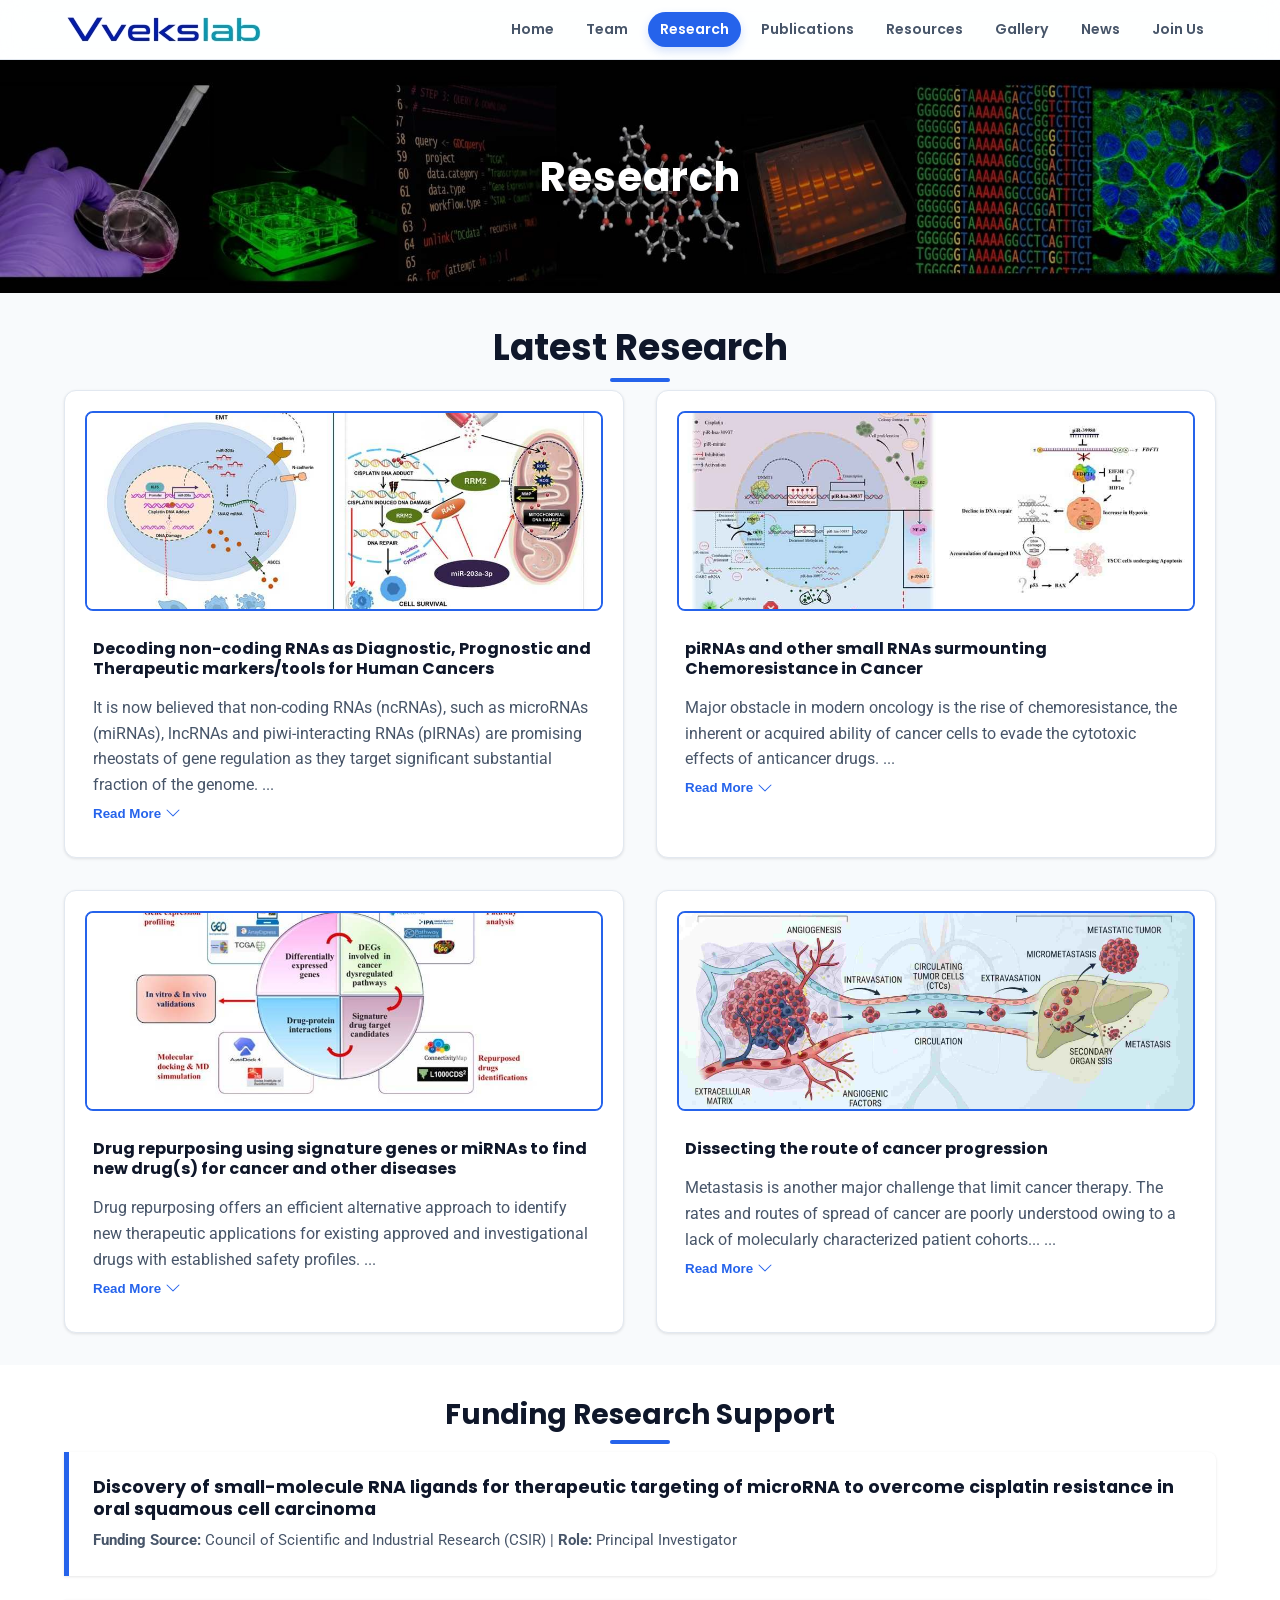
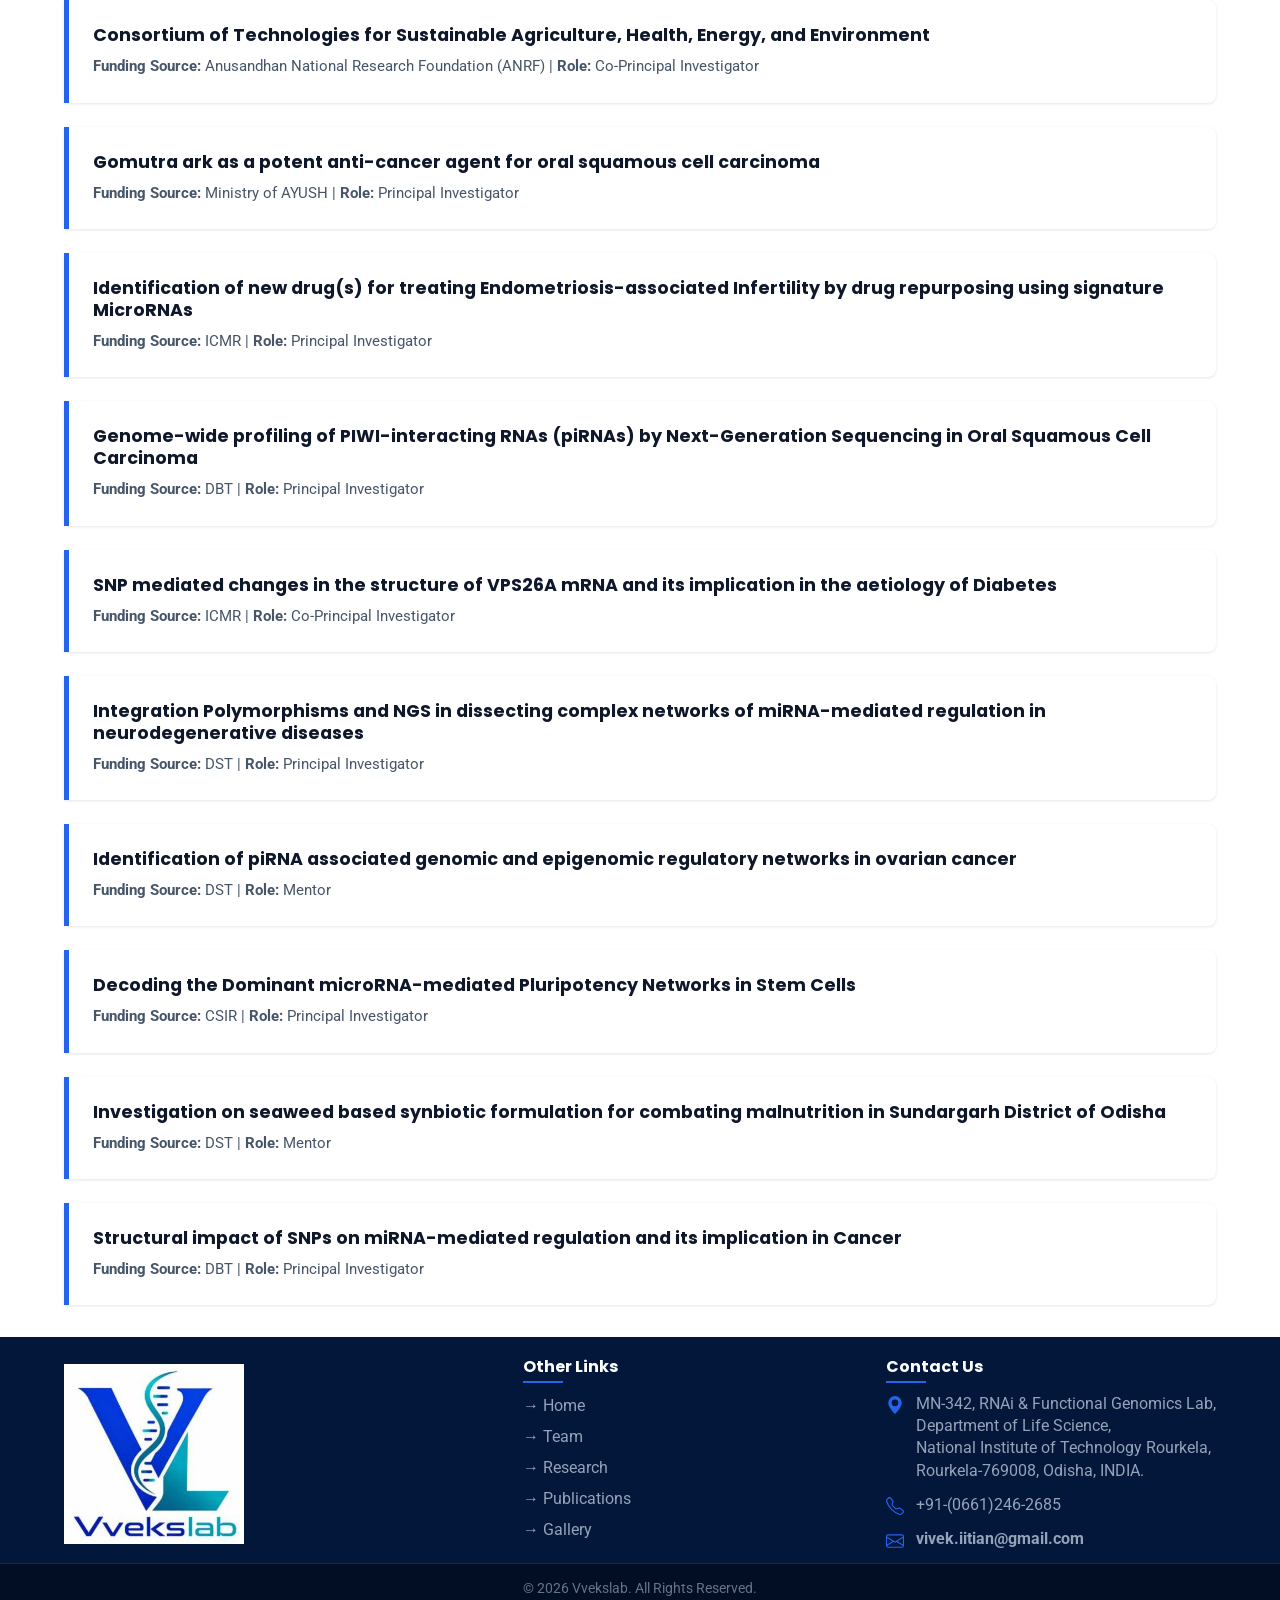
<file: research.html>
<!DOCTYPE html>
<html lang="en">

<head>
  <meta charset="UTF-8">
  <meta http-equiv="X-UA-Compatible" content="IE=edge">
  <meta name="viewport" content="width=device-width, initial-scale=1.0">
  <title>Research | Vvekslab</title>

  <!-- Primary Meta Tags -->
  <meta name="title" content="Research | Vvekslab">
  <meta name="description" content="Explore research areas at Vvekslab including RNA interference (RNAi), functional genomics, gene expression regulation, and non-coding RNA mechanisms.">
  <meta name="keywords" content="Vvekslab Research, RNAi, Functional Genomics, Gene Expression, Epigenetics, Non-coding RNA, Molecular Biology">
  <meta name="author" content="Vvekslab - RNAi & Functional Genomics Lab">
  <meta name="robots" content="index, follow">

  <!-- Canonical Link -->
  <link rel="canonical" href="https://www.vvekslab.in/research.html">

  <!-- Open Graph / Facebook / WhatsApp -->
  <meta property="og:type" content="website">
  <meta property="og:url" content="https://www.vvekslab.in/research.html">
  <meta property="og:title" content="Research | Vvekslab">
  <meta property="og:description" content="Explore research areas at Vvekslab including RNA interference (RNAi), functional genomics, gene expression regulation, and non-coding RNA mechanisms.">
  <meta property="og:image" content="https://www.vvekslab.in/assets/images/logo.jpg">
  <meta property="og:site_name" content="Vvekslab">

  <!-- Twitter / X -->
  <meta name="twitter:card" content="summary_large_image">
  <meta name="twitter:url" content="https://www.vvekslab.in/research.html">
  <meta name="twitter:title" content="Research | Vvekslab">
  <meta name="twitter:description" content="Explore research areas at Vvekslab including RNA interference (RNAi), functional genomics, gene expression regulation, and non-coding RNA mechanisms.">
  <meta name="twitter:image" content="https://www.vvekslab.in/assets/images/logo.jpg">

  <!-- Favicon -->
  <link rel="shortcut icon" href="./assets/images/logo.jpg" type="image/jpeg">

  <!-- Fonts -->
  <link rel="preconnect" href="https://fonts.googleapis.com">
  <link rel="preconnect" href="https://fonts.gstatic.com" crossorigin>
  <link
    href="https://fonts.googleapis.com/css2?family=Poppins:wght@500;600;700;800&family=Roboto:wght@400;500;700&display=swap"
    rel="stylesheet">

  <!-- Main Stylesheet -->
  <link rel="stylesheet" href="./assets/css/style.css">

  <!-- JSON-LD Structured Data -->
  <script type="application/ld+json">
  {
    "@context": "https://schema.org",
    "@type": "WebPage",
    "name": "Research - Vvekslab",
    "url": "https://www.vvekslab.in/research.html",
    "description": "Overview of key research projects, methodologies, and findings in RNAi and functional genomics at Vvekslab."
  }
  </script>
</head>

<body id="top">

  <!-- Header -->
  <header class="header" data-header>
    <div class="container header-container">
      <a href="index.html" class="logo">
        <img src="./assets/images/vvekslab_text.png" alt="Vvekslab Logo">
      </a>

      <nav class="navbar" data-navbar>
        <ul class="navbar-list">
          <li><a href="index.html" class="navbar-link ">Home</a></li>
          <li class="dropdown">
            <a href="team.html" class="navbar-link dropdown-toggle" style="cursor: pointer;">Team</a>
            <div class="dropdown-content">
              <a href="team.html">Current Lab Members</a>
              <a href="alumni.html">Lab Alumni</a>
            </div>
          </li>
          <li><a href="research.html" class="navbar-link active">Research</a></li>
          <li><a href="publications.html" class="navbar-link ">Publications</a></li>
          <li><a href="resources.html" class="navbar-link ">Resources</a></li>
          <li><a href="gallery.html" class="navbar-link ">Gallery</a></li>
          <li><a href="news.html" class="navbar-link ">News</a></li>
          <li><a href="joinus.html" class="navbar-link ">Join Us</a></li>
        </ul>
      </nav>

      <button class="nav-toggle-btn" aria-label="Toggle menu" data-nav-toggler>
        <svg xmlns="http://www.w3.org/2000/svg" width="24" height="24" fill="currentColor" class="bi bi-list"
          viewBox="0 0 16 16">
          <path fill-rule="evenodd"
            d="M2.5 12a.5.5 0 0 1 .5-.5h10a.5.5 0 0 1 0 1H3a.5.5 0 0 1-.5-.5zm0-4a.5.5 0 0 1 .5-.5h10a.5.5 0 0 1 0 1H3a.5.5 0 0 1-.5-.5zm0-4a.5.5 0 0 1 .5-.5h10a.5.5 0 0 1 0 1H3a.5.5 0 0 1-.5-.5z" />
        </svg>
      </button>
    </div>
  </header>

  <!-- Page Header & Banner -->
  <section class="page-banner"
    style="position: relative; width: 100%; height: 233px; overflow: hidden; background-color: var(--primary-color); display: flex; align-items: center; justify-content: center;">
    <!-- Recommended image size: 1920x350 pixels -->
    <img src="assets/images/research/research_banner.jpg" alt="Latest Research Banner"
      style="position: absolute; top: 0; left: 0; width: 100%; height: 100%; object-fit: cover; filter: brightness(0.7); z-index: 1;"
      onerror="this.style.display='none'">
    <div class="container" style="position: relative; z-index: 2; text-align: center;">
      <h1 class="h1"
        style="color: var(--bg-white); font-size: 2.5rem; text-shadow: 0 4px 8px rgba(0,0,0,0.7); margin: 0; letter-spacing: 1px;">
        Research</h1>
    </div>
  </section>

  <!-- Research Projects Section -->
  <section class="section">
    <div class="container">
      <h2 class="section-title">Latest Research</h2>

      <div class="grid grid-2-strict" style="gap: 2rem;">

        <!-- Project 1 -->
        <div class="card research-card">
          <img src="./assets/images/research/research_card_1.jpg" alt="Decoding ncRNAs">
          <div class="card-body">
            <h3 class="h3" style="font-size: 1rem; margin-bottom: 1rem;">Decoding non-coding RNAs as Diagnostic,
              Prognostic and Therapeutic markers/tools for Human Cancers</h3>
            <div class="card-text-wrapper text-muted">
              <p>
                It is now believed that non-coding RNAs (ncRNAs), such as microRNAs (miRNAs), lncRNAs and
                piwi-interacting RNAs (pIRNAs) are promising rheostats of gene regulation as they target significant
                substantial fraction of the genome.
                <span class="dots">...</span>
                <span class="more-text">
                  The dysregulation of these ncRNAs represent distinct molecular signature and even contributes to the
                  pathogenesis of numerous diseases, such as cancers, neurodegenerative diseases and many more. Some of
                  these ncRNAs are even reported to function as oncogenes or tumor suppressor genes. Our research is
                  focused on identifying and functionally characterizing ncRNA or methylated ncRNA (eg. m⁶A-modified
                  miRNAs) biomarkers that can improve the early detection, risk stratification, and prognosis of cancer,
                  especially oral, breast and liver cancer, etc.
                  <br><br>
                  The differential expression patterns of ncRNAs play crucial role in the development and progression of
                  various carcinomas. Our team also investigates the interplay between ncRNAs and their targets by
                  integrating transcriptomic profiling and analysis, target analysis (reporter assays), methylation
                  studies (bisulfite sequencing) and functional gain- and loss-of-function studies using plasmid-based
                  overexpression and siRNA/CRISPR based inhibition/knockdown strategies, predict key
                  epigenome–ncRNA-mRNA regulatory circuits, and other molecular biology techniques, all in an effort to
                  aid in diagnosis, prognosis and treatment of some of these cancers.
                </span>
              </p>
            </div>
            <button class="btn-readmore">Read More <svg xmlns="http://www.w3.org/2000/svg" width="16" height="16"
                fill="currentColor" class="bi bi-chevron-down" viewBox="0 0 16 16">
                <path fill-rule="evenodd"
                  d="M1.646 4.646a.5.5 0 0 1 .708 0L8 10.293l5.646-5.647a.5.5 0 0 1 .708.708l-6 6a.5.5 0 0 1-.708 0l-6-6a.5.5 0 0 1 0-.708z" />
              </svg></button>
          </div>
        </div>

        <!-- Project 2 -->
        <div class="card research-card">
          <img src="./assets/images/research/research_card_2.jpg" alt="piRNAs and Chemoresistance">
          <div class="card-body">
            <h3 class="h3" style="font-size: 1rem; margin-bottom: 1rem;">piRNAs and other small RNAs surmounting
              Chemoresistance in Cancer</h3>
            <div class="card-text-wrapper text-muted">
              <p>
                Major obstacle in modern oncology is the rise of chemoresistance, the inherent or acquired ability of
                cancer cells to evade the cytotoxic effects of anticancer drugs.
                <span class="dots">...</span>
                <span class="more-text">
                  Upon chemotherapy, cancer cells remodel ncRNA pool to reprogramme gene expression to adapt and evade
                  the therapeutic stress. Our research employs comprehensive suite of state-of-the-art molecular,
                  genomic, and proteomic approaches including RNA sequencing (RNA-seq), chromatin immunoprecipitation
                  (ChIP-qPCR, ChIP-seq), Methylation specific PCR (MSP), Liquid Chromatography–Mass Spectrometry
                  (LC-MS), luciferase reporter assays etc. By integrating these modern molecular and high-throughput
                  technologies, we aim to decipher ncRNA(piRNA)-mediated regulatory network that drive cancer cells to
                  chemoresistance and implement strategies to restore drug sensitivity and improve clinical outcomes.
                </span>
              </p>
            </div>
            <button class="btn-readmore">Read More <svg xmlns="http://www.w3.org/2000/svg" width="16" height="16"
                fill="currentColor" class="bi bi-chevron-down" viewBox="0 0 16 16">
                <path fill-rule="evenodd"
                  d="M1.646 4.646a.5.5 0 0 1 .708 0L8 10.293l5.646-5.647a.5.5 0 0 1 .708.708l-6 6a.5.5 0 0 1-.708 0l-6-6a.5.5 0 0 1 0-.708z" />
              </svg></button>
          </div>
        </div>

        <!-- Project 3 -->
        <div class="card research-card">
          <img src="./assets/images/research/research_card_3.jpg" alt="Drug Repurposing">
          <div class="card-body">
            <h3 class="h3" style="font-size: 1rem; margin-bottom: 1rem;">Drug repurposing using signature genes or
              miRNAs to find new drug(s) for cancer and other diseases</h3>
            <div class="card-text-wrapper text-muted">
              <p>
                Drug repurposing offers an efficient alternative approach to identify new therapeutic applications for
                existing approved and investigational drugs with established safety profiles.
                <span class="dots">...</span>
                <span class="more-text">
                  Our research harnesses transcriptomic and non-coding RNA signatures, to identify compounds capable of
                  reversing disease-associated molecular phenotypes of cancer. By integrating gene expression profiling,
                  miRNA expression, sequence-based and structure-based profiling, we systematically identify network
                  pharmacology to reverse the effect of these molecular drivers. Candidate compounds are subsequently
                  evaluated in vitro and in vivo to decipher their function, validate their targets to accelerate their
                  translational usage.
                </span>
              </p>
            </div>
            <button class="btn-readmore">Read More <svg xmlns="http://www.w3.org/2000/svg" width="16" height="16"
                fill="currentColor" class="bi bi-chevron-down" viewBox="0 0 16 16">
                <path fill-rule="evenodd"
                  d="M1.646 4.646a.5.5 0 0 1 .708 0L8 10.293l5.646-5.647a.5.5 0 0 1 .708.708l-6 6a.5.5 0 0 1-.708 0l-6-6a.5.5 0 0 1 0-.708z" />
              </svg></button>
          </div>
        </div>

        <!-- Project 4 -->
        <div class="card research-card">
          <img src="./assets/images/research/research_card_4.jpg" alt="Cancer Progression">
          <div class="card-body">
            <h3 class="h3" style="font-size: 1rem; margin-bottom: 1rem;">Dissecting the route of cancer progression</h3>
            <div class="card-text-wrapper text-muted">
              <p>
                Metastasis is another major challenge that limit cancer therapy. The rates and routes of spread of
                cancer are poorly understood owing to a lack of molecularly characterized patient cohorts...
                <span class="dots">...</span>
                <span class="more-text">
                  lack of correlation between clinical features of primary and secondary cancer, and lack of correlation
                  between genomic features, such as differential expression of ncRNAs, and target genes in primary and
                  secondary tumor. We propose to decrypt signature ncRNAs that dictate the susceptibility of a cancer to
                  develop a secondary cancer, its route and site of developing secondary tumor. We propose to use
                  high-throughput methodologies, expression profiles from relevant NGS studies, clinical features of
                  tumor and develop a model that will help to understand how the cancer cells spread from the primary
                  site to the secondary site through the process of metastasis.
                </span>
              </p>
            </div>
            <button class="btn-readmore">Read More <svg xmlns="http://www.w3.org/2000/svg" width="16" height="16"
                fill="currentColor" class="bi bi-chevron-down" viewBox="0 0 16 16">
                <path fill-rule="evenodd"
                  d="M1.646 4.646a.5.5 0 0 1 .708 0L8 10.293l5.646-5.647a.5.5 0 0 1 .708.708l-6 6a.5.5 0 0 1-.708 0l-6-6a.5.5 0 0 1 0-.708z" />
              </svg></button>
          </div>
        </div>

      </div>
    </div>
  </section>

  <!-- Funding Support Section -->
  <section class="section section-bg">
    <div class="container">
      <h2 class="section-title" style="font-size: 1.75rem;">Funding Research Support</h2>
      <div class="funding-list" style="font-size: 1rem;">

        <div class="funding-item">
          <h4>Discovery of small-molecule RNA ligands for therapeutic targeting of microRNA to overcome cisplatin resistance in oral squamous cell carcinoma</h4>
          <p class="text-muted"><strong>Funding Source:</strong> Council of Scientific and Industrial Research (CSIR) |
            <strong>Role:</strong> Principal Investigator
          </p>
        </div>
        
        <div class="funding-item">
          <h4>Consortium of Technologies for Sustainable Agriculture, Health, Energy, and Environment</h4>
          <p class="text-muted"><strong>Funding Source:</strong> Anusandhan National Research Foundation (ANRF) |
            <strong>Role:</strong> Co-Principal Investigator
          </p>
        </div>

        <div class="funding-item">
          <h4>Gomutra ark as a potent anti-cancer agent for oral squamous cell carcinoma</h4>
          <p class="text-muted"><strong>Funding Source:</strong> Ministry of AYUSH | <strong>Role:</strong> Principal
            Investigator</p>
        </div>

        <div class="funding-item">
          <h4>Identification of new drug(s) for treating Endometriosis-associated Infertility by drug repurposing using
            signature MicroRNAs</h4>
          <p class="text-muted"><strong>Funding Source:</strong> ICMR | <strong>Role:</strong> Principal Investigator
          </p>
        </div>

        <div class="funding-item">
          <h4>Genome-wide profiling of PIWI-interacting RNAs (piRNAs) by Next-Generation Sequencing in Oral Squamous
            Cell Carcinoma</h4>
          <p class="text-muted"><strong>Funding Source:</strong> DBT | <strong>Role:</strong> Principal Investigator</p>
        </div>

        <div class="funding-item">
          <h4>SNP mediated changes in the structure of VPS26A mRNA and its implication in the aetiology of Diabetes</h4>
          <p class="text-muted"><strong>Funding Source:</strong> ICMR | <strong>Role:</strong> Co-Principal Investigator
          </p>
        </div>

        <div class="funding-item">
          <h4>Integration Polymorphisms and NGS in dissecting complex networks of miRNA-mediated regulation in
            neurodegenerative diseases</h4>
          <p class="text-muted"><strong>Funding Source:</strong> DST | <strong>Role:</strong> Principal Investigator</p>
        </div>

        <div class="funding-item">
          <h4>Identification of piRNA associated genomic and epigenomic regulatory networks in ovarian cancer</h4>
          <p class="text-muted"><strong>Funding Source:</strong> DST | <strong>Role:</strong> Mentor</p>
        </div>

        <div class="funding-item">
          <h4>Decoding the Dominant microRNA-mediated Pluripotency Networks in Stem Cells</h4>
          <p class="text-muted"><strong>Funding Source:</strong> CSIR | <strong>Role:</strong> Principal Investigator
          </p>
        </div>

        <div class="funding-item">
          <h4>Investigation on seaweed based synbiotic formulation for combating malnutrition in Sundargarh District of
            Odisha</h4>
          <p class="text-muted"><strong>Funding Source:</strong> DST | <strong>Role:</strong> Mentor</p>
        </div>

        <div class="funding-item">
          <h4>Structural impact of SNPs on miRNA-mediated regulation and its implication in Cancer</h4>
          <p class="text-muted"><strong>Funding Source:</strong> DBT | <strong>Role:</strong> Principal Investigator</p>
        </div>

      </div>
    </div>
  </section>

  <!-- Footer -->
  <footer class="footer">
    <div class="container footer-grid">
      <div class="footer-col">
        <img src="assets/images/footer_logo.jpg" alt="Vvekslab Logo" class="footer-logo">
      </div>
      <div class="footer-col">
        <h3>Other Links</h3>
        <ul class="footer-links-list">
          <li><a href="index.html" class="footer-link-item">&rarr; Home</a></li>
          <li><a href="team.html" class="footer-link-item">&rarr; Team</a></li>
          <li><a href="research.html" class="footer-link-item">&rarr; Research</a></li>
          <li><a href="publications.html" class="footer-link-item">&rarr; Publications</a></li>
          <li><a href="gallery.html" class="footer-link-item">&rarr; Gallery</a></li>
        </ul>
      </div>
      <div class="footer-col">
        <h3>Contact Us</h3>
        <ul class="footer-links-list">
          <li class="footer-contact-item">
            <svg xmlns="http://www.w3.org/2000/svg" width="18" height="18" fill="currentColor" class="bi bi-geo-alt"
              viewBox="0 0 16 16">
              <path d="M8 16s6-5.686 6-10A6 6 0 0 0 2 6c0 4.314 6 10 6 10zm0-7a3 3 0 1 1 0-6 3 3 0 0 1 0 6z" />
            </svg>
            <span>MN-342, RNAi & Functional Genomics Lab,<br>Department of Life Science,<br>National Institute of
              Technology Rourkela,<br>Rourkela-769008, Odisha, INDIA.</span>
          </li>
          <li class="footer-contact-item">
            <svg xmlns="http://www.w3.org/2000/svg" width="18" height="18" fill="currentColor" class="bi bi-telephone"
              viewBox="0 0 16 16">
              <path
                d="M3.654 1.328a.678.678 0 0 0-1.015-.063L1.605 2.3c-.483.484-.661 1.169-.45 1.77a17.568 17.568 0 0 0 4.168 6.608 17.569 17.569 0 0 0 6.608 4.168c.601.211 1.286.033 1.77-.45l1.034-1.034a.678.678 0 0 0-.063-1.015l-2.307-1.794a.678.678 0 0 0-.58-.122l-2.19.547a1.745 1.745 0 0 1-1.657-.459L5.482 8.062a1.745 1.745 0 0 1-.46-1.657l.548-2.19a.678.678 0 0 0-.122-.58L3.654 1.328zM1.884.511a1.745 1.745 0 0 1 2.61.163L6.29 2.98c.329.423.445.974.315 1.494l-.547 2.19a.678.678 0 0 0 .178.643l2.457 2.457a.678.678 0 0 0 .644.178l2.189-.547a1.745 1.745 0 0 1 1.494.315l2.306 1.794c.829.645.905 1.87.163 2.611l-1.034 1.034c-.74.74-1.846 1.065-2.877.702a18.634 18.634 0 0 1-7.01-4.42 18.634 18.634 0 0 1-4.42-7.009c-.362-1.03-.037-2.137.703-2.877L1.885.511z" />
            </svg>
            <span>+91-(0661)246-2685</span>
          </li>
          <li class="footer-contact-item">
            <svg xmlns="http://www.w3.org/2000/svg" width="18" height="18" fill="currentColor" class="bi bi-envelope"
              viewBox="0 0 16 16">
              <path
                d="M0 4a2 2 0 0 1 2-2h12a2 2 0 0 1 2 2v8a2 2 0 0 1-2 2H2a2 2 0 0 1-2-2V4Zm2-1a1 1 0 0 0-1 1v.217l7 4.2 7-4.2V4a1 1 0 0 0-1-1H2Zm13 2.383-4.708 2.825L15 11.105V5.383Zm-.034 6.876-5.64-3.471L8 9.583l-1.326-.795-5.64 3.47A1 1 0 0 0 2 13h12a1 1 0 0 0 .966-.741ZM1 11.105l4.708-2.897L1 5.383v5.722Z" />
            </svg>
            <a href="mailto:vivek.iitian@gmail.com"
              style="text-decoration: none; color: inherit; font-weight: bold;">vivek.iitian@gmail.com</a>
          </li>
        </ul>
      </div>
    </div>
    <div class="footer-bottom">
      <div class="container">
        <p class="copyright">&copy; <span id="year"></span> Vvekslab. All Rights Reserved.</p>
      </div>
    </div>
    <script>
      document.getElementById('year').textContent = new Date().getFullYear();
    </script>
  </footer>

  <!-- Scroll Top Button -->
  <a href="#top" class="back-top-btn" aria-label="back to top" data-back-top-btn>
    <svg xmlns="http://www.w3.org/2000/svg" width="20" height="20" fill="currentColor" class="bi bi-chevron-up"
      viewBox="0 0 16 16">
      <path fill-rule="evenodd"
        d="M7.646 4.646a.5.5 0 0 1 .708 0l6 6a.5.5 0 0 1-.708.708L8 5.707l-5.646 5.647a.5.5 0 0 1-.708-.708l6-6z" />
    </svg>
  </a>

  <!-- JS Scripts -->
  <script src="./assets/js/script.js" defer></script>
</body>

</html>
</file>
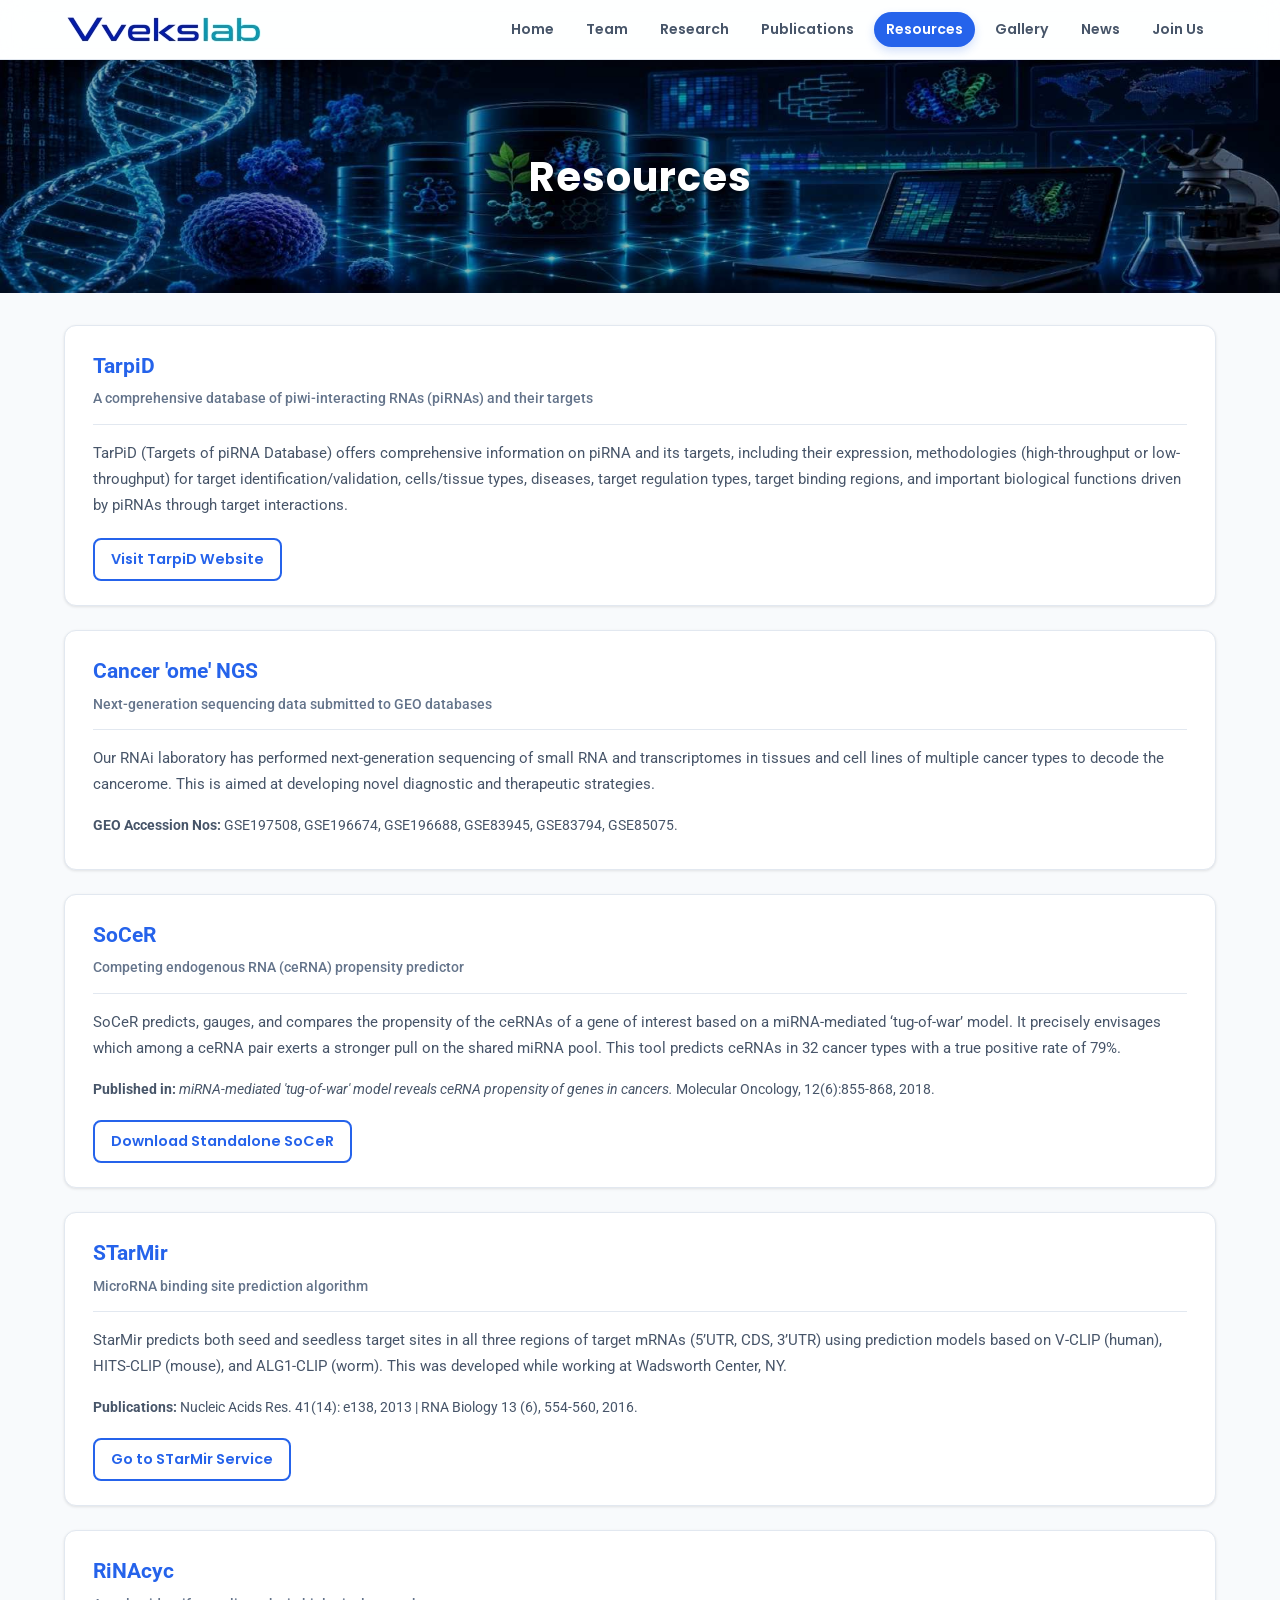
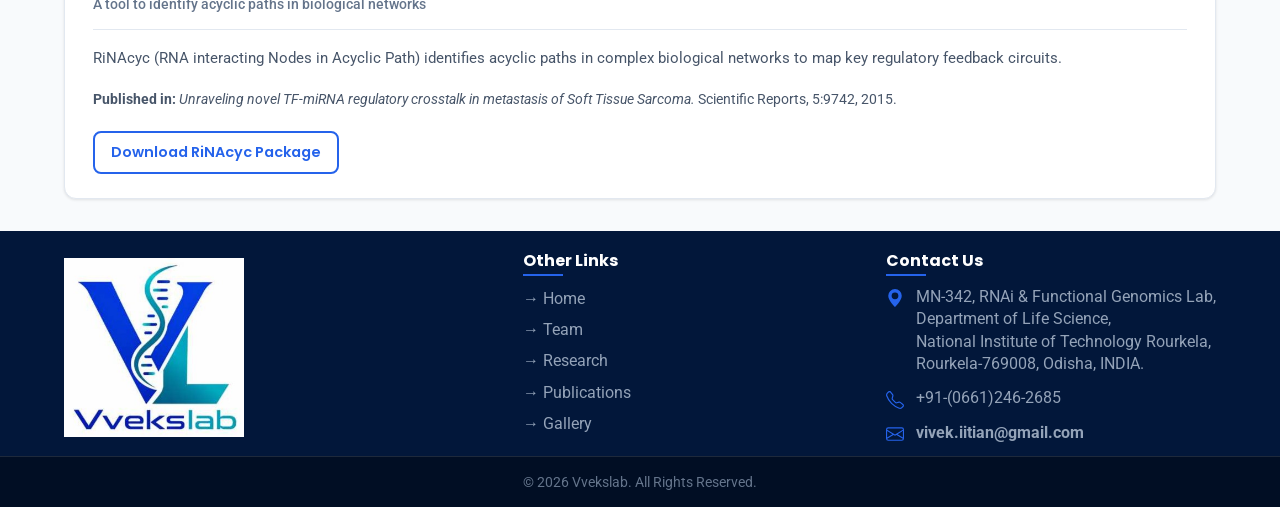
<file: resources.html>
<!DOCTYPE html>
<html lang="en">

<head>
  <meta charset="UTF-8">
  <meta http-equiv="X-UA-Compatible" content="IE=edge">
  <meta name="viewport" content="width=device-width, initial-scale=1.0">
  <title>Resources | Vvekslab</title>

  <!-- Primary Meta Tags -->
  <meta name="title" content="Resources | Vvekslab">
  <meta name="description" content="Access lab resources, bioinformatics tools, datasets, protocols, and software tools developed by Vvekslab (RNAi & Functional Genomics Lab).">
  <meta name="keywords" content="Vvekslab Resources, Bioinformatics Tools, RNAi Protocols, Genomics Datasets, Scientific Datasets, Lab Protocols">
  <meta name="author" content="Vvekslab - RNAi & Functional Genomics Lab">
  <meta name="robots" content="index, follow">

  <!-- Canonical Link -->
  <link rel="canonical" href="https://www.vvekslab.in/resources.html">

  <!-- Open Graph / Facebook / WhatsApp -->
  <meta property="og:type" content="website">
  <meta property="og:url" content="https://www.vvekslab.in/resources.html">
  <meta property="og:title" content="Resources | Vvekslab">
  <meta property="og:description" content="Access lab resources, bioinformatics tools, datasets, protocols, and software tools developed by Vvekslab (RNAi & Functional Genomics Lab).">
  <meta property="og:image" content="https://www.vvekslab.in/assets/images/logo.jpg">
  <meta property="og:site_name" content="Vvekslab">

  <!-- Twitter / X -->
  <meta name="twitter:card" content="summary_large_image">
  <meta name="twitter:url" content="https://www.vvekslab.in/resources.html">
  <meta name="twitter:title" content="Resources | Vvekslab">
  <meta name="twitter:description" content="Access lab resources, bioinformatics tools, datasets, protocols, and software tools developed by Vvekslab (RNAi & Functional Genomics Lab).">
  <meta name="twitter:image" content="https://www.vvekslab.in/assets/images/logo.jpg">

  <!-- Favicon -->
  <link rel="shortcut icon" href="./assets/images/logo.jpg" type="image/jpeg">

  <!-- Fonts -->
  <link rel="preconnect" href="https://fonts.googleapis.com">
  <link rel="preconnect" href="https://fonts.gstatic.com" crossorigin>
  <link
    href="https://fonts.googleapis.com/css2?family=Poppins:wght@500;600;700;800&family=Roboto:wght@400;500;700&display=swap"
    rel="stylesheet">

  <!-- Main Stylesheet -->
  <link rel="stylesheet" href="./assets/css/style.css">

  <!-- JSON-LD Structured Data -->
  <script type="application/ld+json">
  {
    "@context": "https://schema.org",
    "@type": "WebPage",
    "name": "Resources - Vvekslab",
    "url": "https://www.vvekslab.in/resources.html",
    "description": "Scientific resources, software tools, and data published by Vvekslab."
  }
  </script>
</head>

<body id="top">

  <!-- Header -->
  <header class="header" data-header>
    <div class="container header-container">
      <a href="index.html" class="logo">
        <img src="./assets/images/vvekslab_text.png" alt="Vvekslab Logo">
      </a>

      <nav class="navbar" data-navbar>
        <ul class="navbar-list">
          <li><a href="index.html" class="navbar-link ">Home</a></li>
          <li class="dropdown">
            <a href="team.html" class="navbar-link dropdown-toggle" style="cursor: pointer;">Team</a>
            <div class="dropdown-content">
              <a href="team.html">Current Lab Members</a>
              <a href="alumni.html">Lab Alumni</a>
            </div>
          </li>
          <li><a href="research.html" class="navbar-link ">Research</a></li>
          <li><a href="publications.html" class="navbar-link ">Publications</a></li>
          <li><a href="resources.html" class="navbar-link active">Resources</a></li>
          <li><a href="gallery.html" class="navbar-link ">Gallery</a></li>
          <li><a href="news.html" class="navbar-link ">News</a></li>
          <li><a href="joinus.html" class="navbar-link ">Join Us</a></li>
        </ul>
      </nav>

      <button class="nav-toggle-btn" aria-label="Toggle menu" data-nav-toggler>
        <svg xmlns="http://www.w3.org/2000/svg" width="24" height="24" fill="currentColor" class="bi bi-list"
          viewBox="0 0 16 16">
          <path fill-rule="evenodd"
            d="M2.5 12a.5.5 0 0 1 .5-.5h10a.5.5 0 0 1 0 1H3a.5.5 0 0 1-.5-.5zm0-4a.5.5 0 0 1 .5-.5h10a.5.5 0 0 1 0 1H3a.5.5 0 0 1-.5-.5zm0-4a.5.5 0 0 1 .5-.5h10a.5.5 0 0 1 0 1H3a.5.5 0 0 1-.5-.5z" />
        </svg>
      </button>
    </div>
  </header>

  <!-- Page Header & Banner -->
  <section class="page-banner"
    style="position: relative; width: 100%; height: 233px; overflow: hidden; background-color: var(--primary-color); display: flex; align-items: center; justify-content: center;">
    <!-- Recommended image size: 1920x233 pixels -->
    <img src="assets/images/resources/resources_banner.jpg" alt="Resources Banner"
      style="position: absolute; top: 0; left: 0; width: 100%; height: 100%; object-fit: cover; filter: brightness(0.7); z-index: 1;"
      onerror="this.style.display='none'">
    <div class="container" style="position: relative; z-index: 2; text-align: center;">
      <h1 class="h1"
        style="color: var(--bg-white); font-size: 2.5rem; text-shadow: 0 4px 8px rgba(0,0,0,0.7); margin: 0; letter-spacing: 1px;">
        Resources</h1>
    </div>
  </section>

  <!-- Resources Content Section -->
  <section class="section">
    <div class="container">

      <div class="grid" style="gap: 1.5rem; grid-template-columns: 1fr;">

        <!-- Resource 1: TarpiD -->
        <div class="resource-card">
          <div>
            <div class="resource-card-header">
              <div class="resource-card-title">TarpiD</div>
              <div class="resource-card-subtitle">A comprehensive database of piwi-interacting RNAs (piRNAs) and their
                targets</div>
            </div>
            <p class="text-muted" style="margin-bottom: 1.25rem; line-height: 1.7; font-size: 0.95rem;">
              TarPiD (Targets of piRNA Database) offers comprehensive information on piRNA and its targets, including
              their expression, methodologies (high-throughput or low-throughput) for target
              identification/validation, cells/tissue types, diseases, target regulation types, target binding
              regions, and important biological functions driven by piRNAs through target interactions.
            </p>
          </div>
          <div>
            <a href="https://tarpid.nitrkl.ac.in/" target="_blank" class="btn btn-outline"
              style="padding: 0.5rem 1rem; font-size: 0.9rem;">Visit TarpiD Website</a>
          </div>
        </div>

        <!-- Resource 2: Cancer 'ome' NGS -->
        <div class="resource-card">
          <div>
            <div class="resource-card-header">
              <div class="resource-card-title">Cancer 'ome' NGS</div>
              <div class="resource-card-subtitle">Next-generation sequencing data submitted to GEO databases</div>
            </div>
            <p class="text-muted" style="margin-bottom: 1rem; line-height: 1.7; font-size: 0.95rem;">
              Our RNAi laboratory has performed next-generation sequencing of small RNA and transcriptomes in tissues
              and cell lines of multiple cancer types to decode the cancerome. This is aimed at developing novel
              diagnostic and therapeutic strategies.
            </p>
          </div>
          <p class="text-muted" style="margin-bottom: 0.5rem; font-size: 0.9rem;">
            <strong>GEO Accession Nos:</strong>
            <a href="https://www.ncbi.nlm.nih.gov/geo/query/acc.cgi?acc=GSE197508" target="_blank">GSE197508</a>,
            <a href="https://www.ncbi.nlm.nih.gov/geo/query/acc.cgi?acc=GSE196674" target="_blank">GSE196674</a>,
            <a href="https://www.ncbi.nlm.nih.gov/geo/query/acc.cgi?acc=GSE196688" target="_blank">GSE196688</a>,
            <a href="https://www.ncbi.nlm.nih.gov/geo/query/acc.cgi?acc=GSE83945" target="_blank">GSE83945</a>,
            <a href="https://www.ncbi.nlm.nih.gov/geo/query/acc.cgi?acc=GSE83794" target="_blank">GSE83794</a>,
            <a href="https://www.ncbi.nlm.nih.gov/geo/query/acc.cgi?acc=GSE85075" target="_blank">GSE85075</a>.
          </p>
        </div>

        <!-- Resource 3: SoCeR -->
        <div class="resource-card">
          <div>
            <div class="resource-card-header">
              <div class="resource-card-title">SoCeR</div>
              <div class="resource-card-subtitle">Competing endogenous RNA (ceRNA) propensity predictor</div>
            </div>
            <p class="text-muted" style="margin-bottom: 1rem; line-height: 1.7; font-size: 0.95rem;">
              SoCeR predicts, gauges, and compares the propensity of the ceRNAs of a gene of interest based on a
              miRNA-mediated ‘tug-of-war’ model. It precisely envisages which among a ceRNA pair exerts a stronger
              pull on the shared miRNA pool. This tool predicts ceRNAs in 32 cancer types with a true positive rate of
              79%.
            </p>
            <p class="text-muted" style="margin-bottom: 1.25rem; font-size: 0.88rem;">
              <strong>Published in:</strong> <em>miRNA-mediated 'tug-of-war' model reveals ceRNA propensity of genes
                in cancers.</em> Molecular Oncology, 12(6):855-868, 2018.
            </p>
          </div>
          <div>
            <a href="#" class="btn btn-outline" style="padding: 0.5rem 1rem; font-size: 0.9rem;">Download Standalone
              SoCeR</a>
          </div>
        </div>

        <!-- Resource 4: STarMir -->
        <div class="resource-card">
          <div>
            <div class="resource-card-header">
              <div class="resource-card-title">STarMir</div>
              <div class="resource-card-subtitle">MicroRNA binding site prediction algorithm</div>
            </div>
            <p class="text-muted" style="margin-bottom: 1rem; line-height: 1.7; font-size: 0.95rem;">
              StarMir predicts both seed and seedless target sites in all three regions of target mRNAs (5’UTR, CDS,
              3’UTR) using prediction models based on V-CLIP (human), HITS-CLIP (mouse), and ALG1-CLIP (worm). This
              was developed while working at Wadsworth Center, NY.
            </p>
            <p class="text-muted" style="margin-bottom: 1.25rem; font-size: 0.88rem;">
              <strong>Publications:</strong> Nucleic Acids Res. 41(14): e138, 2013 | RNA Biology 13 (6), 554-560,
              2016.
            </p>
          </div>
          <div>
            <a href="https://sfold.wadsworth.org/cgi-bin/starmirWeb.pl" target="_blank" class="btn btn-outline"
              style="padding: 0.5rem 1rem; font-size: 0.9rem;">Go to STarMir Service</a>
          </div>
        </div>

        <!-- Resource 5: RiNAcyc -->
        <div class="resource-card">
          <div>
            <div class="resource-card-header">
              <div class="resource-card-title">RiNAcyc</div>
              <div class="resource-card-subtitle">A tool to identify acyclic paths in biological networks</div>
            </div>
            <p class="text-muted" style="margin-bottom: 1rem; line-height: 1.7; font-size: 0.95rem;">
              RiNAcyc (RNA interacting Nodes in Acyclic Path) identifies acyclic paths in complex biological networks
              to map key regulatory feedback circuits.
            </p>
            <p class="text-muted" style="margin-bottom: 1.25rem; font-size: 0.88rem;">
              <strong>Published in:</strong> <em>Unraveling novel TF-miRNA regulatory crosstalk in metastasis of Soft
                Tissue Sarcoma.</em> Scientific Reports, 5:9742, 2015.
            </p>
          </div>
          <div>
            <a href="http://vvekslab.in/rinacyc.zip" class="btn btn-outline"
              style="padding: 0.5rem 1rem; font-size: 0.9rem;">Download RiNAcyc Package</a>
          </div>
        </div>

      </div>
    </div>
  </section>

  <!-- Footer -->
  <footer class="footer">
    <div class="container footer-grid">
      <div class="footer-col">
        <img src="assets/images/footer_logo.jpg" alt="Vvekslab Logo" class="footer-logo">
      </div>
      <div class="footer-col">
        <h3>Other Links</h3>
        <ul class="footer-links-list">
          <li><a href="index.html" class="footer-link-item">&rarr; Home</a></li>
          <li><a href="team.html" class="footer-link-item">&rarr; Team</a></li>
          <li><a href="research.html" class="footer-link-item">&rarr; Research</a></li>
          <li><a href="publications.html" class="footer-link-item">&rarr; Publications</a></li>
          <li><a href="gallery.html" class="footer-link-item">&rarr; Gallery</a></li>
        </ul>
      </div>
      <div class="footer-col">
        <h3>Contact Us</h3>
        <ul class="footer-links-list">
          <li class="footer-contact-item">
            <svg xmlns="http://www.w3.org/2000/svg" width="18" height="18" fill="currentColor" class="bi bi-geo-alt"
              viewBox="0 0 16 16">
              <path d="M8 16s6-5.686 6-10A6 6 0 0 0 2 6c0 4.314 6 10 6 10zm0-7a3 3 0 1 1 0-6 3 3 0 0 1 0 6z" />
            </svg>
            <span>MN-342, RNAi & Functional Genomics Lab,<br>Department of Life Science,<br>National Institute of
              Technology Rourkela,<br>Rourkela-769008, Odisha, INDIA.</span>
          </li>
          <li class="footer-contact-item">
            <svg xmlns="http://www.w3.org/2000/svg" width="18" height="18" fill="currentColor" class="bi bi-telephone"
              viewBox="0 0 16 16">
              <path
                d="M3.654 1.328a.678.678 0 0 0-1.015-.063L1.605 2.3c-.483.484-.661 1.169-.45 1.77a17.568 17.568 0 0 0 4.168 6.608 17.569 17.569 0 0 0 6.608 4.168c.601.211 1.286.033 1.77-.45l1.034-1.034a.678.678 0 0 0-.063-1.015l-2.307-1.794a.678.678 0 0 0-.58-.122l-2.19.547a1.745 1.745 0 0 1-1.657-.459L5.482 8.062a1.745 1.745 0 0 1-.46-1.657l.548-2.19a.678.678 0 0 0-.122-.58L3.654 1.328zM1.884.511a1.745 1.745 0 0 1 2.61.163L6.29 2.98c.329.423.445.974.315 1.494l-.547 2.19a.678.678 0 0 0 .178.643l2.457 2.457a.678.678 0 0 0 .644.178l2.189-.547a1.745 1.745 0 0 1 1.494.315l2.306 1.794c.829.645.905 1.87.163 2.611l-1.034 1.034c-.74.74-1.846 1.065-2.877.702a18.634 18.634 0 0 1-7.01-4.42 18.634 18.634 0 0 1-4.42-7.009c-.362-1.03-.037-2.137.703-2.877L1.885.511z" />
            </svg>
            <span>+91-(0661)246-2685</span>
          </li>
          <li class="footer-contact-item">
            <svg xmlns="http://www.w3.org/2000/svg" width="18" height="18" fill="currentColor" class="bi bi-envelope"
              viewBox="0 0 16 16">
              <path
                d="M0 4a2 2 0 0 1 2-2h12a2 2 0 0 1 2 2v8a2 2 0 0 1-2 2H2a2 2 0 0 1-2-2V4Zm2-1a1 1 0 0 0-1 1v.217l7 4.2 7-4.2V4a1 1 0 0 0-1-1H2Zm13 2.383-4.708 2.825L15 11.105V5.383Zm-.034 6.876-5.64-3.471L8 9.583l-1.326-.795-5.64 3.47A1 1 0 0 0 2 13h12a1 1 0 0 0 .966-.741ZM1 11.105l4.708-2.897L1 5.383v5.722Z" />
            </svg>
            <a href="mailto:vivek.iitian@gmail.com"
              style="text-decoration: none; color: inherit; font-weight: bold;">vivek.iitian@gmail.com</a>
          </li>
        </ul>
      </div>
    </div>
    <div class="footer-bottom">
      <div class="container">
        <p class="copyright">&copy; <span id="year"></span> Vvekslab. All Rights Reserved.</p>
      </div>
    </div>
    <script>
      document.getElementById('year').textContent = new Date().getFullYear();
    </script>
  </footer>


  <!-- Scroll Top Button -->
  <a href="#top" class="back-top-btn" aria-label="back to top" data-back-top-btn>
    <svg xmlns="http://www.w3.org/2000/svg" width="20" height="20" fill="currentColor" class="bi bi-chevron-up"
      viewBox="0 0 16 16">
      <path fill-rule="evenodd"
        d="M7.646 4.646a.5.5 0 0 1 .708 0l6 6a.5.5 0 0 1-.708.708L8 5.707l-5.646 5.647a.5.5 0 0 1-.708-.708l6-6z" />
    </svg>
  </a>

  <!-- JS Scripts -->
  <script src="./assets/js/script.js" defer></script>
</body>

</html>
</file>
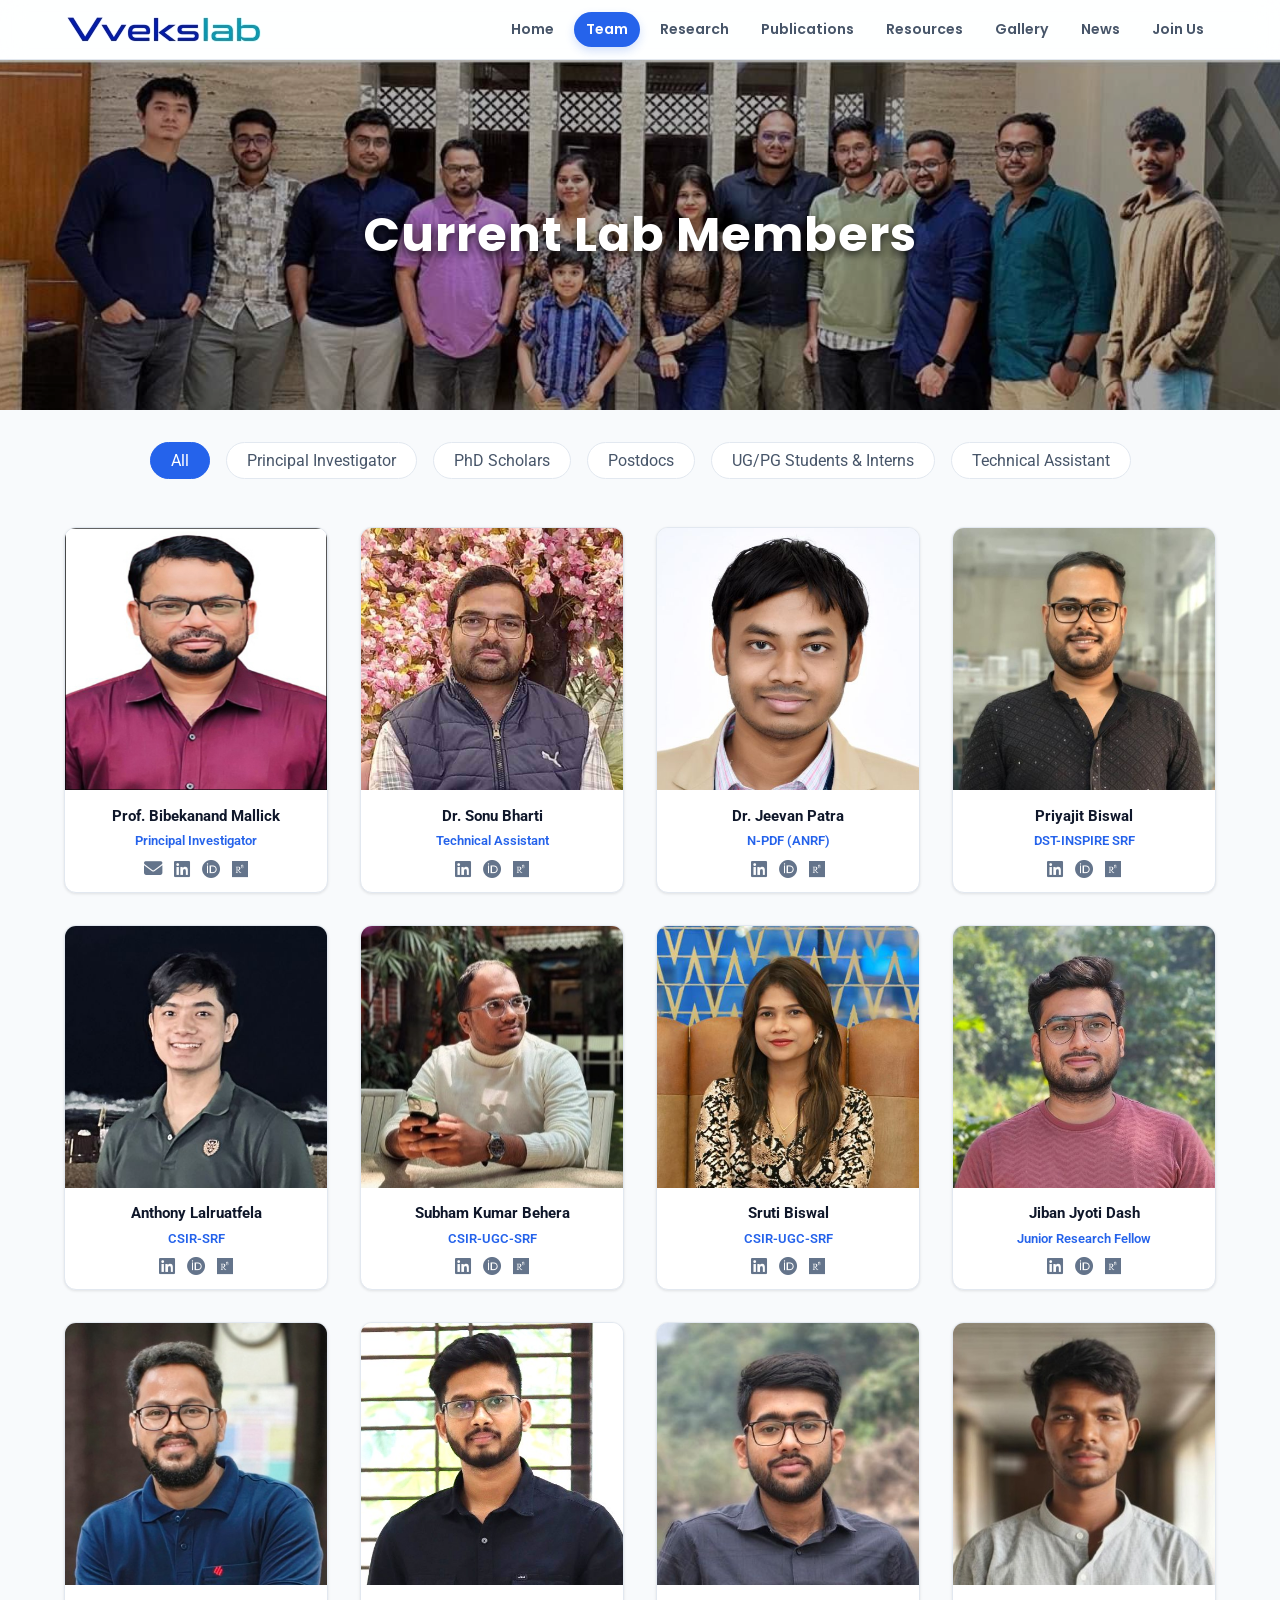
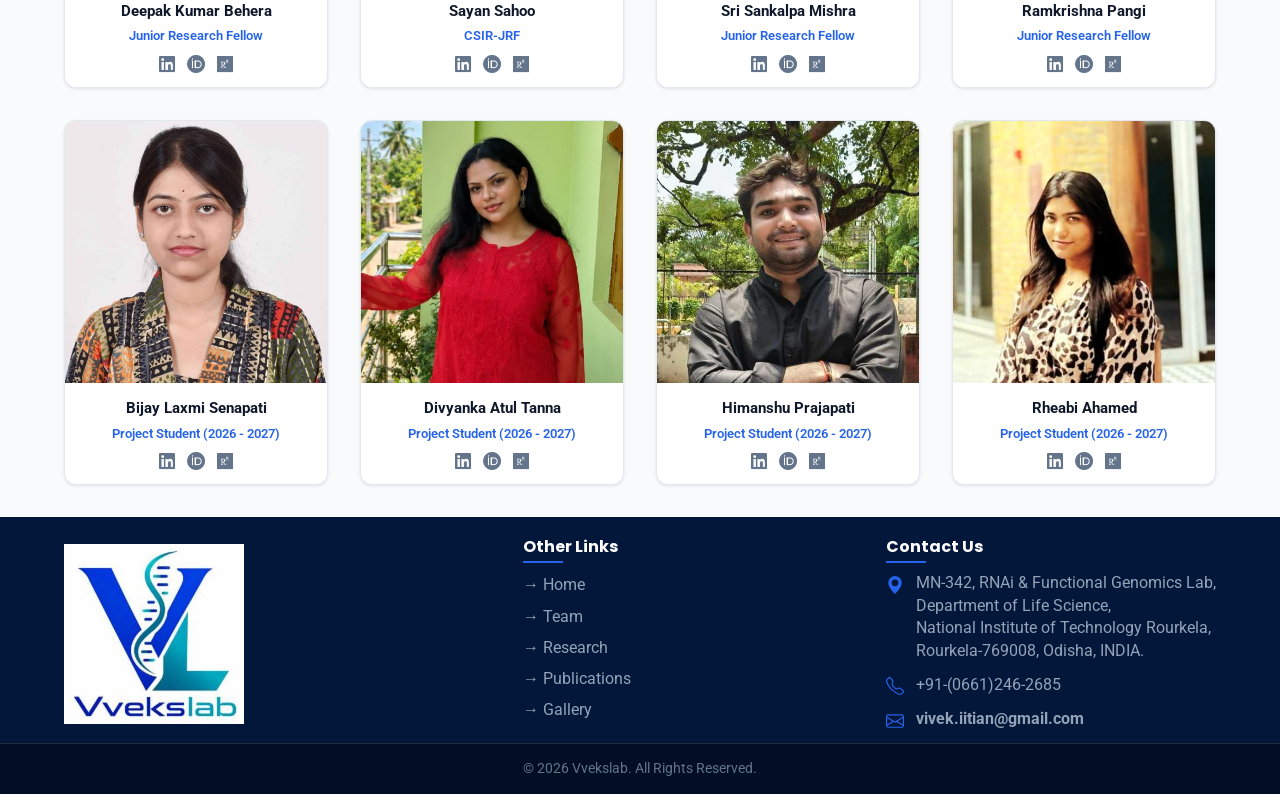
<file: team.html>
<!DOCTYPE html>
<html lang="en">

<head>
  <meta charset="UTF-8">
  <meta http-equiv="X-UA-Compatible" content="IE=edge">
  <meta name="viewport" content="width=device-width, initial-scale=1.0">
  <title>Our Team | Vvekslab</title>

  <!-- Primary Meta Tags -->
  <meta name="title" content="Our Team | Vvekslab">
  <meta name="description"
    content="Meet the researchers, principal investigator, PhD scholars, and lab members of Vvekslab (RNAi & Functional Genomics Lab).">
  <meta name="keywords"
    content="Vvekslab Team, Researchers, Principal Investigator, Lab Members, RNAi Research Team, Functional Genomics Scientists">
  <meta name="author" content="Vvekslab - RNAi & Functional Genomics Lab">
  <meta name="robots" content="index, follow">

  <!-- Canonical Link -->
  <link rel="canonical" href="https://www.vvekslab.in/team.html">

  <!-- Open Graph / Facebook / WhatsApp -->
  <meta property="og:type" content="website">
  <meta property="og:url" content="https://www.vvekslab.in/team.html">
  <meta property="og:title" content="Our Team | Vvekslab">
  <meta property="og:description"
    content="Meet the researchers, principal investigator, PhD scholars, and lab members of Vvekslab (RNAi & Functional Genomics Lab).">
  <meta property="og:image" content="https://www.vvekslab.in/assets/images/logo.jpg">
  <meta property="og:site_name" content="Vvekslab">

  <!-- Twitter / X -->
  <meta name="twitter:card" content="summary_large_image">
  <meta name="twitter:url" content="https://www.vvekslab.in/team.html">
  <meta name="twitter:title" content="Our Team | Vvekslab">
  <meta name="twitter:description"
    content="Meet the researchers, principal investigator, PhD scholars, and lab members of Vvekslab (RNAi & Functional Genomics Lab).">
  <meta name="twitter:image" content="https://www.vvekslab.in/assets/images/logo.jpg">

  <!-- Favicon -->
  <link rel="shortcut icon" href="./assets/images/logo.jpg" type="image/jpeg">

  <!-- Fonts -->
  <link rel="preconnect" href="https://fonts.googleapis.com">
  <link rel="preconnect" href="https://fonts.gstatic.com" crossorigin>
  <link
    href="https://fonts.googleapis.com/css2?family=Poppins:wght@500;600;700;800&family=Roboto:wght@400;500;700&display=swap"
    rel="stylesheet">

  <!-- FontAwesome -->
  <link rel="stylesheet" href="https://cdnjs.cloudflare.com/ajax/libs/font-awesome/6.5.1/css/all.min.css">

  <!-- Main Stylesheet -->
  <link rel="stylesheet" href="./assets/css/style.css">

  <!-- JSON-LD Structured Data -->
  <script type="application/ld+json">
  {
    "@context": "https://schema.org",
    "@type": "AboutPage",
    "name": "Our Team - Vvekslab",
    "url": "https://www.vvekslab.in/team.html",
    "description": "Meet the team of researchers and lab members at Vvekslab."
  }
  </script>
</head>

<body id="top">
  <!-- Header -->
  <header class="header" data-header>
    <div class="container header-container">
      <a href="index.html" class="logo">
        <img src="./assets/images/vvekslab_text.png" alt="Vvekslab Logo">
      </a>

      <nav class="navbar" data-navbar>
        <ul class="navbar-list">
          <li><a href="index.html" class="navbar-link ">Home</a></li>
          <li class="dropdown">
            <a href="team.html" class="navbar-link dropdown-toggle active" style="cursor: pointer;">Team</a>
            <div class="dropdown-content">
              <a href="team.html">Current Lab Members</a>
              <a href="alumni.html">Lab Alumni</a>
            </div>
          </li>
          <li><a href="research.html" class="navbar-link ">Research</a></li>
          <li><a href="publications.html" class="navbar-link ">Publications</a></li>
          <li><a href="resources.html" class="navbar-link ">Resources</a></li>
          <li><a href="gallery.html" class="navbar-link ">Gallery</a></li>
          <li><a href="news.html" class="navbar-link ">News</a></li>
          <li><a href="joinus.html" class="navbar-link ">Join Us</a></li>
        </ul>
      </nav>

      <button class="nav-toggle-btn" aria-label="Toggle menu" data-nav-toggler>
        <svg xmlns="http://www.w3.org/2000/svg" width="24" height="24" fill="currentColor" class="bi bi-list"
          viewBox="0 0 16 16">
          <path fill-rule="evenodd"
            d="M2.5 12a.5.5 0 0 1 .5-.5h10a.5.5 0 0 1 0 1H3a.5.5 0 0 1-.5-.5zm0-4a.5.5 0 0 1 .5-.5h10a.5.5 0 0 1 0 1H3a.5.5 0 0 1-.5-.5zm0-4a.5.5 0 0 1 .5-.5h10a.5.5 0 0 1 0 1H3a.5.5 0 0 1-.5-.5z" />
        </svg>
      </button>
    </div>
  </header>
  <!-- Page Header & Banner -->
  <section class="page-banner team-banner"
    style="position: relative; width: 100%; height: 350px; overflow: hidden; background-color: var(--primary-color); display: flex; align-items: center; justify-content: center;">
    <!-- Recommended image size: 1920x350 pixels -->
    <img src="assets/images/team/current_members/team_banner.jpg" alt="Our Team Banner"
      style="position: absolute; top: 0; left: 0; width: 100%; height: 100%; object-fit: cover; filter: brightness(0.7); z-index: 1;"
      onerror="this.style.display='none'">
    <div class="container" style="position: relative; z-index: 2; text-align: center;">
      <h1 class="h1"
        style="color: var(--bg-white); font-size: 3rem; text-shadow: 0 4px 8px rgba(0,0,0,0.7); margin: 0; letter-spacing: 1px;">
        Current Lab Members</h1>
    </div>
  </section>
  <!-- Team Filter Section -->
  <section class="section" style="padding-top: 2rem;">
    <div class="container">
      <div class="team-filter-buttons gallery-filter-buttons" id="team-filter-buttons">
        <button class="filter-btn active" data-filter="all">All</button>
        <button class="filter-btn" data-filter="pi">Principal Investigator</button>
        <button class="filter-btn" data-filter="phd">PhD Scholars</button>
        <button class="filter-btn" data-filter="postdoc">Postdocs</button>
        <button class="filter-btn" data-filter="ug-pg-interns">UG/PG Students & Interns</button>
        <button class="filter-btn" data-filter="tech-assistant">Technical Assistant</button>
      </div>

      <div class="team-grid" id="team-grid-container">

        <!-- PI -->
        <div class="member-card team-member-item" data-category="pi">
          <div class="member-img-wrap">
            <img src="./assets/images/team/current_members/bibek.jpg" alt="Dr. Bibekanand Mallick">
          </div>
          <div class="member-info">
            <div class="member-name">Prof. Bibekanand Mallick</div>
            <div class="member-role">Principal Investigator</div>
            <div class="member-socials">
              <a href="mailto:vivek.iitian@gmail.com" aria-label="Email"><i class="fas fa-envelope"></i></a>
              <a href="https://in.linkedin.com/in/prof-bibekanand-mallick-phd-a3762124a" target="_blank"
                rel="noopener noreferrer" aria-label="LinkedIn"><i class="fab fa-linkedin"></i></a>
              <a href="https://orcid.org/0000-0003-4311-0720" target="_blank" rel="noopener noreferrer"
                aria-label="ORCID"><i class="fab fa-orcid"></i></a>
              <a href="https://www.researchgate.net/profile/Bibekanand-Mallick" target="_blank"
                rel="noopener noreferrer" aria-label="ResearchGate"><i class="fab fa-researchgate"></i></a>
            </div>
          </div>
        </div>

        <!-- Tech Assistant -->
        <div class="member-card team-member-item" data-category="tech-assistant">
          <div class="member-img-wrap"><img src="./assets/images/team/current_members/sonu.jpg" alt="Dr. Sonu Bharti">
          </div>
          <div class="member-info">
            <div class="member-name">Dr. Sonu Bharti</div>
            <div class="member-role">Technical Assistant</div>
            <div class="member-socials">
              <a href="https://in.linkedin.com/in/sonu-bharti-52242221" target="_blank" rel="noopener noreferrer"
                aria-label="LinkedIn"><i class="fab fa-linkedin"></i></a>
              <a href="https://orcid.org/0000-0003-3338-2335" target="_blank" rel="noopener noreferrer"
                aria-label="ORCID"><i class="fab fa-orcid"></i></a>
              <a href="https://www.researchgate.net/profile/Sonu-Bharti" target="_blank" rel="noopener noreferrer"
                aria-label="ResearchGate"><i class="fab fa-researchgate"></i></a>
            </div>
          </div>
        </div>


        <!-- Postdocs-->
        <div class="member-card team-member-item" data-category="postdoc">
          <div class="member-img-wrap"><img src="./assets/images/team/current_members/jeevan.jpg"
              alt="Dr. Jeevan Patra"></div>
          <div class="member-info">
            <div class="member-name">Dr. Jeevan Patra</div>
            <div class="member-role">N-PDF (ANRF)</div>
            <div class="member-socials">
              <a href="#" target="_blank" rel="noopener noreferrer" aria-label="LinkedIn"><i
                  class="fab fa-linkedin"></i></a>
              <a href="https://orcid.org/0000-0002-2709-4268" target="_blank" rel="noopener noreferrer"
                aria-label="ORCID"><i class="fab fa-orcid"></i></a>
              <a href="#" target="_blank" rel="noopener noreferrer" aria-label="ResearchGate"><i
                  class="fab fa-researchgate"></i></a>
            </div>
          </div>
        </div>

        <!-- PhD Scholars -->
        <div class="member-card team-member-item" data-category="phd">
          <div class="member-img-wrap"><img src="./assets/images/team/current_members/priyajit.jpg"
              alt="Priyajit Biswal"></div>
          <div class="member-info">
            <div class="member-name">Priyajit Biswal</div>
            <div class="member-role">DST-INSPIRE SRF</div>
            <div class="member-socials">
              <a href="https://in.linkedin.com/in/priyajit-biswal-07a745172" target="_blank" rel="noopener noreferrer"
                aria-label="LinkedIn"><i class="fab fa-linkedin"></i></a>
              <a href="https://orcid.org/0000-0001-7364-9327" target="_blank" rel="noopener noreferrer"
                aria-label="ORCID"><i class="fab fa-orcid"></i></a>
              <a href="https://www.researchgate.net/profile/Priyajit-Biswal-2" target="_blank" rel="noopener noreferrer"
                aria-label="ResearchGate"><i class="fab fa-researchgate"></i></a>
            </div>
          </div>
        </div>
        <div class="member-card team-member-item" data-category="phd">
          <div class="member-img-wrap"><img src="./assets/images/team/current_members/anthony.jpg"
              alt="Anthony Lalruatfela"></div>
          <div class="member-info">
            <div class="member-name">Anthony Lalruatfela</div>
            <div class="member-role">CSIR-SRF</div>
            <div class="member-socials">
              <a href="https://in.linkedin.com/in/anthony-chawngthu-anthony-lalruatfela-a40987166" target="_blank"
                rel="noopener noreferrer" aria-label="LinkedIn"><i class="fab fa-linkedin"></i></a>
              <a href="https://orcid.org/0000-0002-7639-1824" target="_blank" rel="noopener noreferrer"
                aria-label="ORCID"><i class="fab fa-orcid"></i></a>
              <a href="https://www.researchgate.net/profile/Anthony-Lalruatfela" target="_blank"
                rel="noopener noreferrer" aria-label="ResearchGate"><i class="fab fa-researchgate"></i></a>
            </div>
          </div>
        </div>
        <div class="member-card team-member-item" data-category="phd">
          <div class="member-img-wrap"><img src="./assets/images/team/current_members/subham.jpg"
              alt="Subham Kumar Behera"></div>
          <div class="member-info">
            <div class="member-name">Subham Kumar Behera</div>
            <div class="member-role">CSIR-UGC-SRF</div>
            <div class="member-socials">
              <a href="https://in.linkedin.com/in/subham-kumar-behera-1ba5a3245" target="_blank"
                rel="noopener noreferrer" aria-label="LinkedIn"><i class="fab fa-linkedin"></i></a>
              <a href="https://orcid.org/0000-0002-4918-5136" target="_blank" rel="noopener noreferrer"
                aria-label="ORCID"><i class="fab fa-orcid"></i></a>
              <a href="https://www.researchgate.net/profile/Subham-Behera" target="_blank" rel="noopener noreferrer"
                aria-label="ResearchGate"><i class="fab fa-researchgate"></i></a>
            </div>
          </div>
        </div>
        <div class="member-card team-member-item" data-category="phd">
          <div class="member-img-wrap"><img src="./assets/images/team/current_members/sruti.jpg" alt="Sruti Biswal">
          </div>
          <div class="member-info">
            <div class="member-name">Sruti Biswal</div>
            <div class="member-role">CSIR-UGC-SRF</div>
            <div class="member-socials">
              <a href="https://in.linkedin.com/in/sruti-biswal-945170167" target="_blank" rel="noopener noreferrer"
                aria-label="LinkedIn"><i class="fab fa-linkedin"></i></a>
              <a href="https://orcid.org/0009-0008-2289-7652" target="_blank" rel="noopener noreferrer"
                aria-label="ORCID"><i class="fab fa-orcid"></i></a>
              <a href="https://www.researchgate.net/profile/Sruti-Biswal" target="_blank" rel="noopener noreferrer"
                aria-label="ResearchGate"><i class="fab fa-researchgate"></i></a>
            </div>
          </div>
        </div>
        <div class="member-card team-member-item" data-category="phd">
          <div class="member-img-wrap"><img src="./assets/images/team/current_members/jiban.jpg" alt="Jiban Jyoti Dash">
          </div>
          <div class="member-info">
            <div class="member-name">Jiban Jyoti Dash</div>
            <div class="member-role">Junior Research Fellow</div>
            <div class="member-socials">
              <a href="https://in.linkedin.com/in/jjdash" target="_blank" rel="noopener noreferrer"
                aria-label="LinkedIn"><i class="fab fa-linkedin"></i></a>
              <a href="https://orcid.org/0000-0003-1167-2331" target="_blank" rel="noopener noreferrer"
                aria-label="ORCID"><i class="fab fa-orcid"></i></a>
              <a href="https://www.researchgate.net/profile/Jiban-Jyoti-Dash" target="_blank" rel="noopener noreferrer"
                aria-label="ResearchGate"><i class="fab fa-researchgate"></i></a>
            </div>
          </div>
        </div>
        <div class="member-card team-member-item" data-category="phd">
          <div class="member-img-wrap"><img src="./assets/images/team/current_members/deepak.jpg"
              alt="Deepak Kumar Behera">
          </div>
          <div class="member-info">
            <div class="member-name">Deepak Kumar Behera</div>
            <div class="member-role">Junior Research Fellow</div>
            <div class="member-socials">
              <a href="https://in.linkedin.com/in/deepak-kumar-behera-8b63842b9" target="_blank"
                rel="noopener noreferrer" aria-label="LinkedIn"><i class="fab fa-linkedin"></i></a>
              <a href="https://orcid.org/0009-0007-8359-8851" target="_blank" rel="noopener noreferrer"
                aria-label="ORCID"><i class="fab fa-orcid"></i></a>
              <a href="https://www.researchgate.net/profile/Deepak-Behera-20" target="_blank" rel="noopener noreferrer"
                aria-label="ResearchGate"><i class="fab fa-researchgate"></i></a>
            </div>
          </div>
        </div>
        <div class="member-card team-member-item" data-category="phd">
          <div class="member-img-wrap"><img src="./assets/images/team/current_members/sayan.jpg" alt="Sayan Sahoo">
          </div>
          <div class="member-info">
            <div class="member-name">Sayan Sahoo</div>
            <div class="member-role">CSIR-JRF</div>
            <div class="member-socials">
              <a href="https://www.linkedin.com/in/sayan-s-722b19238" target="_blank" rel="noopener noreferrer"
                aria-label="LinkedIn"><i class="fab fa-linkedin"></i></a>
              <a href="https://orcid.org/0009-0000-6318-3869" target="_blank" rel="noopener noreferrer"
                aria-label="ORCID"><i class="fab fa-orcid"></i></a>
              <a href="https://www.researchgate.net/profile/Sayan-Sahoo" target="_blank" rel="noopener noreferrer"
                aria-label="ResearchGate"><i class="fab fa-researchgate"></i></a>
            </div>
          </div>
        </div>
        <div class="member-card team-member-item" data-category="phd">
          <div class="member-img-wrap"><img src="./assets/images/team/current_members/sankalpa.jpg"
              alt="Sri Sankalpa Mishra">
          </div>
          <div class="member-info">
            <div class="member-name">Sri Sankalpa Mishra</div>
            <div class="member-role">Junior Research Fellow</div>
            <div class="member-socials">
              <a href="https://www.linkedin.com/in/sri-sankalpa-mishra-531754353" target="_blank"
                rel="noopener noreferrer" aria-label="LinkedIn"><i class="fab fa-linkedin"></i></a>
              <a href="https://orcid.org/0009-0009-4550-8362" target="_blank" rel="noopener noreferrer"
                aria-label="ORCID"><i class="fab fa-orcid"></i></a>
              <a href="https://www.researchgate.net/profile/Sri-Sankalpa-Mishra" target="_blank"
                rel="noopener noreferrer" aria-label="ResearchGate"><i class="fab fa-researchgate"></i></a>
            </div>
          </div>
        </div>
        <div class="member-card team-member-item" data-category="phd">
          <div class="member-img-wrap"><img src="./assets/images/team/current_members/ramkrishna.jpg"
              alt="Ramkrishna Pangi">
          </div>
          <div class="member-info">
            <div class="member-name">Ramkrishna Pangi</div>
            <div class="member-role">Junior Research Fellow</div>
            <div class="member-socials">
              <a href="https://in.linkedin.com/in/ramkrishna-pangi-111029316" target="_blank" rel="noopener noreferrer"
                aria-label="LinkedIn"><i class="fab fa-linkedin"></i></a>
              <a href="https://orcid.org/0009-0004-8933-6797" target="_blank" rel="noopener noreferrer"
                aria-label="ORCID"><i class="fab fa-orcid"></i></a>
              <a href="https://www.researchgate.net/profile/Ramkrishna-Pangi" target="_blank" rel="noopener noreferrer"
                aria-label="ResearchGate"><i class="fab fa-researchgate"></i></a>
            </div>
          </div>
        </div>


        <!-- Project & Dissertation Fellow -->
        <div class="member-card team-member-item" data-category="ug-pg-interns">
          <div class="member-img-wrap"><img src="./assets/images/team/current_members/bijaylaxmi.jpg"
              alt="Bijay Laxmi Senapati">
          </div>
          <div class="member-info">
            <div class="member-name">Bijay Laxmi Senapati</div>
            <div class="member-role">Project Student (2026 - 2027)</div>
            <div class="member-socials">
              <a href="#" target="_blank" rel="noopener noreferrer" aria-label="LinkedIn"><i
                  class="fab fa-linkedin"></i></a>
              <a href="#" target="_blank" rel="noopener noreferrer" aria-label="ORCID"><i class="fab fa-orcid"></i></a>
              <a href="#" target="_blank" rel="noopener noreferrer" aria-label="ResearchGate"><i
                  class="fab fa-researchgate"></i></a>
            </div>
          </div>
        </div>
        <div class="member-card team-member-item" data-category="ug-pg-interns">
          <div class="member-img-wrap"><img src="./assets/images/team/current_members/divyanka.jpg"
              alt="Divyanka Atul Tanna"></div>
          <div class="member-info">
            <div class="member-name">Divyanka Atul Tanna</div>
            <div class="member-role">Project Student (2026 - 2027)</div>
            <div class="member-socials">
              <a href="#" target="_blank" rel="noopener noreferrer" aria-label="LinkedIn"><i
                  class="fab fa-linkedin"></i></a>
              <a href="#" target="_blank" rel="noopener noreferrer" aria-label="ORCID"><i class="fab fa-orcid"></i></a>
              <a href="#" target="_blank" rel="noopener noreferrer" aria-label="ResearchGate"><i
                  class="fab fa-researchgate"></i></a>
            </div>
          </div>
        </div>
        <div class="member-card team-member-item" data-category="ug-pg-interns">
          <div class="member-img-wrap"><img src="./assets/images/team/current_members/himanshu.jpg"
              alt="Himanshu Prajapati"></div>
          <div class="member-info">
            <div class="member-name">Himanshu Prajapati</div>
            <div class="member-role">Project Student (2026 - 2027)</div>
            <div class="member-socials">
              <a href="#" target="_blank" rel="noopener noreferrer" aria-label="LinkedIn"><i
                  class="fab fa-linkedin"></i></a>
              <a href="#" target="_blank" rel="noopener noreferrer" aria-label="ORCID"><i class="fab fa-orcid"></i></a>
              <a href="#" target="_blank" rel="noopener noreferrer" aria-label="ResearchGate"><i
                  class="fab fa-researchgate"></i></a>
            </div>
          </div>
        </div>
        <div class="member-card team-member-item" data-category="ug-pg-interns">
          <div class="member-img-wrap"><img src="./assets/images/team/current_members/rheabi.jpg" alt="Rheabi Ahamed">
          </div>
          <div class="member-info">
            <div class="member-name">Rheabi Ahamed</div>
            <div class="member-role">Project Student (2026 - 2027)</div>
            <div class="member-socials">
              <a href="#" target="_blank" rel="noopener noreferrer" aria-label="LinkedIn"><i
                  class="fab fa-linkedin"></i></a>
              <a href="#" target="_blank" rel="noopener noreferrer" aria-label="ORCID"><i class="fab fa-orcid"></i></a>
              <a href="#" target="_blank" rel="noopener noreferrer" aria-label="ResearchGate"><i
                  class="fab fa-researchgate"></i></a>
            </div>
          </div>
        </div>

      </div>
    </div>
  </section>

  <!-- Footer -->
  <footer class="footer">
    <div class="container footer-grid">
      <div class="footer-col">
        <img src="assets/images/footer_logo.jpg" alt="Vvekslab Logo" class="footer-logo">
      </div>
      <div class="footer-col">
        <h3>Other Links</h3>
        <ul class="footer-links-list">
          <li><a href="index.html" class="footer-link-item">&rarr; Home</a></li>
          <li><a href="team.html" class="footer-link-item">&rarr; Team</a></li>
          <li><a href="research.html" class="footer-link-item">&rarr; Research</a></li>
          <li><a href="publications.html" class="footer-link-item">&rarr; Publications</a></li>
          <li><a href="gallery.html" class="footer-link-item">&rarr; Gallery</a></li>
        </ul>
      </div>
      <div class="footer-col">
        <h3>Contact Us</h3>
        <ul class="footer-links-list">
          <li class="footer-contact-item">
            <svg xmlns="http://www.w3.org/2000/svg" width="18" height="18" fill="currentColor" class="bi bi-geo-alt"
              viewBox="0 0 16 16">
              <path d="M8 16s6-5.686 6-10A6 6 0 0 0 2 6c0 4.314 6 10 6 10zm0-7a3 3 0 1 1 0-6 3 3 0 0 1 0 6z" />
            </svg>
            <span>MN-342, RNAi & Functional Genomics Lab,<br>Department of Life Science,<br>National Institute of
              Technology Rourkela,<br>Rourkela-769008, Odisha, INDIA.</span>
          </li>
          <li class="footer-contact-item">
            <svg xmlns="http://www.w3.org/2000/svg" width="18" height="18" fill="currentColor" class="bi bi-telephone"
              viewBox="0 0 16 16">
              <path
                d="M3.654 1.328a.678.678 0 0 0-1.015-.063L1.605 2.3c-.483.484-.661 1.169-.45 1.77a17.568 17.568 0 0 0 4.168 6.608 17.569 17.569 0 0 0 6.608 4.168c.601.211 1.286.033 1.77-.45l1.034-1.034a.678.678 0 0 0-.063-1.015l-2.307-1.794a.678.678 0 0 0-.58-.122l-2.19.547a1.745 1.745 0 0 1-1.657-.459L5.482 8.062a1.745 1.745 0 0 1-.46-1.657l.548-2.19a.678.678 0 0 0-.122-.58L3.654 1.328zM1.884.511a1.745 1.745 0 0 1 2.61.163L6.29 2.98c.329.423.445.974.315 1.494l-.547 2.19a.678.678 0 0 0 .178.643l2.457 2.457a.678.678 0 0 0 .644.178l2.189-.547a1.745 1.745 0 0 1 1.494.315l2.306 1.794c.829.645.905 1.87.163 2.611l-1.034 1.034c-.74.74-1.846 1.065-2.877.702a18.634 18.634 0 0 1-7.01-4.42 18.634 18.634 0 0 1-4.42-7.009c-.362-1.03-.037-2.137.703-2.877L1.885.511z" />
            </svg>
            <span>+91-(0661)246-2685</span>
          </li>
          <li class="footer-contact-item">
            <svg xmlns="http://www.w3.org/2000/svg" width="18" height="18" fill="currentColor" class="bi bi-envelope"
              viewBox="0 0 16 16">
              <path
                d="M0 4a2 2 0 0 1 2-2h12a2 2 0 0 1 2 2v8a2 2 0 0 1-2 2H2a2 2 0 0 1-2-2V4Zm2-1a1 1 0 0 0-1 1v.217l7 4.2 7-4.2V4a1 1 0 0 0-1-1H2Zm13 2.383-4.708 2.825L15 11.105V5.383Zm-.034 6.876-5.64-3.471L8 9.583l-1.326-.795-5.64 3.47A1 1 0 0 0 2 13h12a1 1 0 0 0 .966-.741ZM1 11.105l4.708-2.897L1 5.383v5.722Z" />
            </svg>
            <a href="mailto:vivek.iitian@gmail.com"
              style="text-decoration: none; color: inherit; font-weight: bold;">vivek.iitian@gmail.com</a>
          </li>
        </ul>
      </div>
    </div>
    <div class="footer-bottom">
      <div class="container">
        <p class="copyright">&copy; <span id="year"></span> Vvekslab. All Rights Reserved.</p>
      </div>
    </div>
    <script>
      document.getElementById('year').textContent = new Date().getFullYear();
    </script>
  </footer>


  <!-- Scroll Top Button -->
  <a href="#top" class="back-top-btn" aria-label="back to top" data-back-top-btn>
    <svg xmlns="http://www.w3.org/2000/svg" width="20" height="20" fill="currentColor" class="bi bi-chevron-up"
      viewBox="0 0 16 16">
      <path fill-rule="evenodd"
        d="M7.646 4.646a.5.5 0 0 1 .708 0l6 6a.5.5 0 0 1-.708.708L8 5.707l-5.646 5.647a.5.5 0 0 1-.708-.708l6-6z" />
    </svg>
  </a>

  <!-- JS Scripts -->
  <link rel="stylesheet" href="https://cdnjs.cloudflare.com/ajax/libs/font-awesome/6.5.1/css/all.min.css"
    integrity="sha512-DTOQO9RWCH3ppGqcWaEA1BIZOC6xxalwEsw9c2QQeAIftl+Vegovlnee1c9QX4TctnWMn13TZye+giMm8e2LwA=="
    crossorigin="anonymous" referrerpolicy="no-referrer" />
  <script src="./assets/js/script.js" defer></script>
</body>

</html>
</file>
<file: assets/css/style.css>
/* ==========================================================================
   Vvekslab Modern Design System & Stylesheet
   ========================================================================== */

/* --- Custom Properties & Theme Variables --- */
:root {
  --primary-color: #0f172a;
  /* Slate 900 */
  --primary-light: #1e293b;
  /* Slate 800 */
  --accent-color: #2563eb;
  /* Royal Blue */
  --accent-glow: #3b82f6;
  /* Glow Blue */
  --accent-hover: #1d4ed8;
  --text-dark: #0f172a;
  --text-muted: #475569;
  /* Slate 600 */
  --text-light: #64748b;
  /* Slate 500 */
  --bg-light: #f8fafc;
  /* Slate 50 */
  --bg-white: #ffffff;
  --bg-footer: #02173a;
  --border-color: #e2e8f0;
  /* Slate 200 */
  --font-heading: 'Poppins', sans-serif;
  --font-body: 'Roboto', sans-serif;
  --shadow-sm: 0 1px 3px rgba(0, 0, 0, 0.1);
  --shadow-md: 0 4px 6px -1px rgba(0, 0, 0, 0.1), 0 2px 4px -1px rgba(0, 0, 0, 0.06);
  --shadow-lg: 0 10px 15px -3px rgba(0, 0, 0, 0.1), 0 4px 6px -2px rgba(0, 0, 0, 0.05);
  --shadow-hover: 0 20px 25px -5px rgba(0, 0, 0, 0.15), 0 10px 10px -5px rgba(0, 0, 0, 0.04);
  --radius-sm: 0.375rem;
  --radius-md: 0.5rem;
  --radius-lg: 0.75rem;
  --radius-full: 9999px;
  --transition: all 0.3s cubic-bezier(0.4, 0, 0.2, 1);
  --header-height: 60px;
}

/* --- Base Resets --- */
*,
*::before,
*::after {
  box-sizing: border-box;
  margin: 0;
  padding: 0;
}

html {
  scroll-behavior: smooth;
  font-size: 16px;
  background-color: #f1f5f9;
  /* Contrast background for boxed layout on large screens */
}

body {
  font-family: var(--font-body);
  background-color: var(--bg-light);
  color: var(--text-dark);
  line-height: 1.6;
  -webkit-font-smoothing: antialiased;
  overflow-x: hidden;
  padding-top: var(--header-height);
}

p {
  font-size: 1rem;
}

img {
  max-width: 100%;
  height: auto;
  display: block;
}

ul,
ol {
  list-style: none;
}

a {
  text-decoration: none;
  color: inherit;
  transition: var(--transition);
}

a:hover {
  color: var(--accent-color);
  text-decoration: underline;
}

.navbar-link:hover,
.filter-btn:hover,
.pub-filter-btn:hover,
.btn:hover,
.logo:hover,
.announcement-ticker:hover {
  text-decoration: none;
}

#learn-more-research-btn:hover {
  background-color: var(--bg-white) !important;
  color: var(--accent-color) !important;
  border: 2px solid var(--accent-color);
}

/* --- Typography --- */
h1,
h2,
h3,
h4,
h5,
h6 {
  font-family: var(--font-heading);
  font-weight: 700;
  line-height: 1.25;
  color: var(--primary-color);
}

.h1 {
  font-size: 1.75rem;
  margin: 0;
}

.h2,
.section-title {
  font-size: 1.75rem;
  margin-top: 0;
}

.h3 {
  font-size: 1.75rem;
}

.text-muted {
  color: var(--text-muted);
  font-size: 0.95rem;
  line-height: 1.6;
}

/* --- Containers & Layout --- */
.container {
  width: 100%;
  max-width: 1200px;
  margin-left: auto;
  margin-right: auto;
  padding-left: 1.5rem;
  padding-right: 1.5rem;
}

.grid {
  display: grid;
  gap: 1.5rem;
}

.grid-2 {
  grid-template-columns: repeat(auto-fit, minmax(300px, 1fr));
}

.grid-2-strict {
  grid-template-columns: repeat(2, 1fr);
}

.grid-3 {
  grid-template-columns: repeat(auto-fit, minmax(280px, 1fr));
}

.grid-4 {
  grid-template-columns: repeat(auto-fit, minmax(220px, 1fr));
}

/* --- Buttons --- */
.btn {
  display: inline-flex;
  align-items: center;
  justify-content: center;
  padding: 0.75rem 1.5rem;
  font-family: var(--font-heading);
  font-weight: 600;
  border-radius: var(--radius-md);
  border: 2px solid transparent;
  cursor: pointer;
  transition: var(--transition);
}

.btn-primary {
  background-color: var(--accent-color);
  color: var(--bg-white);
}

.btn-primary:hover {
  background-color: var(--accent-hover);
  transform: translateY(-2px);
  box-shadow: 0 4px 12px rgba(37, 99, 235, 0.3);
}

.btn-outline {
  border-color: var(--accent-color);
  color: var(--accent-color);
  background-color: transparent;
}

.btn-outline:hover {
  background-color: var(--accent-color);
  color: var(--bg-white);
  transform: translateY(-2px);
}

/* --- Header & Navigation --- */
.header {
  position: fixed;
  top: 0;
  left: 0;
  width: 100%;
  height: var(--header-height);
  background-color: rgba(255, 255, 255, 0.85);
  backdrop-filter: blur(12px);
  -webkit-backdrop-filter: blur(12px);
  border-bottom: 1px solid var(--border-color);
  z-index: 1000;
  transition: var(--transition);
}

.header.scrolled {
  background-color: rgba(255, 255, 255, 0.95);
  box-shadow: var(--shadow-md);
  height: 50px;
}

.header .container {
  display: flex;
  align-items: center;
  justify-content: space-between;
  height: 100%;
}

.logo {
  font-family: var(--font-heading);
  font-size: 1.75rem;
  font-weight: 800;
  color: var(--accent-color);
  letter-spacing: -0.5px;
  display: flex;
  align-items: center;
  gap: 0.5rem;
}

.logo img {
  max-height: 42px;
  width: auto;
  object-fit: contain;
  display: block;
  transition: max-height 0.3s ease;
}

.header.scrolled .logo img {
  max-height: 36px;
}

.navbar-list {
  display: flex;
  gap: 0.5rem;
  align-items: center;
}

.navbar-link {
  font-family: var(--font-heading);
  font-weight: 600;
  font-size: 0.88rem;
  color: var(--text-muted);
  padding: 0.4rem 0.75rem;
  border-radius: var(--radius-full);
  transition: var(--transition);
  display: inline-block;
}

.navbar-link:hover {
  color: var(--accent-color);
  background-color: rgba(37, 99, 235, 0.06);
}

.navbar-link.active {
  color: var(--bg-white);
  background-color: var(--accent-color);
  box-shadow: 0 4px 10px rgba(37, 99, 235, 0.2);
}

/* Mobile Menu Toggle */
.nav-toggle-btn {
  display: none;
  background: none;
  border: none;
  cursor: pointer;
  font-size: 1.75rem;
  color: var(--primary-color);
  transition: var(--transition);
}

/* --- Hero Banner Carousel & Announcement Ticker --- */
.hero-carousel {
  position: relative;
  width: 100%;
  height: 350px;
  overflow: hidden;
  background-color: var(--primary-color);
}

.page-banner {
  position: relative;
  width: 100%;
  height: 233px;
  overflow: hidden;
  background-color: var(--primary-color);
  display: flex;
  align-items: center;
  justify-content: center;
}

.page-banner.large-banner,
.page-banner.team-banner {
  height: 350px;
}


.carousel-inner {
  width: 100%;
  height: 100%;
  display: flex;
  transition: transform 0.6s cubic-bezier(0.4, 0, 0.2, 1);
}

.carousel-item {
  flex: 0 0 100%;
  width: 100%;
  height: 100%;
  position: relative;
}

.carousel-item img {
  width: 100%;
  height: 100%;
  object-fit: cover;
  filter: brightness(0.8);
}

.carousel-caption {
  position: absolute;
  bottom: 10%;
  left: 5%;
  right: 5%;
  color: var(--bg-white);
  text-shadow: 0 2px 4px rgba(0, 0, 0, 0.5);
  max-width: 600px;
  animation: fadeInUp 0.8s ease;
}

.carousel-caption h2 {
  color: var(--bg-white);
  font-size: 2.25rem;
  margin-bottom: 0.75rem;
}

.carousel-caption p {
  font-size: 1.1rem;
  opacity: 0.9;
}

.carousel-btn {
  position: absolute;
  top: 50%;
  transform: translateY(-50%);
  background-color: rgba(255, 255, 255, 0.2);
  border: none;
  width: 45px;
  height: 45px;
  border-radius: var(--radius-full);
  color: var(--bg-white);
  cursor: pointer;
  display: flex;
  align-items: center;
  justify-content: center;
  font-size: 1.25rem;
  backdrop-filter: blur(4px);
  transition: var(--transition);
  z-index: 10;
}

.carousel-btn:hover {
  background-color: var(--accent-color);
}

.carousel-btn.prev {
  left: 1rem;
}

.carousel-btn.next {
  right: 1rem;
}

.announcement-ticker {
  background: var(--primary-color);
  color: var(--bg-white);
  overflow: hidden;
  min-height: 48px;
  height: auto;
  display: flex;
  align-items: stretch;
  box-shadow: var(--shadow-sm);
  border-top: 1px solid rgba(255, 255, 255, 0.15);
  border-bottom: 1px solid rgba(255, 255, 255, 0.15);
  text-decoration: none;
  cursor: pointer;
  transition: background-color 0.3s ease, filter 0.3s ease;
}

.announcement-ticker:hover {
  filter: brightness(1.15);
  color: var(--bg-white);
}

.announcement-ticker:hover .ticker-badge {
  filter: brightness(1.1);
}

.ticker-badge {
  background-color: var(--accent-color);
  color: var(--bg-white);
  padding: 0 1.25rem;
  min-width: 145px;
  display: flex;
  align-items: center;
  justify-content: center;
  font-weight: 700;
  font-size: 0.85rem;
  letter-spacing: 1px;
  z-index: 10;
  flex-shrink: 0;
  box-shadow: 4px 0 12px rgba(0, 0, 0, 0.2);
}

.ticker-scroll-area {
  flex: 1;
  overflow: hidden;
  position: relative;
  display: flex;
  align-items: center;
  min-height: 48px;
  padding: 6px 0;
}

.ticker-wrap {
  position: relative;
  width: 100%;
  min-height: 100%;
  display: flex;
  align-items: center;
  justify-content: flex-start;
}

.ticker-item {
  position: absolute;
  top: 50%;
  left: 0;
  width: 100%;
  transform: translateY(-50%);
  display: flex;
  align-items: center;
  justify-content: center;
  padding: 0 1rem;
  text-align: center;
  opacity: 0;
  transition: opacity 0.5s ease, transform 0.5s ease;
  pointer-events: none;
  font-size: 0.9rem;
  font-weight: 500;
  line-height: 1.35;
  white-space: normal;
  word-break: break-word;
}

.ticker-item.active {
  opacity: 1;
  transform: translateY(-50%);
  pointer-events: auto;
}

.ticker-item.exit {
  opacity: 0;
  transform: translateY(-80%);
  pointer-events: none;
}

.ticker-item.exit {
  opacity: 0;
  transform: translateY(-15px);
}

/* --- Mission / Vision / Goals Card Grid --- */
.mvg-grid {
  display: grid;
  grid-template-columns: repeat(3, 1fr);
  gap: 1.5rem;
}

.mvg-card {
  background: var(--bg-white);
  border-radius: var(--radius-lg);
  box-shadow: var(--shadow-md);
  overflow: hidden;
  display: flex;
  flex-direction: column;
  transition: transform 0.3s ease, box-shadow 0.3s ease;
}

.mvg-card:hover {
  transform: translateY(-4px);
  box-shadow: var(--shadow-lg);
}

.mvg-card-img {
  width: 100%;
  aspect-ratio: 1 / 1;
  overflow: hidden;
}

.mvg-card-img img {
  width: 100%;
  height: 100%;
  object-fit: cover;
  display: block;
}

.mvg-card-body {
  padding: 1.25rem;
  flex: 1;
}

@media (max-width: 992px) {
  .mvg-grid {
    grid-template-columns: 1fr;
    max-width: 500px;
    margin: 0 auto;
  }
}

/* --- General Content Sections --- */
.section {
  padding: 2rem 0;
}

.section-title {
  text-align: center;
  margin-bottom: 1.25rem;
  position: relative;
  font-size: 2.25rem;
}

.section-title::after {
  content: '';
  position: absolute;
  bottom: -0.75rem;
  left: 50%;
  transform: translateX(-50%);
  width: 60px;
  height: 4px;
  background-color: var(--accent-color);
  border-radius: var(--radius-full);
}

.section-bg {
  background-color: var(--bg-white);
}

/* --- Cards & General Layout Modules --- */
.card {
  background-color: var(--bg-white);
  border-radius: var(--radius-lg);
  border: 1px solid var(--border-color);
  overflow: hidden;
  box-shadow: var(--shadow-sm);
  transition: var(--transition);
}

.card:hover {
  transform: translateY(-5px);
  box-shadow: var(--shadow-hover);
  border-color: transparent;
}

.card-body {
  padding: 1.75rem;
}

/* PI Highlight Row */
.pi-card {
  display: grid;
  grid-template-columns: 300px auto;
  gap: 2rem;
  align-items: center;
  background-color: var(--bg-white);
  border-radius: var(--radius-lg);
  padding: 1.25rem 1.75rem;
  box-shadow: var(--shadow-md);
  border: 1px solid var(--border-color);
  width: fit-content;
  max-width: 100%;
  margin-left: auto;
  margin-right: auto;
}

.pi-img {
  width: 100%;
  height: 190px;
  border-radius: var(--radius-md);
  box-shadow: var(--shadow-sm);
  object-fit: cover;
}

.pi-info h3 {
  font-size: 1.4rem;
  margin-bottom: 0.25rem;
}

.pi-info .subtitle {
  color: var(--accent-color);
  font-weight: 600;
  font-size: 1.05rem;
  margin-bottom: 0.5rem;
}

.pi-details {
  margin: 0.5rem 0;
  color: var(--text-muted);
}

.pi-details p {
  margin-bottom: 0.3rem;
  font-size: 0.95rem;
  line-height: 1.6;
}

.contact-links-list {
  display: flex;
  flex-direction: column;
  gap: 0.35rem;
  margin-top: 0;
}

.pi-info-columns {
  display: grid;
  grid-template-columns: auto auto;
  gap: 2rem;
  align-items: start;
  margin-top: 0.5rem;
}

@media (max-width: 768px) {
  .pi-info-columns {
    grid-template-columns: 1fr;
    gap: 1rem;
  }
}

.contact-link-item {
  display: flex;
  align-items: center;
  gap: 0.75rem;
  color: var(--text-dark);
  font-weight: 500;
  font-size: 0.95rem;
  line-height: 1.6;
}

.contact-link-item svg {
  color: var(--accent-color);
}

/* --- Page-specific Components --- */

/* 1. Research Collapsible Cards */
.research-card img {
  height: 200px;
  object-fit: cover;
  display: block;
  border: 2px solid var(--accent-color);
  border-radius: var(--radius-md);
  margin: 1.25rem 1.25rem 0 1.25rem;
  width: calc(100% - 2.5rem) !important;
  box-sizing: border-box;
}

.research-card .card-text-wrapper {
  position: relative;
}

.research-card .more-text {
  display: none;
}

.research-card.expanded .more-text {
  display: inline;
}

.research-card.expanded .dots {
  display: none;
}

.btn-readmore {
  background: none;
  border: none;
  color: var(--accent-color);
  font-weight: 600;
  cursor: pointer;
  padding: 0.5rem 0;
  display: inline-flex;
  align-items: center;
  gap: 0.25rem;
}

.btn-readmore:hover {
  color: var(--accent-hover);
}

/* 2. Resource Cards */
.resource-card {
  background-color: var(--bg-white);
  border-radius: var(--radius-lg);
  border: 1px solid var(--border-color);
  box-shadow: var(--shadow-sm);
  padding: 1.5rem 1.75rem;
  display: flex;
  flex-direction: column;
  justify-content: space-between;
  transition: transform 0.3s ease, box-shadow 0.3s ease;
}

.resource-card:hover {
  transform: translateY(-3px);
  box-shadow: var(--shadow-md);
  border-color: var(--accent-glow);
}

.resource-card-header {
  border-bottom: 1px solid var(--border-color);
  padding-bottom: 0.85rem;
  margin-bottom: 1rem;
}

.resource-card-title {
  font-size: 1.3rem;
  color: var(--accent-color);
  font-weight: 700;
  margin-bottom: 0.25rem;
}

.resource-card-subtitle {
  font-size: 0.9rem;
  color: var(--text-light);
  font-weight: 500;
}

/* Funding Grid */
.funding-list {
  display: grid;
  gap: 1.5rem;
}

.funding-item {
  background-color: var(--bg-white);
  border-left: 5px solid var(--accent-color);
  padding: 1.5rem;
  border-radius: 0 var(--radius-md) var(--radius-md) 0;
  box-shadow: var(--shadow-sm);
}

.funding-item h4 {
  font-size: 1.1rem;
  margin-bottom: 0.5rem;
  color: var(--primary-color);
}

/* 2. Team Cards */
.team-grid {
  display: grid;
  grid-template-columns: repeat(auto-fill, minmax(240px, 1fr));
  gap: 2rem;
}

.member-card {
  background-color: var(--bg-white);
  border-radius: var(--radius-lg);
  border: 1px solid var(--border-color);
  overflow: hidden;
  box-shadow: var(--shadow-sm);
  transition: var(--transition);
  text-align: center;
}

.member-card:hover {
  transform: translateY(-5px);
  box-shadow: var(--shadow-lg);
}

.member-img-wrap {
  width: 100%;
  aspect-ratio: 1/1;
  overflow: hidden;
}

.member-img-wrap img {
  width: 100%;
  height: 100%;
  object-fit: cover;
  transition: var(--transition);
}

.member-card:hover .member-img-wrap img {
  transform: scale(1.05);
}

.member-info {
  padding: 0.85rem 1rem;
}

.member-name {
  font-size: 0.95rem;
  font-weight: 700;
  margin-bottom: 0.2rem;
}

.member-role {
  color: var(--accent-color);
  font-weight: 600;
  font-size: 0.8rem;
  margin-bottom: 0.5rem;
}

.member-socials {
  display: flex;
  justify-content: center;
  gap: 0.75rem;
  margin-top: 0.5rem;
}

.member-socials a {
  color: var(--text-light);
  font-size: 1.15rem;
  transition: color 0.2s ease, transform 0.2s ease;
  display: inline-flex;
  align-items: center;
  justify-content: center;
}

.member-socials a:hover {
  transform: translateY(-2px);
}

.member-socials a[aria-label="LinkedIn"]:hover {
  color: #0077b5;
}

.member-socials a[aria-label="ORCID"]:hover {
  color: #a6ce39;
}

.member-socials a[aria-label="ResearchGate"]:hover {
  color: #00ccbb;
}

.member-socials a[aria-label="Email"]:hover {
  color: var(--accent-color);
}

/* Alumni Grid */
.alumni-card {
  background-color: var(--bg-white);
  border-radius: var(--radius-md);
  padding: 0.6rem 0.85rem;
  display: flex;
  align-items: center;
  gap: 0.85rem;
  border: 1px solid var(--border-color);
  box-shadow: var(--shadow-sm);
}

.alumni-avatar {
  width: 70px;
  height: 70px;
  border-radius: var(--radius-md);
  object-fit: cover;
  flex-shrink: 0;
}

.alumni-name {
  font-weight: 600;
  font-size: 0.9rem;
}

.alumni-year {
  color: var(--accent-color);
  font-weight: 600;
  font-size: 0.78rem;
}

/* Accordion styling */
.accordion {
  border: 1px solid var(--border-color);
  border-radius: var(--radius-md);
  overflow: hidden;
  background-color: var(--bg-white);
  margin-bottom: 1rem;
}

.accordion-item {
  border-bottom: 1px solid var(--border-color);
}

.accordion-item:last-child {
  border-bottom: none;
}

.accordion-header {
  width: 100%;
  display: flex;
  justify-content: space-between;
  align-items: center;
  padding: 1.25rem 1.5rem;
  background: none;
  border: none;
  font-family: var(--font-heading);
  font-weight: 600;
  font-size: 1.1rem;
  color: var(--primary-color);
  cursor: pointer;
  text-align: left;
  transition: var(--transition);
}

.accordion-header:hover {
  background-color: var(--bg-light);
}

.accordion-icon {
  display: inline-block;
  transition: var(--transition);
}

.accordion-content {
  max-height: 0;
  overflow: hidden;
  transition: max-height 0.3s ease-out;
  background-color: var(--bg-white);
}

.accordion-body {
  padding: 1.5rem;
  border-top: 1px solid var(--border-color);
}

/* 3. Publications Tab & Lists */
.pub-section {
  animation: fadeInUp 0.2s ease-out;
}

.publication-item {
  padding: 1.25rem 0;
  border-bottom: 1px solid var(--border-color);
  display: flex;
  align-items: center;
  justify-content: space-between;
  gap: 1.5rem;
}

.pub-content {
  flex: 1;
}

.pub-image {
  flex-shrink: 0;
  width: 150px;
  height: auto;
  border-radius: var(--radius-sm);
  box-shadow: var(--shadow-sm);
  object-fit: cover;
}

.publication-item:last-child {
  border-bottom: none;
}

.pub-title {
  font-weight: 600;
  color: var(--primary-color);
  font-size: 1.05rem;
}

.pub-title a {
  color: inherit;
  text-decoration: none;
  transition: var(--transition);
}

.pub-title a:hover {
  color: var(--accent-color);
  text-decoration: underline;
}

.pub-authors {
  margin: 0.25rem 0;
  color: var(--text-muted);
}

.pub-meta {
  font-size: 0.9rem;
  font-weight: 500;
  color: var(--accent-color);
}

.pub-link {
  display: inline-flex;
  align-items: center;
  gap: 0.25rem;
  font-weight: 600;
  color: var(--accent-color);
  font-size: 0.9rem;
}

.pub-link:hover {
  color: var(--accent-hover);
  text-decoration: underline;
}

/* --- Books Section Aesthetics --- */
.book-card {
  display: flex;
  align-items: center;
  gap: 2rem;
  padding: 1.75rem;
  margin-bottom: 1.5rem;
  background-color: var(--bg-white);
  border-radius: var(--radius-lg, 12px);
  border: 1px solid rgba(0, 0, 0, 0.08);
  box-shadow: var(--shadow-sm);
  transition: transform 0.3s ease, box-shadow 0.3s ease;
}

.book-card:hover {
  transform: translateY(-3px);
  box-shadow: var(--shadow-md);
}

.book-cover-wrap {
  flex-shrink: 0;
  width: 120px;
}

.book-cover-wrap img {
  width: 100%;
  height: auto;
  border-radius: var(--radius-sm, 6px);
  box-shadow: 0 4px 12px rgba(0, 0, 0, 0.15);
  transition: transform 0.3s ease;
}

.book-card:hover .book-cover-wrap img {
  transform: scale(1.04);
}

.book-details {
  flex: 1;
  display: flex;
  flex-direction: column;
  justify-content: center;
}

.book-title {
  font-size: 1.3rem;
  font-weight: 700;
  line-height: 1.35;
  margin-bottom: 0.5rem;
}

.book-title a {
  color: var(--primary-color);
  text-decoration: none;
  transition: color 0.2s ease;
}

.book-title a:hover {
  color: var(--accent-color);
  text-decoration: underline;
}

.book-authors {
  font-size: 1.02rem;
  font-weight: 600;
  color: var(--text-color);
  margin-bottom: 0.35rem;
}

.book-meta {
  font-size: 0.92rem;
  color: var(--text-muted);
}

/* 4. News Timeline Feed */
.timeline {
  position: relative;
  width: 100%;
  margin: 0 auto;
  padding: 2rem 0;
}

.timeline::before {
  content: '';
  position: absolute;
  top: 0;
  left: 31px;
  width: 4px;
  height: 100%;
  background-color: var(--border-color);
  border-radius: var(--radius-full);
}

.timeline-item {
  position: relative;
  margin-bottom: 3rem;
  padding-left: 70px;
}

.timeline-dot {
  position: absolute;
  top: 0;
  left: 20px;
  width: 26px;
  height: 26px;
  background-color: var(--bg-white);
  border: 4px solid var(--accent-color);
  border-radius: var(--radius-full);
  z-index: 2;
}

.timeline-content {
  background-color: var(--bg-white);
  border: 1px solid var(--border-color);
  border-radius: var(--radius-lg);
  padding: 1.5rem;
  box-shadow: var(--shadow-sm);
  position: relative;
}

.timeline-date {
  font-weight: 700;
  color: var(--accent-color);
  font-size: 1rem;
  margin-bottom: 0.5rem;
  display: block;
}

.timeline-text {
  color: var(--text-dark);
}

/* 5. Gallery Grid & Portfolio */
.gallery-filter-buttons {
  display: flex;
  justify-content: center;
  gap: 0.75rem;
  flex-wrap: wrap;
  margin-bottom: 1.25rem;
}

.pub-filter-buttons {
  display: flex;
  justify-content: center;
  gap: 0.75rem;
  flex-wrap: wrap;
  margin-bottom: 3rem;
}

.filter-btn,
.pub-filter-btn {
  background-color: var(--bg-white);
  border: 1px solid var(--border-color);
  padding: 0.5rem 1.25rem;
  border-radius: var(--radius-full);
  font-family: var(--font-body);
  font-size: 1rem;
  font-weight: 400;
  cursor: pointer;
  transition: var(--transition);
  color: var(--text-muted);
}

.filter-btn:hover,
.filter-btn.active,
.pub-filter-btn:hover,
.pub-filter-btn.active {
  background-color: var(--accent-color);
  color: var(--bg-white);
  border-color: var(--accent-color);
}

/* --- Gallery Glassmorphism Interactive Slider --- */
.gallery-slider-wrapper {
  position: relative;
  width: 100%;
  max-width: 850px;
  margin: 0 auto;
  border-radius: 20px;
  overflow: hidden;
  background: linear-gradient(135deg, rgba(255, 255, 255, 0.1), rgba(255, 255, 255, 0.03));
  backdrop-filter: blur(20px) saturate(160%);
  -webkit-backdrop-filter: blur(20px) saturate(160%);
  border: 1px solid rgba(255, 255, 255, 0.18);
  box-shadow: 0 16px 40px rgba(0, 0, 0, 0.35), inset 0 1px 0 rgba(255, 255, 255, 0.2);
}

.gallery-slider-viewport {
  width: 100%;
  height: 450px;
  overflow: hidden;
  position: relative;
  transition: height 0.4s ease;
  background: transparent;
}

@media (max-width: 768px) {
  .gallery-slider-viewport {
    height: 320px;
  }
}

.gallery-slider-track {
  display: flex;
  height: 100%;
  transition: transform 0.5s cubic-bezier(0.4, 0, 0.2, 1);
}

.gallery-slide-card {
  flex: 0 0 100%;
  width: 100%;
  height: 100%;
  position: relative;
  cursor: pointer;
  background: transparent;
  display: flex;
  align-items: center;
  justify-content: center;
  padding: 1.25rem;
}

.gallery-slide-card img {
  max-width: 100%;
  max-height: 100%;
  width: auto;
  height: auto;
  object-fit: contain;
  display: block;
  margin: 0 auto;
  border-radius: 12px;
  box-shadow: 0 10px 30px rgba(0, 0, 0, 0.4), 0 0 0 1px rgba(255, 255, 255, 0.12);
  transition: transform 0.3s ease;
}

.gallery-slide-card:hover img {
  transform: scale(1.015);
}

.gallery-slide-caption {
  position: absolute;
  bottom: 0;
  left: 0;
  right: 0;
  padding: 1rem 1.5rem;
  background: linear-gradient(180deg, transparent 0%, rgba(15, 23, 42, 0.85) 100%);
  color: var(--bg-white);
  font-size: 1rem;
  font-weight: 500;
  display: flex;
  align-items: center;
  justify-content: space-between;
  z-index: 5;
}

.gallery-nav-btn {
  position: absolute;
  top: 50%;
  transform: translateY(-50%);
  z-index: 10;
  background: rgba(255, 255, 255, 0.16);
  color: var(--bg-white);
  border: 1.5px solid rgba(255, 255, 255, 0.35);
  width: 58px;
  height: 58px;
  border-radius: 50%;
  font-size: 1.6rem;
  font-weight: 700;
  cursor: pointer;
  display: flex;
  align-items: center;
  justify-content: center;
  transition: all 0.3s ease;
  backdrop-filter: blur(14px);
  -webkit-backdrop-filter: blur(14px);
  box-shadow: 0 6px 20px rgba(0, 0, 0, 0.3);
}

.gallery-nav-btn:hover {
  background: var(--accent-color);
  border-color: var(--accent-color);
  transform: translateY(-50%) scale(1.12);
  box-shadow: 0 8px 25px rgba(37, 99, 235, 0.5);
}

.gallery-nav-btn.prev {
  left: 1.25rem;
}

.gallery-nav-btn.next {
  right: 1.25rem;
}

.gallery-slider-counter {
  text-align: center;
  padding: 0.75rem 0 0 0;
  font-size: 0.95rem;
  color: var(--text-muted);
  font-weight: 600;
  letter-spacing: 0.5px;
}

/* Glass Gallery Thumbnails Strip */
.gallery-thumbnails-strip {
  display: flex;
  justify-content: center;
  gap: 0.65rem;
  flex-wrap: wrap;
  margin-top: 1.25rem;
  max-width: 850px;
  margin-left: auto;
  margin-right: auto;
}

.gallery-thumb-item {
  width: 76px;
  height: 54px;
  border-radius: 10px;
  overflow: hidden;
  cursor: pointer;
  opacity: 0.6;
  border: 2px solid rgba(255, 255, 255, 0.18);
  background: rgba(255, 255, 255, 0.05);
  backdrop-filter: blur(8px);
  -webkit-backdrop-filter: blur(8px);
  transition: all 0.3s ease;
}

.gallery-thumb-item img {
  width: 100%;
  height: 100%;
  object-fit: cover;
}

.gallery-thumb-item.active,
.gallery-thumb-item:hover {
  opacity: 1;
  border-color: var(--accent-color);
  transform: translateY(-3px) scale(1.05);
  box-shadow: 0 4px 15px rgba(37, 99, 235, 0.35);
}

.gallery-img-card {
  position: relative;
  border-radius: var(--radius-lg);
  overflow: hidden;
  aspect-ratio: 4/3;
  box-shadow: var(--shadow-sm);
  cursor: pointer;
  border: 1px solid var(--border-color);
}

.gallery-img-card img {
  width: 100%;
  height: 100%;
  object-fit: cover;
  transition: var(--transition);
}

.gallery-overlay {
  position: absolute;
  top: 0;
  left: 0;
  width: 100%;
  height: 100%;
  background-color: rgba(15, 23, 42, 0.6);
  opacity: 0;
  display: flex;
  align-items: center;
  justify-content: center;
  transition: var(--transition);
}

.gallery-overlay svg {
  color: var(--bg-white);
  transform: scale(0.8);
  transition: var(--transition);
}

.gallery-img-card:hover img {
  transform: scale(1.08);
}

.gallery-img-card:hover .gallery-overlay {
  opacity: 1;
}

.gallery-img-card:hover .gallery-overlay svg {
  transform: scale(1);
}

/* Lightbox Modal */
.lightbox-modal {
  display: none;
  position: fixed;
  top: 0;
  left: 0;
  width: 100%;
  height: 100%;
  background-color: rgba(15, 23, 42, 0.95);
  z-index: 2000;
  justify-content: center;
  align-items: center;
  padding: 2rem;
}

.lightbox-content {
  max-width: 90%;
  max-height: 80%;
  position: relative;
}

.lightbox-content img {
  max-width: 100%;
  max-height: 80vh;
  object-fit: contain;
  border-radius: var(--radius-md);
  box-shadow: var(--shadow-lg);
}

.lightbox-close {
  position: absolute;
  top: 2rem;
  right: 2rem;
  color: var(--bg-white);
  font-size: 2.5rem;
  cursor: pointer;
  background: none;
  border: none;
}

/* 6. Contact Us Form & Detail Layouts */
.contact-grid {
  display: grid;
  grid-template-columns: 1.2fr 1fr;
  gap: 3rem;
  align-items: start;
}

.map-container {
  border-radius: var(--radius-lg);
  overflow: hidden;
  box-shadow: var(--shadow-md);
  border: 1px solid var(--border-color);
  margin-bottom: 0;
  height: 400px;
}

.map-container iframe {
  width: 100%;
  height: 100%;
  border: none;
  filter: grayscale(1) invert(0.9) opacity(0.85);
  transition: var(--transition);
}

.map-container:hover iframe {
  filter: none;
}

.contact-card-info {
  background-color: var(--bg-white);
  border-radius: var(--radius-lg);
  padding: 2rem;
  box-shadow: var(--shadow-md);
  border: 1px solid var(--border-color);
}

.contact-form {
  background-color: var(--bg-white);
  padding: 2.5rem;
  border-radius: var(--radius-lg);
  box-shadow: var(--shadow-md);
  border: 1px solid var(--border-color);
}

.form-group {
  margin-bottom: 1.5rem;
}

.form-group label {
  display: block;
  font-weight: 600;
  margin-bottom: 0.5rem;
  font-family: var(--font-heading);
}

.form-control {
  width: 100%;
  padding: 0.75rem 1rem;
  border: 1px solid var(--border-color);
  border-radius: var(--radius-md);
  font-family: var(--font-body);
  font-size: 1rem;
  transition: var(--transition);
}

.form-control:focus {
  outline: none;
  border-color: var(--accent-color);
  box-shadow: 0 0 0 3px rgba(37, 99, 235, 0.15);
}

/* --- Footer --- */
.footer {
  background-color: var(--bg-footer);
  color: var(--bg-light);
  padding: 1.25rem 0 0 0;
}

.footer-grid {
  display: grid;
  grid-template-columns: 1fr 1fr 1.4fr;
  gap: 2.5rem;
  margin-bottom: 0.75rem;
}

.footer-grid .footer-col:first-child {
  align-self: center;
}

.footer-grid .footer-col:last-child {
  justify-self: end;
}

.footer-grid .footer-col:nth-child(2) {
  justify-self: center;
}


.footer-col h3 {
  color: var(--bg-white);
  font-size: 1rem;
  margin-bottom: 0.6rem;
  position: relative;
  padding-bottom: 0.35rem;
}

.footer-logo {
  max-width: 180px;
  height: auto;
}


.footer-col h3::after {
  content: '';
  position: absolute;
  bottom: 0;
  left: 0;
  width: 40px;
  height: 2px;
  background-color: var(--accent-color);
}

.footer-col p {
  line-height: 1.5;
  color: #94a3b8;
  /* Slate 400 */
}

.footer-links-list {
  display: flex;
  flex-direction: column;
  gap: 0.35rem;
  padding: 0;
  margin: 0;
  list-style: none;
}

.footer-link-item {
  color: #94a3b8;
  display: flex;
  align-items: center;
  gap: 0.5rem;
}

.footer-link-item:hover {
  color: var(--bg-white);
  transform: translateX(3px);
}

.footer-contact-item {
  display: flex;
  align-items: flex-start;
  gap: 0.75rem;
  margin-bottom: 0.4rem;
  color: #94a3b8;
  line-height: 1.4;
}

.footer-contact-item:last-child {
  margin-bottom: 0;
}

.footer-contact-item svg {
  color: var(--accent-color);
  width: 18px;
  height: 18px;
  min-width: 18px;
  flex-shrink: 0;
  margin-top: 0.2rem;
}

.footer-bottom {
  border-top: 1px solid #1e293b;
  padding: 0.85rem 0;
  background-color: #010e24;
}

.footer-bottom .container {
  display: flex;
  justify-content: center;
  align-items: center;
  text-align: center;
  gap: 1rem;
}

.copyright {
  font-size: 0.9rem;
  color: #64748b;
  text-align: center;
  width: 100%;
  margin: 0 auto;
}

.footer-socials {
  display: flex;
  gap: 1rem;
}

.footer-socials a {
  color: #94a3b8;
  font-size: 1.25rem;
}

.footer-socials a:hover {
  color: var(--bg-white);
}

/* --- Scroll To Top Button --- */
.back-top-btn {
  position: fixed;
  bottom: 2rem;
  right: 2rem;
  background-color: var(--accent-color);
  color: var(--bg-white);
  width: 45px;
  height: 45px;
  border-radius: var(--radius-full);
  display: flex;
  align-items: center;
  justify-content: center;
  box-shadow: var(--shadow-md);
  opacity: 0;
  pointer-events: none;
  transition: var(--transition);
  z-index: 999;
}

.back-top-btn.active {
  opacity: 1;
  pointer-events: auto;
}

.back-top-btn:hover {
  background-color: var(--accent-hover);
  transform: translateY(-3px);
}

/* --- Book Cards Layout --- */
.book-card {
  display: flex;
  gap: 2rem;
  margin-bottom: 2.5rem;
  background-color: var(--bg-white);
  padding: 1.5rem;
  border-radius: var(--radius-lg);
  border: 1px solid var(--border-color);
  box-shadow: var(--shadow-sm);
  align-items: start;
  transition: var(--transition);
}

.book-card:hover {
  box-shadow: var(--shadow-md);
  transform: translateY(-2px);
}

.book-cover-wrap {
  width: 120px;
  flex-shrink: 0;
  border-radius: var(--radius-sm);
  overflow: hidden;
  box-shadow: var(--shadow-md);
  border: 1px solid var(--border-color);
}

.book-cover-wrap img {
  width: 100%;
  height: auto;
  display: block;
}

.book-details {
  flex-grow: 1;
}

.book-title {
  margin-top: 0;
  margin-bottom: 0.5rem;
  color: var(--accent-color);
  font-size: 1.35rem;
}

.book-authors {
  font-weight: 600;
  color: var(--text-dark);
  margin-bottom: 0.25rem;
}

.book-meta {
  color: var(--text-muted);
  font-size: 0.95rem;
  margin-bottom: 1.25rem;
}

@media (max-width: 576px) {
  .book-card {
    flex-direction: column;
    align-items: center;
    text-align: center;
    gap: 1.25rem;
  }

  .book-cover-wrap {
    width: 140px;
  }
}

/* --- Media Queries --- */
@media (max-width: 992px) {
  .footer-grid {
    grid-template-columns: 1fr;
    gap: 2rem;
  }

  .contact-grid {
    grid-template-columns: 1fr;
    gap: 2rem;
  }
}

@media (max-width: 1024px) {
  body {
    padding-top: 60px;
    border-left: none;
    border-right: none;
    box-shadow: none;
  }

  .header {
    height: 60px;
    left: 0;
    transform: none;
    max-width: 100%;
  }

  .nav-toggle-btn {
    display: block;
  }

  .navbar {
    position: fixed;
    top: 60px;
    left: -100%;
    width: 100%;
    height: calc(100vh - 60px);
    background-color: var(--bg-white);
    padding: 2rem;
    box-shadow: var(--shadow-md);
    transition: var(--transition);
    overflow-y: auto;
  }

  .navbar.active {
    left: 0;
  }

  .navbar-list {
    flex-direction: column;
    align-items: flex-start;
    gap: 2rem;
  }

  .navbar-link {
    font-size: 1.25rem;
  }

  .pi-card {
    grid-template-columns: 1fr;
    gap: 1.5rem;
    padding: 1.5rem;
  }

  .pi-img {
    max-width: 250px;
    margin: 0 auto;
  }

  .hero-carousel,
  .page-banner.large-banner,
  .page-banner.team-banner {
    width: 100% !important;
    max-width: 100% !important;
    height: 250px !important;
  }

  .page-banner {
    width: 100% !important;
    max-width: 100% !important;
    height: 170px !important;
  }


  .hero-carousel img,
  .page-banner img {
    width: 100% !important;
    height: 100% !important;
    object-fit: cover !important;
  }

  .carousel-caption h2 {
    font-size: 1.5rem;
  }

  .carousel-caption p {
    font-size: 0.95rem;
  }

  .grid-2-strict {
    grid-template-columns: 1fr;
  }

  .map-container {
    height: 260px;
  }

  /* Mobile UI Optimizations */
  .page-banner h1,
  .page-banner h1.h1 {
    font-size: clamp(1.6rem, 5vw, 2.25rem) !important;
    padding-left: 1rem !important;
    padding-right: 1rem !important;
  }

  /* Mission, Vision & Goals Mobile Layout: Text first (order: 1), Image second (order: 2) */
  .mvg-text-wrap {
    order: 1 !important;
  }

  .mvg-img-wrap {
    order: 2 !important;
  }

  .pub-filter-buttons,
  .gallery-filter-buttons,
  .team-filter-buttons {
    display: flex !important;
    flex-wrap: nowrap !important;
    justify-content: flex-start !important;
    overflow-x: auto !important;
    -webkit-overflow-scrolling: touch !important;
    padding: 0.5rem 1rem 0.25rem 1rem !important;
    gap: 0.5rem !important;
    scrollbar-width: none !important;
  }

  .pub-filter-buttons::-webkit-scrollbar,
  .gallery-filter-buttons::-webkit-scrollbar,
  .team-filter-buttons::-webkit-scrollbar {
    display: none !important;
  }

  /* Persistent Custom Scrollbar Track & Thumb (Visible 24/7 on Mobile) */
  .custom-scroll-bar {
    display: none;
    width: calc(100% - 2rem);
    max-width: 1050px;
    margin: 0.35rem auto 1.5rem auto;
    height: 5px;
    background: rgba(0, 0, 0, 0.08);
    border-radius: 10px;
    position: relative;
    overflow: hidden;
  }

  @media (max-width: 768px) {
    .custom-scroll-bar {
      display: block;
    }
  }

  .custom-scroll-thumb {
    height: 100%;
    background: var(--accent-color);
    border-radius: 10px;
    width: 45px;
    position: absolute;
    top: 0;
    left: 0;
    transition: transform 0.05s linear;
    box-shadow: 0 1px 4px rgba(37, 99, 235, 0.4);
  }

  .pub-filter-btn,
  .filter-btn {
    flex: 0 0 auto !important;
    min-height: 42px !important;
    display: inline-flex !important;
    align-items: center !important;
    white-space: nowrap !important;
  }

  .header.scrolled {
    backdrop-filter: blur(10px);
    -webkit-backdrop-filter: blur(10px);
  }

  .publication-item {
    padding: 1rem 0 !important;
  }

  .pub-title a {
    word-break: break-word;
  }

  /* Ticker Mobile Optimization */
  .announcement-ticker {
    min-height: 48px !important;
    height: auto !important;
  }

  .ticker-badge {
    font-size: 0.75rem !important;
    padding: 0 0.85rem !important;
    min-width: 125px !important;
    letter-spacing: 0.5px !important;
  }

  .ticker-item {
    font-size: 0.82rem !important;
    padding: 0 0.75rem !important;
    justify-content: flex-start !important;
    text-align: left !important;
    white-space: normal !important;
    word-break: break-word !important;
    line-height: 1.3 !important;
  }

  /* Mission, Vision, Goals Mobile Gap */
  .mvg-row {
    gap: 1rem !important;
  }

  .mvg-text-wrap ul {
    margin-bottom: 0 !important;
  }

  /* Mobile Footer Left Alignment */
  .footer {
    text-align: left !important;
  }

  .footer-grid {
    display: flex !important;
    flex-direction: column !important;
    align-items: flex-start !important;
    gap: 2rem !important;
  }

  .footer-col {
    display: flex !important;
    flex-direction: column !important;
    align-items: flex-start !important;
    text-align: left !important;
    width: 100% !important;
  }

  .footer-col h3::after {
    left: 0 !important;
    transform: none !important;
  }

  .footer-links-list {
    align-items: flex-start !important;
    justify-content: flex-start !important;
    padding: 0 !important;
    width: 100% !important;
  }

  .footer-contact-item {
    justify-content: flex-start !important;
    text-align: left !important;
    width: 100% !important;
  }
}

/* Boxed Layout for Large Screens */
@media (min-width: 1281px) {
  body {
    max-width: 1280px;
    margin: 0 auto;
    box-shadow: 0 0 40px rgba(15, 23, 42, 0.1);
    border-left: 1px solid var(--border-color);
    border-right: 1px solid var(--border-color);
  }

  .header {
    left: 50%;
    transform: translateX(-50%);
    max-width: 1280px;
  }
}

/* --- Keyframe Animations --- */
@keyframes fadeInUp {
  from {
    opacity: 0;
    transform: translateY(20px);
  }

  to {
    opacity: 1;
    transform: translateY(0);
  }
}

/* --- Fallback styling for broken/missing images --- */
img {
  position: relative;
}

img::after {
  content: "Photo Placeholder";
  display: flex;
  align-items: center;
  justify-content: center;
  flex-direction: column;
  position: absolute;
  top: 0;
  left: 0;
  width: 100%;
  height: 100%;
  background-color: var(--border-color);
  color: var(--text-light);
  font-family: var(--font-body);
  font-weight: 500;
  font-size: 0.85rem;
  border-radius: inherit;
  border: 1px dashed var(--text-light);
  box-sizing: border-box;
}

.member-img-wrap img::after,
.pi-img::after {
  content: "Profile Photo";
  background-color: #e2e8f0;
}

/* Dropdown Styles */
.dropdown {
  position: relative;
  display: inline-block;
}

.dropdown-content {
  display: none;
  position: absolute;
  background-color: var(--bg-white);
  min-width: 200px;
  box-shadow: 0px 8px 16px 0px rgba(0, 0, 0, 0.2);
  z-index: 1001;
  border-radius: var(--radius-md);
  top: 100%;
  left: 0;
  overflow: hidden;
}

.dropdown-content a {
  color: var(--text-color);
  padding: 12px 16px;
  text-decoration: none;
  display: block;
  font-family: var(--font-heading);
  font-weight: 500;
  font-size: 0.9rem;
  transition: var(--transition);
}

.dropdown-content a:hover {
  background-color: rgba(37, 99, 235, 0.06);
  color: var(--accent-color);
}

.dropdown:hover .dropdown-content,
.dropdown.open .dropdown-content {
  display: block;
}

/* Mobile responsive dropdown rules */
@media (max-width: 1024px) {
  .dropdown {
    width: 100%;
  }

  .dropdown-content {
    position: static;
    box-shadow: none;
    background-color: rgba(37, 99, 235, 0.03);
    border-radius: var(--radius-md);
    margin-top: 0.5rem;
    margin-left: 1rem;
    min-width: unset;
    border-left: 2px solid var(--accent-color);
  }

  .dropdown:hover .dropdown-content {
    display: none;
    /* Rely on tap .open class on mobile */
  }

  .dropdown.open .dropdown-content {
    display: block;
  }
}

/* Team Filter Buttons */
.team-filter-buttons {
  display: flex;
  justify-content: center;
  flex-wrap: wrap;
  gap: 1rem;
  margin-bottom: 3rem;
}

/*
==========================================================================
   OPTIONAL ENHANCED AESTHETICS (GLASSMORPHISM, GRADIENTS & FILTER PILLS)
   (Currently Disabled)
==========================================================================

1. Glassmorphic Banner Badges & Gradient Overlays
.page-banner {
  border-bottom: 3px solid;
  border-image: linear-gradient(90deg, var(--primary-color), var(--accent-color), #60a5fa, var(--primary-color)) 1;
}

.page-banner::before {
  content: "";
  position: absolute;
  top: 0;
  left: 0;
  width: 100%;
  height: 100%;
  background: linear-gradient(180deg, rgba(15, 23, 42, 0.2) 0%, rgba(15, 23, 42, 0.65) 100%);
  z-index: 1;
  pointer-events: none;
}

.page-banner .container h1,
.page-banner h1.h1 {
  display: inline-block !important;
  padding: 0.5rem 2.25rem !important;
  background: rgba(15, 23, 42, 0.55) !important;
  backdrop-filter: blur(12px) !important;
  -webkit-backdrop-filter: blur(12px) !important;
  border: 1px solid rgba(255, 255, 255, 0.25) !important;
  border-radius: 50px !important;
  box-shadow: 0 8px 32px rgba(0, 0, 0, 0.4), 0 2px 8px rgba(37, 99, 235, 0.2) !important;
  letter-spacing: 1.5px !important;
  font-size: 2.1rem !important;
  text-shadow: 0 2px 10px rgba(0, 0, 0, 0.6) !important;
  transition: transform 0.3s ease, box-shadow 0.3s ease !important;
}

.page-banner .container h1:hover,
.page-banner h1.h1:hover {
  transform: translateY(-2px);
  box-shadow: 0 12px 36px rgba(0, 0, 0, 0.5), 0 4px 14px rgba(37, 99, 235, 0.35) !important;
}

2. Modern Filter & Navbar Pill Buttons (Publications, Gallery, Team, Navigation)
.pub-filter-btn,
.gallery-filter-buttons .filter-btn,
.team-filter-buttons .filter-btn,
.navbar-link {
  border-radius: 50px !important;
  padding: 0.45rem 1.2rem !important;
  font-weight: 600 !important;
  letter-spacing: 0.3px !important;
  background-color: var(--bg-white) !important;
  border: 1px solid rgba(0, 0, 0, 0.08) !important;
  transition: all 0.3s cubic-bezier(0.4, 0, 0.2, 1) !important;
  box-shadow: 0 2px 6px rgba(0, 0, 0, 0.04) !important;
}

.pub-filter-btn:hover,
.gallery-filter-buttons .filter-btn:hover,
.team-filter-buttons .filter-btn:hover,
.navbar-link:hover {
  transform: translateY(-2px) !important;
  box-shadow: 0 4px 12px rgba(37, 99, 235, 0.2) !important;
  border-color: rgba(37, 99, 235, 0.3) !important;
}

.pub-filter-btn.active,
.gallery-filter-buttons .filter-btn.active,
.team-filter-buttons .filter-btn.active,
.navbar-link.active {
  background: linear-gradient(135deg, var(--primary-color), var(--accent-color)) !important;
  color: var(--bg-white) !important;
  border-color: transparent !important;
  box-shadow: 0 4px 14px rgba(37, 99, 235, 0.35) !important;
}

3. Smooth Card Hover Micro-Interactions
.card,
.publication-item,
.gallery-img-card,
.alumni-card {
  transition: transform 0.3s cubic-bezier(0.4, 0, 0.2, 1), box-shadow 0.3s cubic-bezier(0.4, 0, 0.2, 1) !important;
}

.publication-item:hover {
  transform: translateX(4px) !important;
}

/* --- Gallery Responsive Grid System --- */
.gallery-grid {
  display: grid;
  grid-template-columns: repeat(auto-fill, minmax(260px, 1fr));
  gap: 1.25rem;
  margin-top: 2rem;
}

.gallery-card {
  position: relative;
  border-radius: var(--radius-md, 8px);
  overflow: hidden;
  background-color: var(--bg-white);
  border: 1px solid var(--border-color, #e2e8f0);
  box-shadow: var(--shadow-sm);
  cursor: pointer;
  height: 220px;
  transition: transform 0.3s ease, box-shadow 0.3s ease, border-color 0.3s ease;
}

.gallery-card:hover {
  transform: translateY(-4px);
  box-shadow: 0 8px 24px rgba(37, 99, 235, 0.15);
  border-color: var(--accent-color);
}

.gallery-card img {
  width: 100%;
  height: 100%;
  object-fit: cover;
  display: block;
  transition: transform 0.4s ease;
}

.gallery-card:hover img {
  transform: scale(1.06);
}

.gallery-card-overlay {
  position: absolute;
  inset: 0;
  background: rgba(15, 23, 42, 0.45);
  backdrop-filter: blur(2px);
  display: flex;
  align-items: center;
  justify-content: center;
  color: #ffffff;
  opacity: 0;
  transition: opacity 0.3s ease;
}

.gallery-card:hover .gallery-card-overlay {
  opacity: 1;
}

.gallery-card.hidden {
  display: none !important;
}

/* Lightbox Modal */
.lightbox-modal {
  display: none;
  position: fixed;
  inset: 0;
  z-index: 2000;
  background: rgba(2, 23, 58, 0.92);
  backdrop-filter: blur(10px);
  align-items: center;
  justify-content: center;
  padding: 1.5rem;
}

.lightbox-modal.active {
  display: flex;
}

.lightbox-content {
  position: relative;
  max-width: 90vw;
  max-height: 85vh;
  display: flex;
  flex-direction: column;
  align-items: center;
}

.lightbox-content img {
  max-width: 100%;
  max-height: 80vh;
  object-fit: contain;
  border-radius: 8px;
  box-shadow: 0 12px 40px rgba(0, 0, 0, 0.5);
  border: 1px solid rgba(255, 255, 255, 0.15);
}

.lightbox-close {
  position: absolute;
  top: 1.5rem;
  right: 1.75rem;
  background: rgba(255, 255, 255, 0.15);
  color: #ffffff;
  border: none;
  font-size: 2rem;
  width: 44px;
  height: 44px;
  border-radius: 50%;
  cursor: pointer;
  display: flex;
  align-items: center;
  justify-content: center;
  transition: background 0.2s ease, transform 0.2s ease;
  z-index: 2010;
}

.lightbox-close:hover {
  background: var(--accent-color);
  transform: scale(1.1);
}

.lightbox-nav {
  position: absolute;
  top: 50%;
  transform: translateY(-50%);
  background: rgba(255, 255, 255, 0.15);
  color: #ffffff;
  border: none;
  font-size: 1.5rem;
  width: 48px;
  height: 48px;
  border-radius: 50%;
  cursor: pointer;
  display: flex;
  align-items: center;
  justify-content: center;
  transition: background 0.2s ease, transform 0.2s ease;
  z-index: 2010;
}

.lightbox-nav:hover {
  background: var(--accent-color);
  transform: translateY(-50%) scale(1.1);
}

.lightbox-nav.prev {
  left: 1.5rem;
}

.lightbox-nav.next {
  right: 1.5rem;
}
</file>
